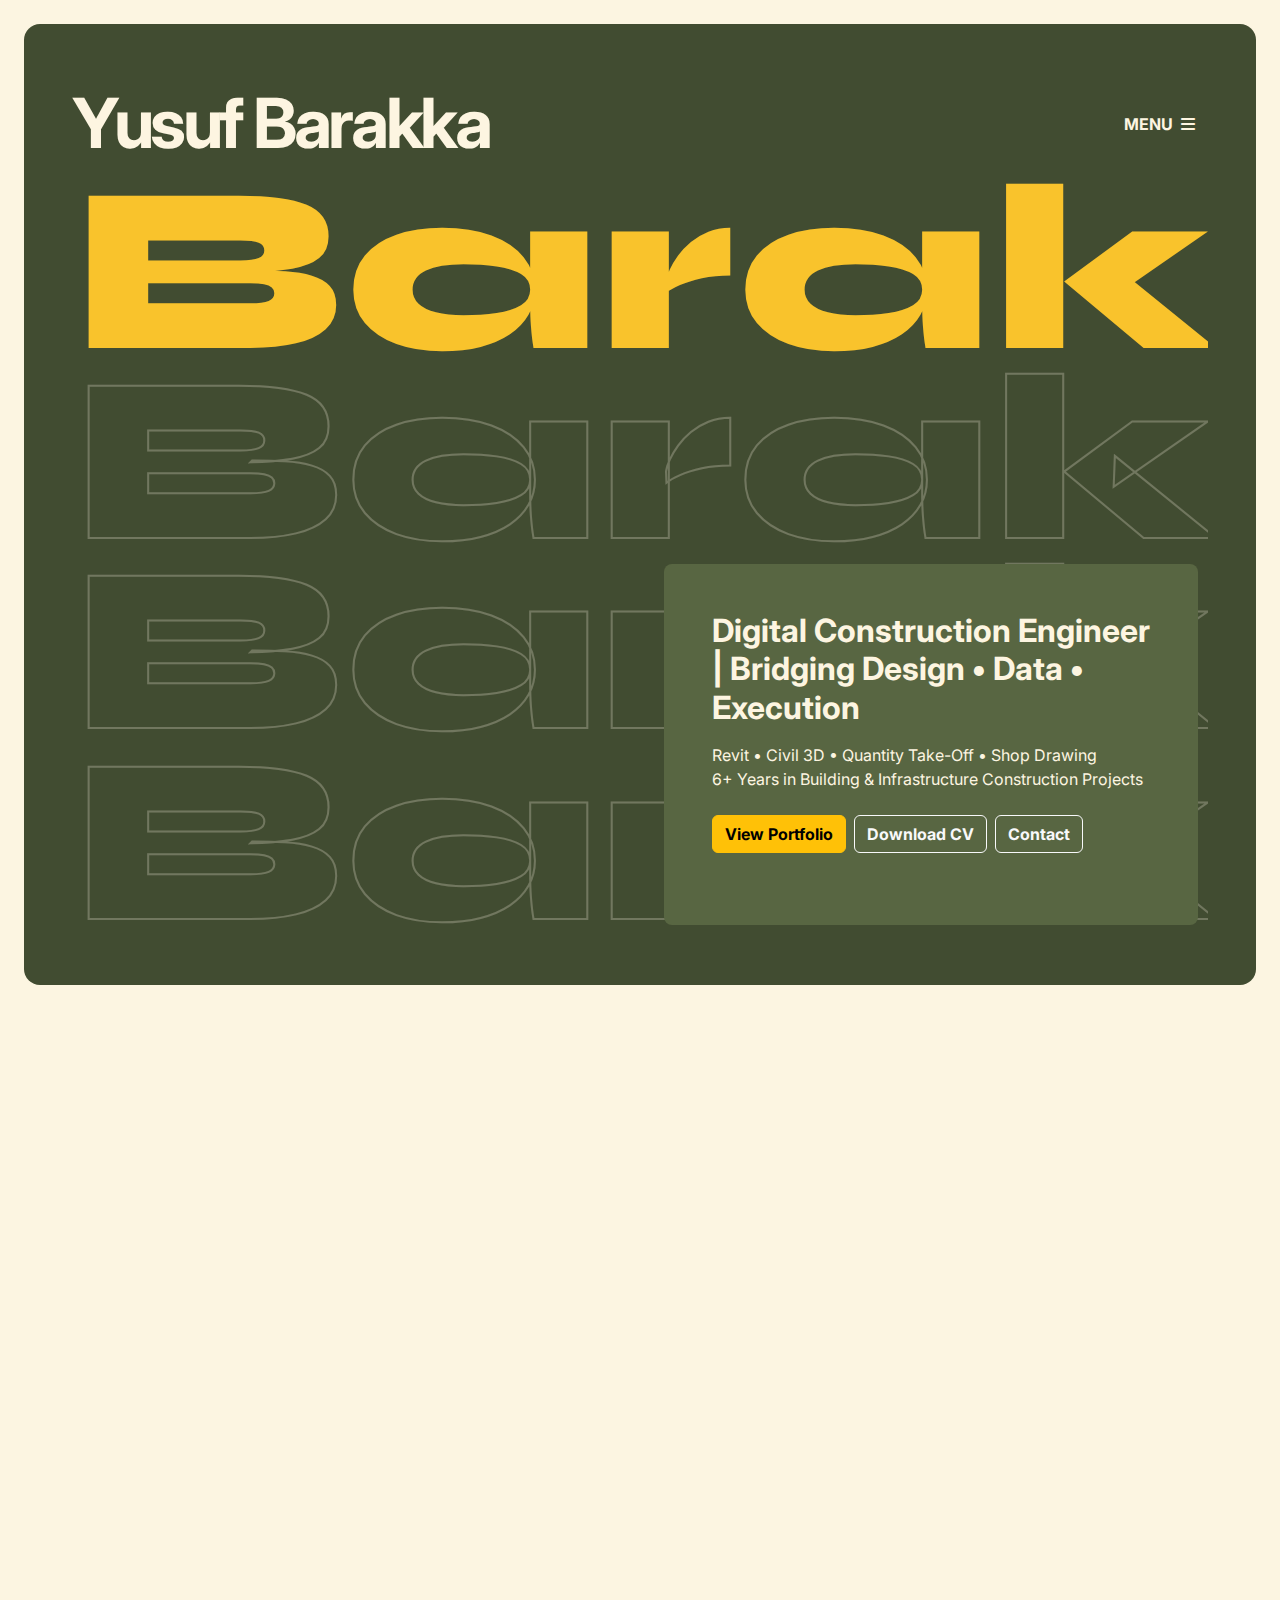
<file: index.html>
<!DOCTYPE html>
<html lang="en">

<head>
  <meta charset="utf-8" />
  <meta name="viewport" content="width=device-width, initial-scale=1" />
  <title>Yusuf Barakka - Portfolio</title>
  <!-- Bootstrap CSS -->
  <link href="https://cdn.jsdelivr.net/npm/bootstrap@5.3.0/dist/css/bootstrap.min.css" rel="stylesheet" />
  <!-- Google Fonts -->
  <link href="https://fonts.googleapis.com/css2?family=Syne:wght@800&family=Inter:wght@400;600;700;800&display=swap"
    rel="stylesheet" />
  <!-- Font Awesome for icons -->
  <link rel="stylesheet" href="https://cdnjs.cloudflare.com/ajax/libs/font-awesome/6.4.0/css/all.min.css" />
  <!-- AOS Animation CSS -->
  <link href="https://unpkg.com/aos@2.3.1/dist/aos.css" rel="stylesheet" />
  <!-- Swiper JS CSS -->
  <link rel="stylesheet" href="https://cdn.jsdelivr.net/npm/swiper@11/swiper-bundle.min.css" />
  <!-- custom style CSS -->
  <link rel="stylesheet" href="style.css">
</head>


<body>
  <svg xmlns="http://www.w3.org/2000/svg" style="display: none;">
    <symbol xmlns="http://www.w3.org/2000/svg" id="instagram" viewBox="0 0 15 15">
      <path fill="none" stroke="currentColor"
        d="M11 3.5h1M4.5.5h6a4 4 0 0 1 4 4v6a4 4 0 0 1-4 4h-6a4 4 0 0 1-4-4v-6a4 4 0 0 1 4-4Zm3 10a3 3 0 1 1 0-6a3 3 0 0 1 0 6Z" />
    </symbol>
    <symbol xmlns="http://www.w3.org/2000/svg" id="facebook" viewBox="0 0 15 15">
      <path fill="none" stroke="currentColor"
        d="M7.5 14.5a7 7 0 1 1 0-14a7 7 0 0 1 0 14Zm0 0v-8a2 2 0 0 1 2-2h.5m-5 4h5" />
    </symbol>
    <symbol xmlns="http://www.w3.org/2000/svg" id="twitter" viewBox="0 0 15 15">
      <path fill="currentColor"
        d="m14.478 1.5l.5-.033a.5.5 0 0 0-.871-.301l.371.334Zm-.498 2.959a.5.5 0 1 0-1 0h1Zm-6.49.082h-.5h.5Zm0 .959h.5h-.5Zm-6.99 7V12a.5.5 0 0 0-.278.916L.5 12.5Zm.998-11l.469-.175a.5.5 0 0 0-.916-.048l.447.223Zm3.994 9l.354.353a.5.5 0 0 0-.195-.827l-.159.474Zm7.224-8.027l-.37.336l.18.199l.265-.04l-.075-.495Zm1.264-.94c.051.778.003 1.25-.123 1.606c-.122.345-.336.629-.723 1l.692.722c.438-.42.776-.832.974-1.388c.193-.546.232-1.178.177-2.006l-.998.066Zm0 3.654V4.46h-1v.728h1Zm-6.99-.646V5.5h1v-.959h-1Zm0 .959V6h1v-.5h-1ZM10.525 1a3.539 3.539 0 0 0-3.537 3.541h1A2.539 2.539 0 0 1 10.526 2V1Zm2.454 4.187C12.98 9.503 9.487 13 5.18 13v1c4.86 0 8.8-3.946 8.8-8.813h-1ZM1.03 1.675C1.574 3.127 3.614 6 7.49 6V5C4.174 5 2.421 2.54 1.966 1.325l-.937.35Zm.021-.398C.004 3.373-.157 5.407.604 7.139c.759 1.727 2.392 3.055 4.73 3.835l.317-.948c-2.155-.72-3.518-1.892-4.132-3.29c-.612-1.393-.523-3.11.427-5.013l-.895-.446Zm4.087 8.87C4.536 10.75 2.726 12 .5 12v1c2.566 0 4.617-1.416 5.346-2.147l-.708-.706Zm7.949-8.009A3.445 3.445 0 0 0 10.526 1v1c.721 0 1.37.311 1.82.809l.74-.671Zm-.296.83a3.513 3.513 0 0 0 2.06-1.134l-.744-.668a2.514 2.514 0 0 1-1.466.813l.15.989ZM.222 12.916C1.863 14.01 3.583 14 5.18 14v-1c-1.63 0-3.048-.011-4.402-.916l-.556.832Z" />
    </symbol>
    <symbol xmlns="http://www.w3.org/2000/svg" id="pinterest" viewBox="0 0 15 15">
      <path fill="none" stroke="currentColor"
        d="m4.5 13.5l3-7m-3.236 3a2.989 2.989 0 0 1-.764-2V7A3.5 3.5 0 0 1 7 3.5h1A3.5 3.5 0 0 1 11.5 7v.5a3 3 0 0 1-3 3a2.081 2.081 0 0 1-1.974-1.423L6.5 9m1 5.5a7 7 0 1 1 0-14a7 7 0 0 1 0 14Z" />
    </symbol>
    <symbol xmlns="http://www.w3.org/2000/svg" id="youtube" viewBox="0 0 15 15">
      <path fill="currentColor"
        d="m1.61 12.738l-.104.489l.105-.489Zm11.78 0l.104.489l-.105-.489Zm0-10.476l.104-.489l-.105.489Zm-11.78 0l.106.489l-.105-.489ZM6.5 5.5l.277-.416A.5.5 0 0 0 6 5.5h.5Zm0 4H6a.5.5 0 0 0 .777.416L6.5 9.5Zm3-2l.277.416a.5.5 0 0 0 0-.832L9.5 7.5ZM0 3.636v7.728h1V3.636H0Zm15 7.728V3.636h-1v7.728h1ZM1.506 13.227c3.951.847 8.037.847 11.988 0l-.21-.978a27.605 27.605 0 0 1-11.568 0l-.21.978ZM13.494 1.773a28.606 28.606 0 0 0-11.988 0l.21.978a27.607 27.607 0 0 1 11.568 0l.21-.978ZM15 3.636c0-.898-.628-1.675-1.506-1.863l-.21.978c.418.09.716.458.716.885h1Zm-1 7.728a.905.905 0 0 1-.716.885l.21.978A1.905 1.905 0 0 0 15 11.364h-1Zm-14 0c0 .898.628 1.675 1.506 1.863l.21-.978A.905.905 0 0 1 1 11.364H0Zm1-7.728c0-.427.298-.796.716-.885l-.21-.978A1.905 1.905 0 0 0 0 3.636h1ZM6 5.5v4h1v-4H6Zm.777 4.416l3-2l-.554-.832l-3 2l.554.832Zm3-2.832l-3-2l-.554.832l3 2l.554-.832Z" />
    </symbol>
    <symbol xmlns="http://www.w3.org/2000/svg" id="dribble" viewBox="0 0 15 15">
      <path fill="none" stroke="currentColor" stroke-linecap="round" stroke-linejoin="round"
        d="M4.839 1.024c3.346 4.041 5.096 7.922 5.704 12.782M.533 6.82c5.985-.138 9.402-1.083 11.97-4.216M2.7 12.594c3.221-4.902 7.171-5.65 11.755-4.293M14.5 7.5a7 7 0 1 0-14 0a7 7 0 0 0 14 0Z" />
    </symbol>
    <symbol xmlns="http://www.w3.org/2000/svg" id="calendar" viewBox="0 0 24 24">
      <g fill="none" stroke="currentColor" stroke-linecap="round" stroke-linejoin="round" stroke-width="2">
        <rect width="20" height="18" x="2" y="4" rx="4" />
        <path d="M8 2v4m8-4v4M2 10h20" />
      </g>
    </symbol>
    <symbol xmlns="http://www.w3.org/2000/svg" id="shopping-bag" viewBox="0 0 24 24">
      <g fill="none" stroke="currentColor" stroke-linecap="round" stroke-linejoin="round" stroke-width="2">
        <path
          d="M3.977 9.84A2 2 0 0 1 5.971 8h12.058a2 2 0 0 1 1.994 1.84l.803 10A2 2 0 0 1 18.833 22H5.167a2 2 0 0 1-1.993-2.16l.803-10Z" />
        <path d="M16 11V6a4 4 0 0 0-4-4v0a4 4 0 0 0-4 4v5" />
      </g>
    </symbol>
    <symbol xmlns="http://www.w3.org/2000/svg" id="gift" viewBox="0 0 24 24">
      <g fill="none" stroke="currentColor" stroke-linecap="round" stroke-linejoin="round" stroke-width="2">
        <rect width="18" height="14" x="3" y="8" rx="2" />
        <path d="M12 5a3 3 0 1 0-3 3m6 0a3 3 0 1 0-3-3m0 0v17m9-7H3" />
      </g>
    </symbol>
    <symbol xmlns="http://www.w3.org/2000/svg" id="arrow-cycle" viewBox="0 0 24 24">
      <g fill="none" stroke="currentColor" stroke-linecap="round" stroke-linejoin="round" stroke-width="2">
        <path
          d="M22 12c0 6-4.39 10-9.806 10C7.792 22 4.24 19.665 3 16m-1-4C2 6 6.39 2 11.806 2C16.209 2 19.76 4.335 21 8" />
        <path d="m7 17l-4-1l-1 4M17 7l4 1l1-4" />
      </g>
    </symbol>
    <symbol xmlns="http://www.w3.org/2000/svg" id="link" viewBox="0 0 24 24">
      <path fill="currentColor"
        d="M12 19a1 1 0 1 0-1-1a1 1 0 0 0 1 1Zm5 0a1 1 0 1 0-1-1a1 1 0 0 0 1 1Zm0-4a1 1 0 1 0-1-1a1 1 0 0 0 1 1Zm-5 0a1 1 0 1 0-1-1a1 1 0 0 0 1 1Zm7-12h-1V2a1 1 0 0 0-2 0v1H8V2a1 1 0 0 0-2 0v1H5a3 3 0 0 0-3 3v14a3 3 0 0 0 3 3h14a3 3 0 0 0 3-3V6a3 3 0 0 0-3-3Zm1 17a1 1 0 0 1-1 1H5a1 1 0 0 1-1-1v-9h16Zm0-11H4V6a1 1 0 0 1 1-1h1v1a1 1 0 0 0 2 0V5h8v1a1 1 0 0 0 2 0V5h1a1 1 0 0 1 1 1ZM7 15a1 1 0 1 0-1-1a1 1 0 0 0 1 1Zm0 4a1 1 0 1 0-1-1a1 1 0 0 0 1 1Z" />
    </symbol>
    <symbol xmlns="http://www.w3.org/2000/svg" id="arrow-left" viewBox="0 0 24 24">
      <path fill="currentColor"
        d="M17 11H9.41l3.3-3.29a1 1 0 1 0-1.42-1.42l-5 5a1 1 0 0 0-.21.33a1 1 0 0 0 0 .76a1 1 0 0 0 .21.33l5 5a1 1 0 0 0 1.42 0a1 1 0 0 0 0-1.42L9.41 13H17a1 1 0 0 0 0-2Z" />
    </symbol>
    <symbol xmlns="http://www.w3.org/2000/svg" id="arrow-right" viewBox="0 0 24 24">
      <path fill="currentColor"
        d="M17.92 11.62a1 1 0 0 0-.21-.33l-5-5a1 1 0 0 0-1.42 1.42l3.3 3.29H7a1 1 0 0 0 0 2h7.59l-3.3 3.29a1 1 0 0 0 0 1.42a1 1 0 0 0 1.42 0l5-5a1 1 0 0 0 .21-.33a1 1 0 0 0 0-.76Z" />
    </symbol>
    <symbol xmlns="http://www.w3.org/2000/svg" id="play" viewBox="0 0 24 24">
      <g fill="none" fill-rule="evenodd">
        <path
          d="M24 0v24H0V0h24ZM12.593 23.258l-.011.002l-.071.035l-.02.004l-.014-.004l-.071-.035c-.01-.004-.019-.001-.024.005l-.004.01l-.017.428l.005.02l.01.013l.104.074l.015.004l.012-.004l.104-.074l.012-.016l.004-.017l-.017-.427c-.002-.01-.009-.017-.017-.018Zm.265-.113l-.013.002l-.185.093l-.01.01l-.003.011l.018.43l.005.012l.008.007l.201.093c.012.004.023 0 .029-.008l.004-.014l-.034-.614c-.003-.012-.01-.02-.02-.022Zm-.715.002a.023.023 0 0 0-.027.006l-.006.014l-.034.614c0 .012.007.02.017.024l.015-.002l.201-.093l.01-.008l.004-.011l.017-.43l-.003-.012l-.01-.01l-.184-.092Z" />
        <path fill="currentColor"
          d="M5.669 4.76a1.469 1.469 0 0 1 2.04-1.177c1.062.454 3.442 1.533 6.462 3.276c3.021 1.744 5.146 3.267 6.069 3.958c.788.591.79 1.763.001 2.356c-.914.687-3.013 2.19-6.07 3.956c-3.06 1.766-5.412 2.832-6.464 3.28c-.906.387-1.92-.2-2.038-1.177c-.138-1.142-.396-3.735-.396-7.237c0-3.5.257-6.092.396-7.235Z" />
      </g>
    </symbol>
    <symbol xmlns="http://www.w3.org/2000/svg" id="category" viewBox="0 0 24 24">
      <path fill="currentColor"
        d="M19 5.5h-6.28l-.32-1a3 3 0 0 0-2.84-2H5a3 3 0 0 0-3 3v13a3 3 0 0 0 3 3h14a3 3 0 0 0 3-3v-10a3 3 0 0 0-3-3Zm1 13a1 1 0 0 1-1 1H5a1 1 0 0 1-1-1v-13a1 1 0 0 1 1-1h4.56a1 1 0 0 1 .95.68l.54 1.64a1 1 0 0 0 .95.68h7a1 1 0 0 1 1 1Z" />
    </symbol>
    <symbol xmlns="http://www.w3.org/2000/svg" id="calendar" viewBox="0 0 24 24">
      <path fill="currentColor"
        d="M19 4h-2V3a1 1 0 0 0-2 0v1H9V3a1 1 0 0 0-2 0v1H5a3 3 0 0 0-3 3v12a3 3 0 0 0 3 3h14a3 3 0 0 0 3-3V7a3 3 0 0 0-3-3Zm1 15a1 1 0 0 1-1 1H5a1 1 0 0 1-1-1v-7h16Zm0-9H4V7a1 1 0 0 1 1-1h2v1a1 1 0 0 0 2 0V6h6v1a1 1 0 0 0 2 0V6h2a1 1 0 0 1 1 1Z" />
    </symbol>
    <symbol xmlns="http://www.w3.org/2000/svg" id="heart" viewBox="0 0 24 24">
      <path fill="currentColor"
        d="M20.16 4.61A6.27 6.27 0 0 0 12 4a6.27 6.27 0 0 0-8.16 9.48l7.45 7.45a1 1 0 0 0 1.42 0l7.45-7.45a6.27 6.27 0 0 0 0-8.87Zm-1.41 7.46L12 18.81l-6.75-6.74a4.28 4.28 0 0 1 3-7.3a4.25 4.25 0 0 1 3 1.25a1 1 0 0 0 1.42 0a4.27 4.27 0 0 1 6 6.05Z" />
    </symbol>
    <symbol xmlns="http://www.w3.org/2000/svg" id="plus" viewBox="0 0 24 24">
      <path fill="currentColor" d="M19 11h-6V5a1 1 0 0 0-2 0v6H5a1 1 0 0 0 0 2h6v6a1 1 0 0 0 2 0v-6h6a1 1 0 0 0 0-2Z" />
    </symbol>
    <symbol xmlns="http://www.w3.org/2000/svg" id="minus" viewBox="0 0 24 24">
      <path fill="currentColor" d="M19 11H5a1 1 0 0 0 0 2h14a1 1 0 0 0 0-2Z" />
    </symbol>
    <symbol xmlns="http://www.w3.org/2000/svg" id="cart" viewBox="0 0 24 24">
      <path fill="currentColor"
        d="M8.5 19a1.5 1.5 0 1 0 1.5 1.5A1.5 1.5 0 0 0 8.5 19ZM19 16H7a1 1 0 0 1 0-2h8.491a3.013 3.013 0 0 0 2.885-2.176l1.585-5.55A1 1 0 0 0 19 5H6.74a3.007 3.007 0 0 0-2.82-2H3a1 1 0 0 0 0 2h.921a1.005 1.005 0 0 1 .962.725l.155.545v.005l1.641 5.742A3 3 0 0 0 7 18h12a1 1 0 0 0 0-2Zm-1.326-9l-1.22 4.274a1.005 1.005 0 0 1-.963.726H8.754l-.255-.892L7.326 7ZM16.5 19a1.5 1.5 0 1 0 1.5 1.5a1.5 1.5 0 0 0-1.5-1.5Z" />
    </symbol>
    <symbol xmlns="http://www.w3.org/2000/svg" id="check" viewBox="0 0 24 24">
      <path fill="currentColor"
        d="M18.71 7.21a1 1 0 0 0-1.42 0l-7.45 7.46l-3.13-3.14A1 1 0 1 0 5.29 13l3.84 3.84a1 1 0 0 0 1.42 0l8.16-8.16a1 1 0 0 0 0-1.47Z" />
    </symbol>
    <symbol xmlns="http://www.w3.org/2000/svg" id="trash" viewBox="0 0 24 24">
      <path fill="currentColor"
        d="M10 18a1 1 0 0 0 1-1v-6a1 1 0 0 0-2 0v6a1 1 0 0 0 1 1ZM20 6h-4V5a3 3 0 0 0-3-3h-2a3 3 0 0 0-3 3v1H4a1 1 0 0 0 0 2h1v11a3 3 0 0 0 3 3h8a3 3 0 0 0 3-3V8h1a1 1 0 0 0 0-2ZM10 5a1 1 0 0 1 1-1h2a1 1 0 0 1 1 1v1h-4Zm7 14a1 1 0 0 1-1 1H8a1 1 0 0 1-1-1V8h10Zm-3-1a1 1 0 0 0 1-1v-6a1 1 0 0 0-2 0v6a1 1 0 0 0 1 1Z" />
    </symbol>
    <symbol xmlns="http://www.w3.org/2000/svg" id="star-outline" viewBox="0 0 15 15">
      <path fill="none" stroke="currentColor" stroke-linecap="round" stroke-linejoin="round"
        d="M7.5 9.804L5.337 11l.413-2.533L4 6.674l2.418-.37L7.5 4l1.082 2.304l2.418.37l-1.75 1.793L9.663 11L7.5 9.804Z" />
    </symbol>
    <symbol xmlns="http://www.w3.org/2000/svg" id="star-solid" viewBox="0 0 15 15">
      <path fill="currentColor"
        d="M7.953 3.788a.5.5 0 0 0-.906 0L6.08 5.85l-2.154.33a.5.5 0 0 0-.283.843l1.574 1.613l-.373 2.284a.5.5 0 0 0 .736.518l1.92-1.063l1.921 1.063a.5.5 0 0 0 .736-.519l-.373-2.283l1.574-1.613a.5.5 0 0 0-.283-.844L8.921 5.85l-.968-2.062Z" />
    </symbol>
    <symbol xmlns="http://www.w3.org/2000/svg" id="search" viewBox="0 0 24 24">
      <path fill="currentColor"
        d="M21.71 20.29L18 16.61A9 9 0 1 0 16.61 18l3.68 3.68a1 1 0 0 0 1.42 0a1 1 0 0 0 0-1.39ZM11 18a7 7 0 1 1 7-7a7 7 0 0 1-7 7Z" />
    </symbol>
    <symbol xmlns="http://www.w3.org/2000/svg" id="user" viewBox="0 0 24 24">
      <path fill="currentColor"
        d="M15.71 12.71a6 6 0 1 0-7.42 0a10 10 0 0 0-6.22 8.18a1 1 0 0 0 2 .22a8 8 0 0 1 15.9 0a1 1 0 0 0 1 .89h.11a1 1 0 0 0 .88-1.1a10 10 0 0 0-6.25-8.19ZM12 12a4 4 0 1 1 4-4a4 4 0 0 1-4 4Z" />
    </symbol>
    <symbol xmlns="http://www.w3.org/2000/svg" id="close" viewBox="0 0 15 15">
      <path fill="currentColor"
        d="M7.953 3.788a.5.5 0 0 0-.906 0L6.08 5.85l-2.154.33a.5.5 0 0 0-.283.843l1.574 1.613l-.373 2.284a.5.5 0 0 0 .736.518l1.92-1.063l1.921 1.063a.5.5 0 0 0 .736-.519l-.373-2.283l1.574-1.613a.5.5 0 0 0-.283-.844L8.921 5.85l-.968-2.062Z" />
    </symbol>
    <symbol xmlns="http://www.w3.org/2000/svg" id="quote" viewBox="0 0 448 512">
      <path fill="currentColor"
        d="M0 216C0 149.7 53.7 96 120 96h8c17.7 0 32 14.3 32 32s-14.3 32-32 32h-8c-30.9 0-56 25.1-56 56v8h64c35.3 0 64 28.7 64 64v64c0 35.3-28.7 64-64 64H64c-35.3 0-64-28.7-64-64V216zm256 0c0-66.3 53.7-120 120-120h8c17.7 0 32 14.3 32 32s-14.3 32-32 32h-8c-30.9 0-56 25.1-56 56v8h64c35.3 0 64 28.7 64 64v64c0 35.3-28.7 64-64 64h-64c-35.3 0-64-28.7-64-64V216z" />
    </symbol>
    <symbol xmlns="http://www.w3.org/2000/svg" id="folder" viewBox="0 0 18 18" fill="none">
      <path
        d="M14.0946 4.04689H9.56953L9.33895 3.3259C9.18947 2.90285 8.9122 2.53678 8.54555 2.27842C8.1789 2.02006 7.74102 1.8822 7.29258 1.88393H4.00687C3.43356 1.88393 2.88374 2.11181 2.47835 2.51744C2.07296 2.92308 1.84521 3.47324 1.84521 4.04689V13.4197C1.84521 13.9934 2.07296 14.5435 2.47835 14.9492C2.88374 15.3548 3.43356 15.5827 4.00687 15.5827H14.0946C14.6679 15.5827 15.2177 15.3548 15.6231 14.9492C16.0285 14.5435 16.2562 13.9934 16.2562 13.4197V6.20985C16.2562 5.6362 16.0285 5.08604 15.6231 4.68041C15.2177 4.27477 14.6679 4.04689 14.0946 4.04689ZM14.8151 13.4197C14.8151 13.6109 14.7392 13.7943 14.6041 13.9295C14.469 14.0648 14.2857 14.1407 14.0946 14.1407H4.00687C3.81577 14.1407 3.63249 14.0648 3.49736 13.9295C3.36223 13.7943 3.28632 13.6109 3.28632 13.4197V4.04689C3.28632 3.85567 3.36223 3.67229 3.49736 3.53707C3.63249 3.40186 3.81577 3.3259 4.00687 3.3259H7.29258C7.44364 3.32551 7.591 3.37264 7.71384 3.46061C7.83667 3.54859 7.92877 3.67297 7.97711 3.81617L8.3662 4.99859C8.41454 5.1418 8.50664 5.26618 8.62947 5.35415C8.75231 5.44213 8.89967 5.48925 9.05073 5.48886H14.0946C14.2857 5.48886 14.469 5.56483 14.6041 5.70004C14.7392 5.83525 14.8151 6.01863 14.8151 6.20985V13.4197Z"
        fill="black" />
    </symbol>
    <symbol xmlns="http://www.w3.org/2000/svg" id="clock" viewBox="0 0 18 18" fill="none">
      <path
        d="M11.0931 9.19042L9.58134 8.3173V5.12838C9.58134 4.93716 9.50543 4.75377 9.3703 4.61856C9.23517 4.48335 9.05189 4.40739 8.86079 4.40739C8.66969 4.40739 8.48641 4.48335 8.35128 4.61856C8.21615 4.75377 8.14024 4.93716 8.14024 5.12838V8.73331C8.14024 8.85987 8.17354 8.9842 8.23678 9.0938C8.30002 9.2034 8.39098 9.29441 8.50051 9.35769L10.3725 10.4392C10.4545 10.4873 10.5452 10.5186 10.6393 10.5315C10.7335 10.5444 10.8292 10.5385 10.9211 10.5142C11.013 10.4899 11.0991 10.4477 11.1746 10.3899C11.2501 10.3322 11.3134 10.26 11.3609 10.1777C11.4084 10.0953 11.4392 10.0044 11.4515 9.91012C11.4637 9.81583 11.4572 9.72004 11.4323 9.62828C11.4074 9.53652 11.3646 9.45059 11.3064 9.37544C11.2482 9.3003 11.1757 9.23741 11.0931 9.19042ZM8.86079 1.52344C7.43567 1.52344 6.04256 1.94629 4.85762 2.73852C3.67268 3.53075 2.74913 4.65678 2.20376 5.97421C1.6584 7.29165 1.5157 8.74131 1.79373 10.1399C2.07175 11.5385 2.75801 12.8231 3.76572 13.8315C4.77343 14.8398 6.05733 15.5265 7.45506 15.8047C8.8528 16.0828 10.3016 15.9401 11.6182 15.3944C12.9349 14.8487 14.0602 13.9246 14.852 12.7389C15.6437 11.5532 16.0663 10.1593 16.0663 8.73331C16.0642 6.82178 15.3044 4.98914 13.9535 3.63748C12.6027 2.28582 10.7712 1.52554 8.86079 1.52344ZM8.86079 14.5012C7.7207 14.5012 6.60621 14.1629 5.65826 13.5291C4.7103 12.8954 3.97146 11.9945 3.53517 10.9406C3.09887 9.88665 2.98472 8.72691 3.20714 7.60805C3.42956 6.48919 3.97857 5.46145 4.78474 4.65479C5.5909 3.84814 6.61802 3.2988 7.73621 3.07624C8.8544 2.85369 10.0134 2.96791 11.0667 3.40447C12.12 3.84103 13.0203 4.58031 13.6537 5.52884C14.2871 6.47737 14.6252 7.59253 14.6252 8.73331C14.6233 10.2625 14.0154 11.7284 12.9347 12.8097C11.8541 13.891 10.389 14.4993 8.86079 14.5012Z"
        fill="black" />
    </symbol>
  </svg>
  <!-- Fullscreen Menu Overlay -->
  <div id="fullscreenMenu" class="fullscreen-menu-overlay">
    <div class="container h-100">
      <div class="row h-100 align-items-center">
        <div class="col-lg-7">
          <button id="closeMenuBtn" class="close-menu-btn position-absolute top-0 end-0 m-4">
            <i class="fas fa-times fs-1"></i>
          </button>

          <nav class="fullscreen-menu-nav">
            <ul class="list-unstyled">
              <li><a href="index.html" class="menu-link">Home</a> </li>
              <li><a href="about.html" class="menu-link">About</a> </li>   
              <li><a href="services.html" class="menu-link">Services</a> </li>          
              <li><a href="portofolio.html" class="menu-link">Portfolio</a> </li>
              <li><a href="blog.html" class="menu-link">Blog</a></li>
              <li><a href="contact.html" class="menu-link">Contact</a> </li>
            </ul>
          </nav>

          <div class="menu-social-links mt-5">
            <a href="https://www.linkedin.com/in/yusuf-barakka-0155171b4/" class="social-link"><i class="fab fa-linkedin"></i></a>
            <a href="https://www.instagram.com/_yusufbarakka/" class="social-link"><i class="fab fa-instagram"></i></a>
            <a href="https://wa.me/6285240854065" class="social-link"><i class="fab fa-whatsapp"></i></a>
            <a href="https://t.me/yusufbarakka" class="social-link"><i class="fab fa-telegram"></i></a>
          </div>
        </div>
        <div class="col-lg-5 text-white py-3">
            <p class="fs-3">Thanks for Coming </p>
            <p>
              Pangkep, Sulawesi Selatan <br>
              +62 852 4084 4065 <br>
              yusubarakka@gmail.com <br>
              Indonesia
            </p>
            
        </div>
        </div>
      </div>
    </div>
  </div>

 <!-- Header/Hero Section -->
<header class="position-relative">
  <div class="bg-dark-custom p-2 p-lg-5 m-3 m-lg-4 rounded-4">

    <nav class="d-flex justify-content-between">
      <a href="index.html" class="text-light-custom content-title fw-bold d-inline-block text-decoration-none">
        Yusuf Barakka
      </a>
      <button class="menu-toggle-btn btn d-flex align-items-center gap-2">
        <span class="text-light-custom fw-bold">MENU</span>
        <i class="fas fa-bars text-light-custom"></i>
      </button>
    </nav>

    <!-- Name Branding -->
    <div class="w-100 text-center overflow-hidden">
      <div class="syne-font hero-title text-yellow">Barakka</div>
      <div class="syne-font hero-title hero-bg-text">Barakka</div>
      <div class="syne-font hero-title hero-bg-text">Barakka</div>
      <div class="syne-font hero-title hero-bg-text">Barakka</div>
    </div>

    <!-- Professional Identity & CTA -->
    <div class="banner-content">
      <div class="container">
        <div class="row g-lg-5">
          <div class="col-md-6"></div>
          <div class="col-md-6">
            <div class="m-0 bg-primary-subtle p-4 p-lg-5 rounded-3">
              <h2 class="text-light-custom fw-bold mb-3">
                Digital Construction Engineer | Bridging Design • Data • Execution
              </h2>

              <p class="text-light-custom mb-4">
                Revit • Civil 3D • Quantity Take-Off • Shop Drawing <br>
                6+ Years in Building & Infrastructure Construction Projects
              </p>

              <div class="d-flex flex-wrap gap-2 mb-4">
                <a href="portofolio.html" class="btn btn-warning fw-bold">View Portfolio</a>
                <a href="about/CV-YusufBarakka-EN.pdf" download="CV-YusufBarakka" class="btn btn-outline-light fw-bold"> Download CV</a>
                <a href="https://wa.me/6285240854065" class="btn btn-outline-light fw-bold">Contact</a>
                </div>


            </div>
          </div>
        </div>
      </div>
    </div>

  </div>
</header>


  <!-- About Section -->
  <section class="py-5 my-5 position-relative">
    <div class="container">
      <div class="row g-lg-5">
        <div class="banner-image col-md-6" data-aos="clip-bottom" data-aos-duration="1000">
          <img src="images/profile-yusufbarakka.jpg" class="img-fluid" alt="Yusuf Barakka" />
        </div>
        <div class="col-md-6" data-aos="clip-top" data-aos-delay="1000">
          <div class="content-title mb-4 fw-bold">About 'Yusuf Barakka'</div>
          <blockquote class="fst-italic fs-4 mb-4">
            "Fortis Fortuna Adiuvat."
          </blockquote>
          <p class="mb-4">
            Hi, I'm Civil engineering professional with over 6 years of experience in national infrastructure projects, including water supply systems, airport obstacle clearing, and transmission pipelines. Skilled in technical drawing, field supervision, project documentation, and cross-team coordination.  Reliable, detail-oriented, and able to work both independently and in teams.
          </p>
          <p class="mb-5">
            Expertise in Ifrastructur Project with Autodesk Tools <br />Civil 3D, Revit, Infraworks, Navisworks and Autodesk Cloud Center (CDE).
          </p>
          <a href="about.html" class="btn btn-custom d-inline-flex align-items-center gap-2">
            <span>More About Me</span>
            <i class="fas fa-arrow-right"></i>
          </a>
        </div>
      </div>
    </div>
  </section>

  <!-- Experiences Section -->
  <section class="py-5 my-5 position-relative overflow-hidden">
    <div class="container position-relative h-100">
      <div class="position-absolute top-0 start-100 translate-middle-x">
        <div class="syne-font section-title" data-aos="fade-up">Experiences</div>
        <div class="syne-font section-title section-title-bg" data-aos="fade-up" data-aos-delay="200">Experiences</div>
        <div class="syne-font section-title section-title-bg" data-aos="fade-up" data-aos-delay="400">Experiences</div>
      </div>

      <div class="container">
        <div class="row">
          <div class="col-md-6 py-5">

            <div class="bg-light-alt p-5 mt-5 rounded-4 overflow-hidden" data-aos="clip-top" data-aos-delay="1000">
              <div class="content-title mb-4 fw-bold">Experiences</div>

              <div class="mb-5">
                <div class="date-text mb-2">2025 - Project: Flood Control Development of Bengkulu River, Bengkulu City</div>
                <h3 class="subtitle mb-2">Drafter, Autodesk Civil 3D dan Revit</h3>
                <p>
                  Prepared shop drawings and as-built drawings. </br>
                  Communicated with site and design Engineer.
                </p>
              </div>

              <div class="mb-5">
                <div class="date-text mb-2">2024 - Project: Construction of Transmission Channel and Water Supply Facilities – Cikalong, Bandung Regency </div>
                <h3 class="subtitle mb-2">Drafter, Autodesk Civil 3D dan Revit</h3>
                <p>
                  Prepared shop drawings and as-built drawings. </br>
                  Communicated with site and design Engineer.
                </p>
              </div>

              <div class="mb-5">
                <div class="date-text mb-2">2023 - Project: Optimization of SPAM KSPN Mandalika Phase I, East Lombok Regency</div>
                <h3 class="subtitle mb-2">Drafter, Autodesk Civil 3D</h3>
                <p>
                  Prepared shop drawings and as-built drawings. </br>
                  Communicated with site and design teams.
                </p>
              </div>

              <div class="mb-5">
                <div class="date-text mb-2">2022 - Project: Water Network Project – Karalloe Dam, Jeneponto Regency</div>
                <h3 class="subtitle mb-2">Drafter, Autodesk Civil 3D</h3>
                <p>
                  Produced technical drawings. </br>
                  Quantity take-off and plan updates. </br>
                  Collaborated with site supervisors and engineers.
                </p>
              </div>

              <div class="mb-5">
                <div class="date-text mb-2">2020 to 2021 - Project: Obstacle Removal – Buntu Kunik Airport, Tana Toraja Regency </div>
                <h3 class="subtitle mb-2">Project Administrator</h3>
                <p>
                   Managed contracts, addendums, and payment claims. </br>
                   Created daily, weekly, and monthly reports. </br>
                   Prepared Bill of Quantity and volume backup.</br>
                   Coordinated with consultants and technical teams 
                </p>
              </div>

          </div>
          <div class="col-md-6"></div>
        </div>
      </div>

    </div>
  </section>

  <!-- Education Section -->
  <section class="py-5 my-5 position-relative overflow-hidden">
    <div class="container">
      <div class="position-absolute top-0 start-50 translate-middle-x">
        <div class="syne-font section-title" data-aos="fade-up">Education</div>
        <div class="syne-font section-title section-title-bg" data-aos="fade-up" data-aos-delay="200">Education</div>
        <div class="syne-font section-title section-title-bg" data-aos="fade-up" data-aos-delay="400">Education</div>
      </div>

      <div class="row">
        <div class="col-md-6"></div>
        <div class="col-md-6 py-5">
          <div class="bg-light-alt p-5 rounded-4" data-aos="clip-bottom" data-aos-duration="1000">
            <div class="content-title mb-4 fw-bold">Education</div>

            <div class="mb-5">
              <div class="date-text mb-2">2013 - 2018</div>
              <h3 class="subtitle mb-2">Bachelors in Civil Engineer</h3>
              <p>
                Construction Services, Politeknik Negeri Ujung Pandang
              </p>
            </div>

            <div class="mb-5">
              <div class="date-text mb-2">2010 - 2013</div>
              <h3 class="subtitle mb-2">Vocational High School</h3>
              <p>
                Building Drawing Engineering, SMK Negeri 1 Minasatene
              </p>
            </div>

            </div>
          </div>
        </div>
      </div>
    </div>
  </section>

  <!-- Interests Section -->
  <section class="py-5 my-5 position-relative">
    <div class="container overflow-hidden">
      <div class="position-absolute top-0 start-50 translate-middle-x">
        <div class="syne-font section-title" data-aos="fade-up">Interests</div>
        <div class="syne-font section-title section-title-bg" data-aos="fade-up" data-aos-delay="200">Interests</div>
        <div class="syne-font section-title section-title-bg" data-aos="fade-up" data-aos-delay="400">Interests</div>
      </div>

      <div class="row">
        <div class="col-md-6 py-5">
          <div class="bg-light-alt p-5 rounded-4" data-aos="clip-bottom" data-aos-duration="1000">
            <div class="content-title mb-4 fw-bold">Interests</div>

            <div class="mb-5">
              <div class="date-text mb-2">Engineer</div>
              <h3 class="subtitle mb-2">Building Information Modeling</h3>
              <p>
                I'm interested in BIM because it is not just a design tool, but a way of thinking — a method to manage complexity through structured, efficient, and controllable data. For me, BIM is the bridge between technical precision and long-term strategy.
              </p>
            </div>

            <div>
              <div class="date-text mb-2">Management</div>
              <h3 class="subtitle mb-2">Construction Project Management </h3>
              <p>
                I'm interested in construction management because I’m fascinated by how information, people, and processes can be organized into one coherent system. I’m drawn to the idea of managing complexity through structured data, precise coordination, and strategic decision-making — turning design into execution with clarity, efficiency, and control.
              </p>
            </div>
          </div>
        </div>
        <div class="col-md-6"></div>
      </div>
    </div>
  </section>

  <!-- Skills Section with Swiper -->
  <section class="py-5 my-5 bg-yellow rounded-4 m-4">
    <div class="container">
      <h2 class="content-title text-center mb-5" data-aos="fade-up">Skills</h2>

      <!-- Swiper Skills -->
      <div class="swiper testimonialsSwiper" data-aos="fade-up" data-aos-delay="200">
        <div class="swiper-wrapper mb-5">
          <div class="swiper-slide">
            <div class="testimonial-card position-relative">
              <div class="testimonial-quote position-absolute top-0 start-0">"</div>
              <div class="position-absolute top-50 start-50 translate-middle w-100 ps-5">
                <blockquote class="fst-italic fs-4 mb-4">
                  Modeling </br>
                  Dynamic Family </br>
                  Schedule </br>
                  Quantity Take Off </br>
                  Documentation </br>
                  IFC Export </br>
                  Dynamo (D) </br>
                </blockquote>
                <div>
                  <div class="fw-bold">Revit</div>
                  <div>Autodesk</div>
                </div>
              </div>
            </div>
          </div>

          <div class="swiper-slide">
            <div class="testimonial-card position-relative">
              <div class="testimonial-quote position-absolute top-0 start-0">"</div>
              <div class="position-absolute top-50 start-50 translate-middle w-100 ps-5">
                <blockquote class="fst-italic fs-4 mb-4">
                  Modeling </br>
                  Subassembly Composer </br>
                  Plan, Profile, Section </br>
                  Quantity Take Off </br>
                  Documentation </br>
                  IFC Export (D) </br>
                  Dynamo (D) </br>
                </blockquote>
                <div>
                  <div class="fw-bold">Civil 3D</div>
                  <div>Autodesk</div>
                </div>
              </div>
            </div>
          </div>

          <div class="swiper-slide">
            <div class="testimonial-card position-relative">
              <div class="testimonial-quote position-absolute top-0 start-0">"</div>
              <div class="position-absolute top-50 start-50 translate-middle w-100 ps-5">
                <blockquote class="fst-italic fs-4 mb-4">
                  Coordination (D)</br>
                  Clash Detection (D)</br>
                  Scheduling (D)</br>
                  Quantity Take Off (D)</br>
                </blockquote>
                <div>
                  <div class="fw-bold">Navisworks</div>
                  <div>Autodesk</div>
                </div>
              </div>
            </div>
          </div>

          <div class="swiper-slide">
            <div class="testimonial-card position-relative">
              <div class="testimonial-quote position-absolute top-0 start-0">"</div>
              <div class="position-absolute top-50 start-50 translate-middle w-100 ps-5">
                <blockquote class="fst-italic fs-4 mb-4">
                  3D Terrain Modeling (D)</br>
                  Visualization (D)</br>
                  Preliminary Design (D)</br>
                </blockquote>
                <div>
                  <div class="fw-bold">Infraworks</div>
                  <div>Autodesk</div>
                </div>
              </div>
            </div>
          </div>

          <div class="swiper-slide">
            <div class="testimonial-card position-relative">
              <div class="testimonial-quote position-absolute top-0 start-0">"</div>
              <div class="position-absolute top-50 start-50 translate-middle w-100 ps-5">
                <blockquote class="fst-italic fs-4 mb-4">
                  Document Management (D)</br>
                  Cloud Collaboration (D)</br>
                  Naming Standard Implementation </br>
                </blockquote>
                <div>
                  <div class="fw-bold">Autodesk Cloud Center</div>
                  <div>Autodesk</div>
                </div>
              </div>
            </div>
          </div>

          <div class="swiper-slide">
            <div class="testimonial-card position-relative">
              <div class="testimonial-quote position-absolute top-0 start-0">"</div>
              <div class="position-absolute top-50 start-50 translate-middle w-100 ps-5">
                <blockquote class="fst-italic fs-4 mb-4">
                  Microsoft Excel </br>
                  Microsoft Word </br>
                  Microsoft Power Point </br>
                </blockquote>
                <div>
                  <div class="fw-bold">Microsoft Office</div>
                  <div>Microsoft</div>
                </div>
              </div>
            </div>
          </div>
          
          <div class="swiper-slide">
            <div class="testimonial-card position-relative">
              <div class="testimonial-quote position-absolute top-0 start-0">"</div>
              <div class="position-absolute top-50 start-50 translate-middle w-100 ps-5">
                <blockquote class="fst-italic fs-4 mb-4">
                  Scheduling </br>
                  PDM </br>
                  Earned Value </br>
                </blockquote>
                <div>
                  <div class="fw-bold">Microsoft Project</div>
                  <div>Microsoft</div>
                </div>
              </div>
            </div>
          </div>
          
          <div class="swiper-slide">
            <div class="testimonial-card position-relative">
              <div class="testimonial-quote position-absolute top-0 start-0">"</div>
              <div class="position-absolute top-50 start-50 translate-middle w-100 ps-5">
                <blockquote class="fst-italic fs-4 mb-4">
                  Augmented Reality (D)</br>
                  Virtual Reality (D) </br>
                </blockquote>
                <div>
                  <div class="fw-bold">Twinmotion</div>
                  <div>Epic Games</div>
                </div>
              </div>
            </div>
          </div>

        </div>
                
        <div class="text-start mt-3 fst-italic small opacity-75">
          *(D) Development — skills currently in progress
        </div>
        
        <!-- Add Pagination -->
        <div class="swiper-pagination"></div>

        <!-- Add Navigation -->
        <div class="swiper-button-next"></div>
        <div class="swiper-button-prev"></div>
      </div>
    </div>
  </section>

  <!-- Latest Works Section with Swiper -->
  <section class="py-5 my-5 position-relative">
    <div class="bg-light-alt position-absolute bottom-0 start-0 w-100" style="height: 50%; border-radius: 20px;"></div>

    <div class="container position-relative">
      <h2 class="content-title text-center mb-5" data-aos="fade-up">My Latest Works</h2>

      <!-- Swiper Works -->
      <div class="swiper worksSwiper mb-5" data-aos="fade-up" data-aos-delay="200">
        <div class="swiper-wrapper">

          <div class="swiper-slide">
            <div class="card card-custom">
             <a href="https://3dviewer.net/#model=https://cdn.jsdelivr.net/gh/yusufbarakka/Works/ifc/25-bengkulu-rumah-pompa.ifc" target="_blank">
                <img src="images/rvt.webp" class="img-fluid" alt="Pekerjaan Rumah Pompa" />
              </a>
              <div class="card-body text-center">
                <div class="date-text mb-2">Autodesk Revit</div>
                <h3 class="subtitle">Pekerjaan Rumah Pompa</h3>
              </div>
            </div>
          </div>

          <div class="swiper-slide">
            <div class="card card-custom">
              <a href="https://3dviewer.net/#model=https://cdn.jsdelivr.net/gh/yusufbarakka/Works/ifc/25-bengkulu-pintu-air.ifc" target="_blank">
                <img src="images/rvt.webp" class="img-fluid" alt="Pekerjaan Pintu Air" />
              </a>
              <div class="card-body text-center">
                <div class="date-text mb-2">Autodesk Revit</div>
                <h3 class="subtitle">Pekerjaan Pintu Air</h3>
              </div>
            </div>
          </div>

          <div class="swiper-slide">
            <div class="card card-custom">
              <a href="https://3dviewer.net/#model=https://cdn.jsdelivr.net/gh/yusufbarakka/Works/ifc/25-bengkulu-box-culvert.ifc" target="_blank">
                <img src="images/rvt.webp" class="img-fluid" alt="Pekerjaan Box Culvert" />
              </a>
              <div class="card-body text-center">
                <div class="date-text mb-2">Autodesk Revit</div>
                <h3 class="subtitle">Pekerjaan Box Culvert</h3>
              </div>
            </div>
          </div>

          <div class="swiper-slide">
            <div class="card card-custom">
              <a href="https://cdn.jsdelivr.net/gh/yusufbarakka/Works/pdf/25-bengkulu-box-culvert.pdf" target="_blank">
                <img src="images/pdf.webp" class="img-fluid" alt="Pekerjaan Box Culvert" />
              </a>
              <div class="card-body text-center">
                <div class="date-text mb-2">Documentation</div>
                <h3 class="subtitle">Pekerjaan Box Culvert</h3>
              </div>
            </div>
          </div>

          <div class="swiper-slide">
            <div class="card card-custom">
              <a href="https://3dviewer.net/#model=https://cdn.jsdelivr.net/gh/yusufbarakka/Works/ifc/24-ars-mushollahxposjaga.ifc" target="_blank">
                <img src="images/rvt.webp" class="img-fluid" alt="Pekerjaan Rumah Pompa" />
              </a>
              <div class="card-body text-center">
                <div class="date-text mb-2">Autodesk Revit</div>
                <h3 class="subtitle">Pekerjaan Arsitek Mushollah dan Pos Jaga</h3>
              </div>
            </div>
          </div>

          <div class="swiper-slide">
            <div class="card card-custom">
              <a href="https://cdn.jsdelivr.net/gh/yusufbarakka/Works/pdf/24-ars-mushollahxposjaga.pdf" target="_blank">
                <img src="images/pdf.webp" class="img-fluid" alt="Pekerjaan Pintu Air" />
              </a>
              <div class="card-body text-center">
                <div class="date-text mb-2">Documentation</div>
                <h3 class="subtitle">Pekerjaan Arsitek Mushollah dan Pos Jaga</h3>
              </div>
            </div>
          </div>

          <div class="swiper-slide">
            <div class="card card-custom">
              <a href="https://3dviewer.net/#model=https://cdn.jsdelivr.net/gh/yusufbarakka/Works/ifc/24-str-mushollahxposjaga.ifc" target="_blank">
                <img src="images/rvt.webp" class="img-fluid" alt="Pekerjaan Box Culvert" />
              </a>
              <div class="card-body text-center">
                <div class="date-text mb-2">Autodesk Revit</div>
                <h3 class="subtitle">Pekerjaan Struktur Mushollah dan Pos Jaga</h3>
              </div>
            </div>
          </div>

          <div class="swiper-slide">
            <div class="card card-custom">
              <a href="https://cdn.jsdelivr.net/gh/yusufbarakka/Works/pdf/24-str-mushollahxposjaga.pdf" target="_blank">
                <img src="images/pdf.webp" class="img-fluid" alt="Pekerjaan Box Culvert" />
              </a>
              <div class="card-body text-center">
                <div class="date-text mb-2">Documentation</div>
                <h3 class="subtitle">Pekerjaan Struktur Mushollah dan Pos Jaga</h3>
              </div>
            </div>
          </div>

        </div>


        <!-- Add Pagination -->
        <div class="swiper-pagination"></div>

        <!-- Add Navigation -->
        <div class="swiper-button-next"></div>
        <div class="swiper-button-prev"></div>
      </div>
    </div>
  </section>

  <!-- News Certificate Section with Swiper -->
  <section class="py-5 my-5" data-aos="fade-up">
    <div class="container">
      <h2 class="content-title text-center mb-5">Certificate</h2>

      <!-- Swiper Certificate -->
      <div class="swiper articlesSwiper" data-aos="fade-up" data-aos-delay="200">
        <div class="swiper-wrapper">
          <div class="swiper-slide">
            <div class="position-relative h-100">
              <div class="bg-light-alt position-absolute bottom-0 start-0 w-100"
                style="height: 50%; border-radius: 20px;"></div>

              <div class="position-relative">
                <a href="sertificate/PRABA - REVIT (Arsitektur, Struktur, MEP).pdf" target="_blank">
                <img src="sertificate/PRABA - REVIT (Arsitektur, Struktur, MEP).jpg" class="img-fluid rounded-top-4"
                  alt="Article Image" />
                </a>
                <div class="p-4">
                  <div class="d-flex gap-4 date-text mb-3">
                    <span>Jan 21-22, 2024</span>
                    <span>-</span>
                    <span>PRABA ENGINEERING</span>
                  </div>
                  <h3 class="subtitle">Autodesk Revit Architect, Structure & M.E.P</h3>
                </div>
              </div>
            </div>
          </div>

          <div class="swiper-slide">
            <div class="position-relative h-100">
              <div class="bg-light-alt position-absolute bottom-0 start-0 w-100"
                style="height: 50%; border-radius: 20px;"></div>

              <div class="position-relative">
                <a href="sertificate/PRABA - RAVIT BRIDGE AND BOX CULVERT.pdf" target="_blank">
                <img src="sertificate/PRABA - RAVIT BRIDGE AND BOX CULVERT.jpg" class="img-fluid rounded-top-4"
                  alt="Article Image" />
                </a>
                <div class="p-4">
                  <div class="d-flex gap-4 date-text mb-3">
                    <span>Jan 24-25, 2024</span>
                    <span>-</span>
                    <span>PRABA ENGINEERING</span>
                  </div>
                  <h3 class="subtitle">Autodesk Revit For Skiew Bridge & Box Culvert</h3>
                </div>
              </div>
            </div>
          </div>

          <div class="swiper-slide">
            <div class="position-relative h-100">
              <div class="bg-light-alt position-absolute bottom-0 start-0 w-100"
                style="height: 50%; border-radius: 20px;"></div>

              <div class="position-relative">
                <a href="sertificate/PRABAxMDH - CIVIL 3D.pdf" target="_blank">
                <img src="sertificate/PRABAxMDH - CIVIL 3D.jpg" class="img-fluid rounded-top-4"
                  alt="Article Image" />
                </a>
                <div class="p-4">
                  <div class="d-flex gap-4 date-text mb-3">
                    <span>Jul 22-25, 2024</span>
                    <span>-</span>
                    <span>PRABA ENGINEERING</span>
                  </div>
                  <h3 class="subtitle">Autodesk Civil 3D For Water Infrastructure Modeling Detail</h3>
                </div>
              </div>
            </div>
          </div>

          <div class="swiper-slide">
            <div class="position-relative h-100">
              <div class="bg-light-alt position-absolute bottom-0 start-0 w-100"
                style="height: 50%; border-radius: 20px;"></div>

              <div class="position-relative">
                <a href="sertificate/PRABAxMDH - NAVISWORKS.pdf" target="_blank">
                <img src="sertificate/PRABAxMDH - NAVISWORKS.jpg" class="img-fluid rounded-top-4"
                  alt="Article Image" />
                  </a>
                <div class="p-4">
                  <div class="d-flex gap-4 date-text mb-3">
                    <span>Aug 01-04, 2024</span>
                    <span>-</span>
                    <span>PRABA ENGINEERING</span>
                  </div>
                  <h3 class="subtitle">Autodesk Navisworks For Water Infrastructure Modeling Detail</h3>
                </div>
              </div>
            </div>
          </div>

          <div class="swiper-slide">
            <div class="position-relative h-100">
              <div class="bg-light-alt position-absolute bottom-0 start-0 w-100"
                style="height: 50%; border-radius: 20px;"></div>

              <div class="position-relative">
                <a href="sertificate/PRABAxMDH - INFRAWORKS.pdf" target="_blank">
                <img src="sertificate/PRABAxMDH - INFRAWORKS.jpg" class="img-fluid rounded-top-4"
                  alt="Article Image" />
                </a>
                <div class="p-4">
                  <div class="d-flex gap-4 date-text mb-3">
                    <span>Aug 05-08, 2024</span>
                    <span>-</span>
                    <span>PRABA ENGINEERING</span>
                  </div>
                  <h3 class="subtitle">Autodesk Infraworks For Water Infrastructure Modeling Detail</h3>
                </div>
              </div>
            </div>
          </div>

          <div class="swiper-slide">
            <div class="position-relative h-100">
              <div class="bg-light-alt position-absolute bottom-0 start-0 w-100"
                style="height: 50%; border-radius: 20px;"></div>

              <div class="position-relative">
                <a href="sertificate/PRABAxMDH - ACC.pdf" target="_blank">
                <img src="sertificate/PRABAxMDH - ACC.jpg" class="img-fluid rounded-top-4"
                  alt="Article Image" />
                </a>
                <div class="p-4">
                  <div class="d-flex gap-4 date-text mb-3">
                    <span>Aug 09-12, 2024</span>
                    <span>-</span>
                    <span>PRABA ENGINEERING</span>
                  </div>
                  <h3 class="subtitle">BIM for Common Data Environment Autodesk Cloud Center</h3>
                </div>
              </div>
            </div>
          </div>
        </div>

        <!-- Add Pagination -->
        <div class="swiper-pagination"></div>

        <!-- Add Navigation -->
        <div class="swiper-button-next"></div>
        <div class="swiper-button-prev"></div>
      </div>
    </div>
  </section>

  <!-- CTA Section -->
  <section class="py-5 my-5 bg-light-alt rounded-5 m-4" data-aos="clip-bottom">
    <div class="container">
      <div class="row align-items-center">
        <div class="col-md-6" data-aos="fade-right">
          <h2 class="content-title mb-4 fw-bold">Leave A Message</h2>
          <p class="mb-4">Got something to say? Drop your message here and I’ll reply shortly.</p>
        </div>

        <div class="col-md-6" data-aos="fade-left">
          <form id="contact-form" class="d-flex flex-column gap-4">
            <input type="text" name="name" class="form-control-custom form-control" placeholder="Your name here..." required />
            <input type="email" name="email" class="form-control-custom form-control" placeholder="Your email here..." required />
            <textarea name="message" class="form-control-custom form-control" placeholder="Your message here..." rows="4" required></textarea>

            <button type="submit" class="btn btn-custom d-flex align-items-center justify-content-center gap-2">
              <span>Send Message</span>
              <i class="fas fa-arrow-right"></i>
            </button>
          </form>

          <!-- Success message -->
          <div id="success" class="mt-3 text-success fw-bold" style="display:none;">Message sent successfully!</div>
        </div>
      </div>
    </div>
  </section>

  <!-- Logos Section with Swiper -->
  <section class="py-5 my-5" data-aos="fade-up">
    <div class="container">
      <!-- Swiper Logos -->
      <div class="swiper logosSwiper">
        <div class="swiper-wrapper align-items-center">

          <div class="swiper-slide d-flex justify-content-center">
            <img src="images/pii.png" class="img-fluid" alt="linkedin" />
          </div>
          <div class="swiper-slide d-flex justify-content-center">
            <img src="images/haki.jpeg" class="img-fluid" alt="facebook" />
          </div>
          <div class="swiper-slide d-flex justify-content-center">
            <img src="images/hamki.png" class="img-fluid" alt="youtube" />
          </div>
          <div class="swiper-slide d-flex justify-content-center">
            <img src="images/i2mi.png" class="img-fluid" alt="instagram" />
          </div>
          <div class="swiper-slide d-flex justify-content-center">
            <img src="images/lpjk.jpg" class="img-fluid" alt="instagram" />
          </div>
        </div>
      </div>
    </div>
  </section>

  <!-- Footer Section -->
  <footer class="py-5 bg-dark-custom rounded-4 m-3 m-lg-4" data-aos="clip-bottom">
    <div class="container">
      <div class="row mb-5">
        <div class="col-md-3">
          <h3 class="text-light-custom content-title mb-4">Yusuf Barakka</h3>
          <p class="text-light-custom mb-4">
            Follow me you will get updates related with Civl Engineer, BIM and Construction Project Management.
          </p>
          <div class="d-flex flex-wrap gap-3">
            <a href="https://www.linkedin.com/in/yusufbarakka"><i class="fab fa-linkedin social-icon text-light-custom"></i></a>
            <a href="https://www.youtube.com/@BIMLab.Aksara"><i class="fab fa-youtube social-icon text-light-custom"></i></a>
            <a href="https://www.instagram.com/_yusufbarakka"><i class="fab fa-instagram social-icon text-light-custom"></i></a>
            <a href="https://www.tiktok.com/@_yusufbarakka"><i class="fab fa-tiktok social-icon text-light-custom"></i></a>
            <a href="https://www.facebook.com/MYBarakka"><i class="fab fa-facebook-f social-icon text-light-custom"></i></a>
            <a href="https://wa.me/6285240854065"><i class="fab fa-whatsapp social-icon text-light-custom"></i></a>
            <a href="https://t.me/yusufbarakka"><i class="fab fa-telegram social-icon text-light-custom"></i></a>
            <a href="#"><i class="fab fa-github social-icon text-light-custom"></i></a>
          </div>
        </div>

        <div class="col-md-2">
          <ul class="list-unstyled">
            <li class="mb-2"><a href="index.html" class="footer-link text-yellow">Home</a></li>
            <li class="mb-2"><a href="about.html" class="footer-link">About</a></li>
            <li class="mb-2"><a href="services.html" class="footer-link">Services</a></li>
            <li class="mb-2"><a href="portofolio.html" class="footer-link">Portfolio</a></li>
          </ul>
        </div>

        <div class="col-md-2">
          <ul class="list-unstyled">
            <li class="mb-2"><a href="blog.html" class="footer-link">Blog</a></li>
            <li class="mb-2"><a href="contact.html" class="footer-link">Contact</a></li>
          </ul>
        </div>

        <div class="col-md-5">
          <p class="text-light-custom mb-4">
            Just feel free to contact if you wanna collaborate with me, or simply have a conversation.
          </p>
          <p class="text-light-custom fst-italic fs-5"><a href="mailto:contact@yourwebsite.com"
              class="text-light-custom text-decoration-none">yusufbarakka@gmail.com</a></p>
        </div>
      </div>

      <div class="border-top border-light pt-4">
        <p class="text-light-custom text-center">
          ©2025 David. Designed by <a href="https://templatesjungle.com/" target="_blank"
            class="text-light-custom text-decoration-underline">TemplatesJungle</a>.
        </p>
      </div>
    </div>
  </footer>

  <!-- Bootstrap JS Bundle with Popper -->
  <script src="https://cdn.jsdelivr.net/npm/bootstrap@5.3.0/dist/js/bootstrap.bundle.min.js"></script>
  <!-- JQuery js -->
  <script src="js/jquery-1.11.0.min.js"></script>
  <!-- Plugins js -->
  <script src="js/plugins.js"></script>
  <!-- Script js -->
  <script src="js/script.js"></script>
  <!-- Script telegram js -->
   <script src="js/sendMessage.js"></script>
</body>

</html>
</file>
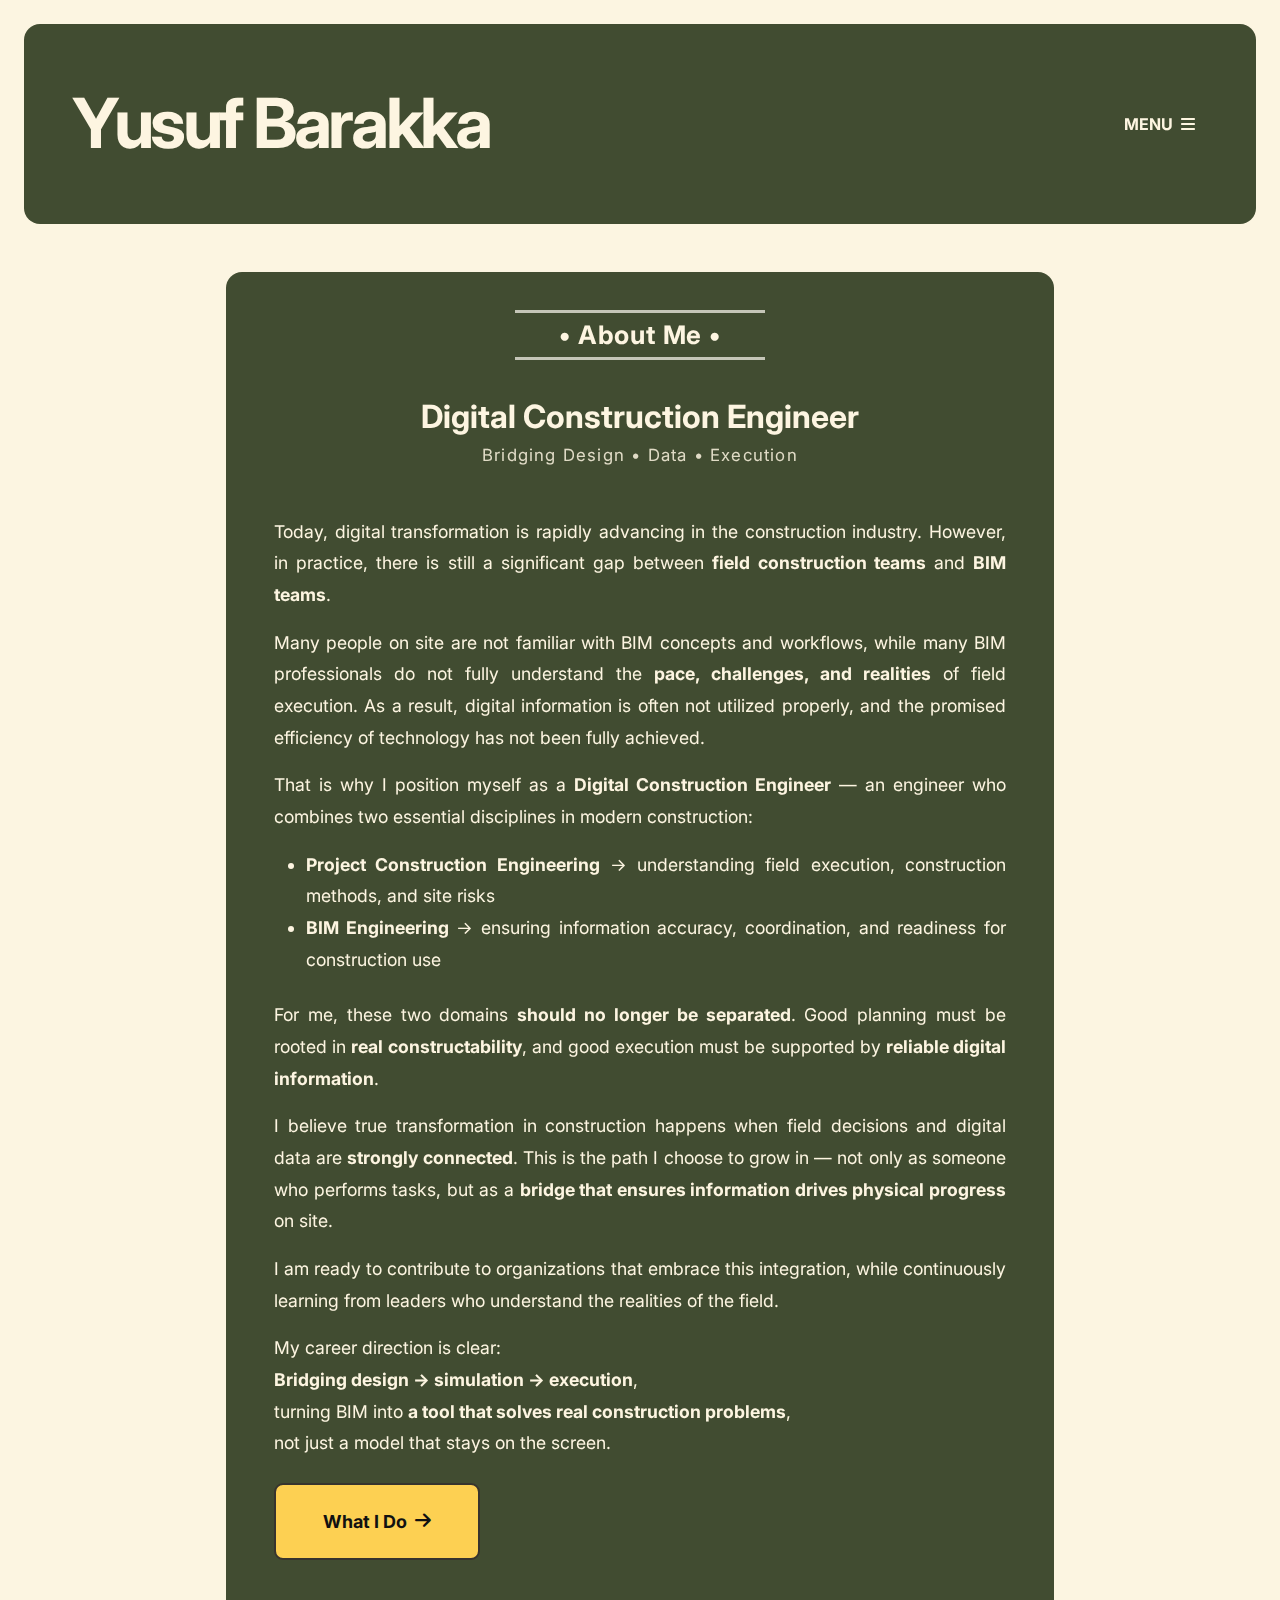
<file: about.html>
<!DOCTYPE html>
<html lang="en">

<head>
  <meta charset="utf-8" />
  <meta name="viewport" content="width=device-width, initial-scale=1" />
  <title>Yusuf Barakka - Portfolio</title>
  <!-- Bootstrap CSS -->
  <link href="https://cdn.jsdelivr.net/npm/bootstrap@5.3.0/dist/css/bootstrap.min.css" rel="stylesheet" />
  <!-- Google Fonts -->
  <link href="https://fonts.googleapis.com/css2?family=Syne:wght@800&family=Inter:wght@400;600;700;800&display=swap"
    rel="stylesheet" />
  <!-- Font Awesome for icons -->
  <link rel="stylesheet" href="https://cdnjs.cloudflare.com/ajax/libs/font-awesome/6.4.0/css/all.min.css" />
  <!-- AOS Animation CSS -->
  <link href="https://unpkg.com/aos@2.3.1/dist/aos.css" rel="stylesheet" />
  <!-- Swiper JS CSS -->
  <link rel="stylesheet" href="https://cdn.jsdelivr.net/npm/swiper@11/swiper-bundle.min.css" />
  <!-- custom style CSS -->
  <link rel="stylesheet" href="style.css">
</head>


<body>
  <svg xmlns="http://www.w3.org/2000/svg" style="display: none;">
    <symbol xmlns="http://www.w3.org/2000/svg" id="instagram" viewBox="0 0 15 15">
      <path fill="none" stroke="currentColor"
        d="M11 3.5h1M4.5.5h6a4 4 0 0 1 4 4v6a4 4 0 0 1-4 4h-6a4 4 0 0 1-4-4v-6a4 4 0 0 1 4-4Zm3 10a3 3 0 1 1 0-6a3 3 0 0 1 0 6Z" />
    </symbol>
    <symbol xmlns="http://www.w3.org/2000/svg" id="facebook" viewBox="0 0 15 15">
      <path fill="none" stroke="currentColor"
        d="M7.5 14.5a7 7 0 1 1 0-14a7 7 0 0 1 0 14Zm0 0v-8a2 2 0 0 1 2-2h.5m-5 4h5" />
    </symbol>
    <symbol xmlns="http://www.w3.org/2000/svg" id="twitter" viewBox="0 0 15 15">
      <path fill="currentColor"
        d="m14.478 1.5l.5-.033a.5.5 0 0 0-.871-.301l.371.334Zm-.498 2.959a.5.5 0 1 0-1 0h1Zm-6.49.082h-.5h.5Zm0 .959h.5h-.5Zm-6.99 7V12a.5.5 0 0 0-.278.916L.5 12.5Zm.998-11l.469-.175a.5.5 0 0 0-.916-.048l.447.223Zm3.994 9l.354.353a.5.5 0 0 0-.195-.827l-.159.474Zm7.224-8.027l-.37.336l.18.199l.265-.04l-.075-.495Zm1.264-.94c.051.778.003 1.25-.123 1.606c-.122.345-.336.629-.723 1l.692.722c.438-.42.776-.832.974-1.388c.193-.546.232-1.178.177-2.006l-.998.066Zm0 3.654V4.46h-1v.728h1Zm-6.99-.646V5.5h1v-.959h-1Zm0 .959V6h1v-.5h-1ZM10.525 1a3.539 3.539 0 0 0-3.537 3.541h1A2.539 2.539 0 0 1 10.526 2V1Zm2.454 4.187C12.98 9.503 9.487 13 5.18 13v1c4.86 0 8.8-3.946 8.8-8.813h-1ZM1.03 1.675C1.574 3.127 3.614 6 7.49 6V5C4.174 5 2.421 2.54 1.966 1.325l-.937.35Zm.021-.398C.004 3.373-.157 5.407.604 7.139c.759 1.727 2.392 3.055 4.73 3.835l.317-.948c-2.155-.72-3.518-1.892-4.132-3.29c-.612-1.393-.523-3.11.427-5.013l-.895-.446Zm4.087 8.87C4.536 10.75 2.726 12 .5 12v1c2.566 0 4.617-1.416 5.346-2.147l-.708-.706Zm7.949-8.009A3.445 3.445 0 0 0 10.526 1v1c.721 0 1.37.311 1.82.809l.74-.671Zm-.296.83a3.513 3.513 0 0 0 2.06-1.134l-.744-.668a2.514 2.514 0 0 1-1.466.813l.15.989ZM.222 12.916C1.863 14.01 3.583 14 5.18 14v-1c-1.63 0-3.048-.011-4.402-.916l-.556.832Z" />
    </symbol>
    <symbol xmlns="http://www.w3.org/2000/svg" id="pinterest" viewBox="0 0 15 15">
      <path fill="none" stroke="currentColor"
        d="m4.5 13.5l3-7m-3.236 3a2.989 2.989 0 0 1-.764-2V7A3.5 3.5 0 0 1 7 3.5h1A3.5 3.5 0 0 1 11.5 7v.5a3 3 0 0 1-3 3a2.081 2.081 0 0 1-1.974-1.423L6.5 9m1 5.5a7 7 0 1 1 0-14a7 7 0 0 1 0 14Z" />
    </symbol>
    <symbol xmlns="http://www.w3.org/2000/svg" id="youtube" viewBox="0 0 15 15">
      <path fill="currentColor"
        d="m1.61 12.738l-.104.489l.105-.489Zm11.78 0l.104.489l-.105-.489Zm0-10.476l.104-.489l-.105.489Zm-11.78 0l.106.489l-.105-.489ZM6.5 5.5l.277-.416A.5.5 0 0 0 6 5.5h.5Zm0 4H6a.5.5 0 0 0 .777.416L6.5 9.5Zm3-2l.277.416a.5.5 0 0 0 0-.832L9.5 7.5ZM0 3.636v7.728h1V3.636H0Zm15 7.728V3.636h-1v7.728h1ZM1.506 13.227c3.951.847 8.037.847 11.988 0l-.21-.978a27.605 27.605 0 0 1-11.568 0l-.21.978ZM13.494 1.773a28.606 28.606 0 0 0-11.988 0l.21.978a27.607 27.607 0 0 1 11.568 0l.21-.978ZM15 3.636c0-.898-.628-1.675-1.506-1.863l-.21.978c.418.09.716.458.716.885h1Zm-1 7.728a.905.905 0 0 1-.716.885l.21.978A1.905 1.905 0 0 0 15 11.364h-1Zm-14 0c0 .898.628 1.675 1.506 1.863l.21-.978A.905.905 0 0 1 1 11.364H0Zm1-7.728c0-.427.298-.796.716-.885l-.21-.978A1.905 1.905 0 0 0 0 3.636h1ZM6 5.5v4h1v-4H6Zm.777 4.416l3-2l-.554-.832l-3 2l.554.832Zm3-2.832l-3-2l-.554.832l3 2l.554-.832Z" />
    </symbol>
    <symbol xmlns="http://www.w3.org/2000/svg" id="dribble" viewBox="0 0 15 15">
      <path fill="none" stroke="currentColor" stroke-linecap="round" stroke-linejoin="round"
        d="M4.839 1.024c3.346 4.041 5.096 7.922 5.704 12.782M.533 6.82c5.985-.138 9.402-1.083 11.97-4.216M2.7 12.594c3.221-4.902 7.171-5.65 11.755-4.293M14.5 7.5a7 7 0 1 0-14 0a7 7 0 0 0 14 0Z" />
    </symbol>
    <symbol xmlns="http://www.w3.org/2000/svg" id="calendar" viewBox="0 0 24 24">
      <g fill="none" stroke="currentColor" stroke-linecap="round" stroke-linejoin="round" stroke-width="2">
        <rect width="20" height="18" x="2" y="4" rx="4" />
        <path d="M8 2v4m8-4v4M2 10h20" />
      </g>
    </symbol>
    <symbol xmlns="http://www.w3.org/2000/svg" id="shopping-bag" viewBox="0 0 24 24">
      <g fill="none" stroke="currentColor" stroke-linecap="round" stroke-linejoin="round" stroke-width="2">
        <path
          d="M3.977 9.84A2 2 0 0 1 5.971 8h12.058a2 2 0 0 1 1.994 1.84l.803 10A2 2 0 0 1 18.833 22H5.167a2 2 0 0 1-1.993-2.16l.803-10Z" />
        <path d="M16 11V6a4 4 0 0 0-4-4v0a4 4 0 0 0-4 4v5" />
      </g>
    </symbol>
    <symbol xmlns="http://www.w3.org/2000/svg" id="gift" viewBox="0 0 24 24">
      <g fill="none" stroke="currentColor" stroke-linecap="round" stroke-linejoin="round" stroke-width="2">
        <rect width="18" height="14" x="3" y="8" rx="2" />
        <path d="M12 5a3 3 0 1 0-3 3m6 0a3 3 0 1 0-3-3m0 0v17m9-7H3" />
      </g>
    </symbol>
    <symbol xmlns="http://www.w3.org/2000/svg" id="arrow-cycle" viewBox="0 0 24 24">
      <g fill="none" stroke="currentColor" stroke-linecap="round" stroke-linejoin="round" stroke-width="2">
        <path
          d="M22 12c0 6-4.39 10-9.806 10C7.792 22 4.24 19.665 3 16m-1-4C2 6 6.39 2 11.806 2C16.209 2 19.76 4.335 21 8" />
        <path d="m7 17l-4-1l-1 4M17 7l4 1l1-4" />
      </g>
    </symbol>
    <symbol xmlns="http://www.w3.org/2000/svg" id="link" viewBox="0 0 24 24">
      <path fill="currentColor"
        d="M12 19a1 1 0 1 0-1-1a1 1 0 0 0 1 1Zm5 0a1 1 0 1 0-1-1a1 1 0 0 0 1 1Zm0-4a1 1 0 1 0-1-1a1 1 0 0 0 1 1Zm-5 0a1 1 0 1 0-1-1a1 1 0 0 0 1 1Zm7-12h-1V2a1 1 0 0 0-2 0v1H8V2a1 1 0 0 0-2 0v1H5a3 3 0 0 0-3 3v14a3 3 0 0 0 3 3h14a3 3 0 0 0 3-3V6a3 3 0 0 0-3-3Zm1 17a1 1 0 0 1-1 1H5a1 1 0 0 1-1-1v-9h16Zm0-11H4V6a1 1 0 0 1 1-1h1v1a1 1 0 0 0 2 0V5h8v1a1 1 0 0 0 2 0V5h1a1 1 0 0 1 1 1ZM7 15a1 1 0 1 0-1-1a1 1 0 0 0 1 1Zm0 4a1 1 0 1 0-1-1a1 1 0 0 0 1 1Z" />
    </symbol>
    <symbol xmlns="http://www.w3.org/2000/svg" id="arrow-left" viewBox="0 0 24 24">
      <path fill="currentColor"
        d="M17 11H9.41l3.3-3.29a1 1 0 1 0-1.42-1.42l-5 5a1 1 0 0 0-.21.33a1 1 0 0 0 0 .76a1 1 0 0 0 .21.33l5 5a1 1 0 0 0 1.42 0a1 1 0 0 0 0-1.42L9.41 13H17a1 1 0 0 0 0-2Z" />
    </symbol>
    <symbol xmlns="http://www.w3.org/2000/svg" id="arrow-right" viewBox="0 0 24 24">
      <path fill="currentColor"
        d="M17.92 11.62a1 1 0 0 0-.21-.33l-5-5a1 1 0 0 0-1.42 1.42l3.3 3.29H7a1 1 0 0 0 0 2h7.59l-3.3 3.29a1 1 0 0 0 0 1.42a1 1 0 0 0 1.42 0l5-5a1 1 0 0 0 .21-.33a1 1 0 0 0 0-.76Z" />
    </symbol>
    <symbol xmlns="http://www.w3.org/2000/svg" id="play" viewBox="0 0 24 24">
      <g fill="none" fill-rule="evenodd">
        <path
          d="M24 0v24H0V0h24ZM12.593 23.258l-.011.002l-.071.035l-.02.004l-.014-.004l-.071-.035c-.01-.004-.019-.001-.024.005l-.004.01l-.017.428l.005.02l.01.013l.104.074l.015.004l.012-.004l.104-.074l.012-.016l.004-.017l-.017-.427c-.002-.01-.009-.017-.017-.018Zm.265-.113l-.013.002l-.185.093l-.01.01l-.003.011l.018.43l.005.012l.008.007l.201.093c.012.004.023 0 .029-.008l.004-.014l-.034-.614c-.003-.012-.01-.02-.02-.022Zm-.715.002a.023.023 0 0 0-.027.006l-.006.014l-.034.614c0 .012.007.02.017.024l.015-.002l.201-.093l.01-.008l.004-.011l.017-.43l-.003-.012l-.01-.01l-.184-.092Z" />
        <path fill="currentColor"
          d="M5.669 4.76a1.469 1.469 0 0 1 2.04-1.177c1.062.454 3.442 1.533 6.462 3.276c3.021 1.744 5.146 3.267 6.069 3.958c.788.591.79 1.763.001 2.356c-.914.687-3.013 2.19-6.07 3.956c-3.06 1.766-5.412 2.832-6.464 3.28c-.906.387-1.92-.2-2.038-1.177c-.138-1.142-.396-3.735-.396-7.237c0-3.5.257-6.092.396-7.235Z" />
      </g>
    </symbol>
    <symbol xmlns="http://www.w3.org/2000/svg" id="category" viewBox="0 0 24 24">
      <path fill="currentColor"
        d="M19 5.5h-6.28l-.32-1a3 3 0 0 0-2.84-2H5a3 3 0 0 0-3 3v13a3 3 0 0 0 3 3h14a3 3 0 0 0 3-3v-10a3 3 0 0 0-3-3Zm1 13a1 1 0 0 1-1 1H5a1 1 0 0 1-1-1v-13a1 1 0 0 1 1-1h4.56a1 1 0 0 1 .95.68l.54 1.64a1 1 0 0 0 .95.68h7a1 1 0 0 1 1 1Z" />
    </symbol>
    <symbol xmlns="http://www.w3.org/2000/svg" id="calendar" viewBox="0 0 24 24">
      <path fill="currentColor"
        d="M19 4h-2V3a1 1 0 0 0-2 0v1H9V3a1 1 0 0 0-2 0v1H5a3 3 0 0 0-3 3v12a3 3 0 0 0 3 3h14a3 3 0 0 0 3-3V7a3 3 0 0 0-3-3Zm1 15a1 1 0 0 1-1 1H5a1 1 0 0 1-1-1v-7h16Zm0-9H4V7a1 1 0 0 1 1-1h2v1a1 1 0 0 0 2 0V6h6v1a1 1 0 0 0 2 0V6h2a1 1 0 0 1 1 1Z" />
    </symbol>
    <symbol xmlns="http://www.w3.org/2000/svg" id="heart" viewBox="0 0 24 24">
      <path fill="currentColor"
        d="M20.16 4.61A6.27 6.27 0 0 0 12 4a6.27 6.27 0 0 0-8.16 9.48l7.45 7.45a1 1 0 0 0 1.42 0l7.45-7.45a6.27 6.27 0 0 0 0-8.87Zm-1.41 7.46L12 18.81l-6.75-6.74a4.28 4.28 0 0 1 3-7.3a4.25 4.25 0 0 1 3 1.25a1 1 0 0 0 1.42 0a4.27 4.27 0 0 1 6 6.05Z" />
    </symbol>
    <symbol xmlns="http://www.w3.org/2000/svg" id="plus" viewBox="0 0 24 24">
      <path fill="currentColor" d="M19 11h-6V5a1 1 0 0 0-2 0v6H5a1 1 0 0 0 0 2h6v6a1 1 0 0 0 2 0v-6h6a1 1 0 0 0 0-2Z" />
    </symbol>
    <symbol xmlns="http://www.w3.org/2000/svg" id="minus" viewBox="0 0 24 24">
      <path fill="currentColor" d="M19 11H5a1 1 0 0 0 0 2h14a1 1 0 0 0 0-2Z" />
    </symbol>
    <symbol xmlns="http://www.w3.org/2000/svg" id="cart" viewBox="0 0 24 24">
      <path fill="currentColor"
        d="M8.5 19a1.5 1.5 0 1 0 1.5 1.5A1.5 1.5 0 0 0 8.5 19ZM19 16H7a1 1 0 0 1 0-2h8.491a3.013 3.013 0 0 0 2.885-2.176l1.585-5.55A1 1 0 0 0 19 5H6.74a3.007 3.007 0 0 0-2.82-2H3a1 1 0 0 0 0 2h.921a1.005 1.005 0 0 1 .962.725l.155.545v.005l1.641 5.742A3 3 0 0 0 7 18h12a1 1 0 0 0 0-2Zm-1.326-9l-1.22 4.274a1.005 1.005 0 0 1-.963.726H8.754l-.255-.892L7.326 7ZM16.5 19a1.5 1.5 0 1 0 1.5 1.5a1.5 1.5 0 0 0-1.5-1.5Z" />
    </symbol>
    <symbol xmlns="http://www.w3.org/2000/svg" id="check" viewBox="0 0 24 24">
      <path fill="currentColor"
        d="M18.71 7.21a1 1 0 0 0-1.42 0l-7.45 7.46l-3.13-3.14A1 1 0 1 0 5.29 13l3.84 3.84a1 1 0 0 0 1.42 0l8.16-8.16a1 1 0 0 0 0-1.47Z" />
    </symbol>
    <symbol xmlns="http://www.w3.org/2000/svg" id="trash" viewBox="0 0 24 24">
      <path fill="currentColor"
        d="M10 18a1 1 0 0 0 1-1v-6a1 1 0 0 0-2 0v6a1 1 0 0 0 1 1ZM20 6h-4V5a3 3 0 0 0-3-3h-2a3 3 0 0 0-3 3v1H4a1 1 0 0 0 0 2h1v11a3 3 0 0 0 3 3h8a3 3 0 0 0 3-3V8h1a1 1 0 0 0 0-2ZM10 5a1 1 0 0 1 1-1h2a1 1 0 0 1 1 1v1h-4Zm7 14a1 1 0 0 1-1 1H8a1 1 0 0 1-1-1V8h10Zm-3-1a1 1 0 0 0 1-1v-6a1 1 0 0 0-2 0v6a1 1 0 0 0 1 1Z" />
    </symbol>
    <symbol xmlns="http://www.w3.org/2000/svg" id="star-outline" viewBox="0 0 15 15">
      <path fill="none" stroke="currentColor" stroke-linecap="round" stroke-linejoin="round"
        d="M7.5 9.804L5.337 11l.413-2.533L4 6.674l2.418-.37L7.5 4l1.082 2.304l2.418.37l-1.75 1.793L9.663 11L7.5 9.804Z" />
    </symbol>
    <symbol xmlns="http://www.w3.org/2000/svg" id="star-solid" viewBox="0 0 15 15">
      <path fill="currentColor"
        d="M7.953 3.788a.5.5 0 0 0-.906 0L6.08 5.85l-2.154.33a.5.5 0 0 0-.283.843l1.574 1.613l-.373 2.284a.5.5 0 0 0 .736.518l1.92-1.063l1.921 1.063a.5.5 0 0 0 .736-.519l-.373-2.283l1.574-1.613a.5.5 0 0 0-.283-.844L8.921 5.85l-.968-2.062Z" />
    </symbol>
    <symbol xmlns="http://www.w3.org/2000/svg" id="search" viewBox="0 0 24 24">
      <path fill="currentColor"
        d="M21.71 20.29L18 16.61A9 9 0 1 0 16.61 18l3.68 3.68a1 1 0 0 0 1.42 0a1 1 0 0 0 0-1.39ZM11 18a7 7 0 1 1 7-7a7 7 0 0 1-7 7Z" />
    </symbol>
    <symbol xmlns="http://www.w3.org/2000/svg" id="user" viewBox="0 0 24 24">
      <path fill="currentColor"
        d="M15.71 12.71a6 6 0 1 0-7.42 0a10 10 0 0 0-6.22 8.18a1 1 0 0 0 2 .22a8 8 0 0 1 15.9 0a1 1 0 0 0 1 .89h.11a1 1 0 0 0 .88-1.1a10 10 0 0 0-6.25-8.19ZM12 12a4 4 0 1 1 4-4a4 4 0 0 1-4 4Z" />
    </symbol>
    <symbol xmlns="http://www.w3.org/2000/svg" id="close" viewBox="0 0 15 15">
      <path fill="currentColor"
        d="M7.953 3.788a.5.5 0 0 0-.906 0L6.08 5.85l-2.154.33a.5.5 0 0 0-.283.843l1.574 1.613l-.373 2.284a.5.5 0 0 0 .736.518l1.92-1.063l1.921 1.063a.5.5 0 0 0 .736-.519l-.373-2.283l1.574-1.613a.5.5 0 0 0-.283-.844L8.921 5.85l-.968-2.062Z" />
    </symbol>
    <symbol xmlns="http://www.w3.org/2000/svg" id="quote" viewBox="0 0 448 512">
      <path fill="currentColor"
        d="M0 216C0 149.7 53.7 96 120 96h8c17.7 0 32 14.3 32 32s-14.3 32-32 32h-8c-30.9 0-56 25.1-56 56v8h64c35.3 0 64 28.7 64 64v64c0 35.3-28.7 64-64 64H64c-35.3 0-64-28.7-64-64V216zm256 0c0-66.3 53.7-120 120-120h8c17.7 0 32 14.3 32 32s-14.3 32-32 32h-8c-30.9 0-56 25.1-56 56v8h64c35.3 0 64 28.7 64 64v64c0 35.3-28.7 64-64 64h-64c-35.3 0-64-28.7-64-64V216z" />
    </symbol>
    <symbol xmlns="http://www.w3.org/2000/svg" id="folder" viewBox="0 0 18 18" fill="none">
      <path
        d="M14.0946 4.04689H9.56953L9.33895 3.3259C9.18947 2.90285 8.9122 2.53678 8.54555 2.27842C8.1789 2.02006 7.74102 1.8822 7.29258 1.88393H4.00687C3.43356 1.88393 2.88374 2.11181 2.47835 2.51744C2.07296 2.92308 1.84521 3.47324 1.84521 4.04689V13.4197C1.84521 13.9934 2.07296 14.5435 2.47835 14.9492C2.88374 15.3548 3.43356 15.5827 4.00687 15.5827H14.0946C14.6679 15.5827 15.2177 15.3548 15.6231 14.9492C16.0285 14.5435 16.2562 13.9934 16.2562 13.4197V6.20985C16.2562 5.6362 16.0285 5.08604 15.6231 4.68041C15.2177 4.27477 14.6679 4.04689 14.0946 4.04689ZM14.8151 13.4197C14.8151 13.6109 14.7392 13.7943 14.6041 13.9295C14.469 14.0648 14.2857 14.1407 14.0946 14.1407H4.00687C3.81577 14.1407 3.63249 14.0648 3.49736 13.9295C3.36223 13.7943 3.28632 13.6109 3.28632 13.4197V4.04689C3.28632 3.85567 3.36223 3.67229 3.49736 3.53707C3.63249 3.40186 3.81577 3.3259 4.00687 3.3259H7.29258C7.44364 3.32551 7.591 3.37264 7.71384 3.46061C7.83667 3.54859 7.92877 3.67297 7.97711 3.81617L8.3662 4.99859C8.41454 5.1418 8.50664 5.26618 8.62947 5.35415C8.75231 5.44213 8.89967 5.48925 9.05073 5.48886H14.0946C14.2857 5.48886 14.469 5.56483 14.6041 5.70004C14.7392 5.83525 14.8151 6.01863 14.8151 6.20985V13.4197Z"
        fill="black" />
    </symbol>
    <symbol xmlns="http://www.w3.org/2000/svg" id="clock" viewBox="0 0 18 18" fill="none">
      <path
        d="M11.0931 9.19042L9.58134 8.3173V5.12838C9.58134 4.93716 9.50543 4.75377 9.3703 4.61856C9.23517 4.48335 9.05189 4.40739 8.86079 4.40739C8.66969 4.40739 8.48641 4.48335 8.35128 4.61856C8.21615 4.75377 8.14024 4.93716 8.14024 5.12838V8.73331C8.14024 8.85987 8.17354 8.9842 8.23678 9.0938C8.30002 9.2034 8.39098 9.29441 8.50051 9.35769L10.3725 10.4392C10.4545 10.4873 10.5452 10.5186 10.6393 10.5315C10.7335 10.5444 10.8292 10.5385 10.9211 10.5142C11.013 10.4899 11.0991 10.4477 11.1746 10.3899C11.2501 10.3322 11.3134 10.26 11.3609 10.1777C11.4084 10.0953 11.4392 10.0044 11.4515 9.91012C11.4637 9.81583 11.4572 9.72004 11.4323 9.62828C11.4074 9.53652 11.3646 9.45059 11.3064 9.37544C11.2482 9.3003 11.1757 9.23741 11.0931 9.19042ZM8.86079 1.52344C7.43567 1.52344 6.04256 1.94629 4.85762 2.73852C3.67268 3.53075 2.74913 4.65678 2.20376 5.97421C1.6584 7.29165 1.5157 8.74131 1.79373 10.1399C2.07175 11.5385 2.75801 12.8231 3.76572 13.8315C4.77343 14.8398 6.05733 15.5265 7.45506 15.8047C8.8528 16.0828 10.3016 15.9401 11.6182 15.3944C12.9349 14.8487 14.0602 13.9246 14.852 12.7389C15.6437 11.5532 16.0663 10.1593 16.0663 8.73331C16.0642 6.82178 15.3044 4.98914 13.9535 3.63748C12.6027 2.28582 10.7712 1.52554 8.86079 1.52344ZM8.86079 14.5012C7.7207 14.5012 6.60621 14.1629 5.65826 13.5291C4.7103 12.8954 3.97146 11.9945 3.53517 10.9406C3.09887 9.88665 2.98472 8.72691 3.20714 7.60805C3.42956 6.48919 3.97857 5.46145 4.78474 4.65479C5.5909 3.84814 6.61802 3.2988 7.73621 3.07624C8.8544 2.85369 10.0134 2.96791 11.0667 3.40447C12.12 3.84103 13.0203 4.58031 13.6537 5.52884C14.2871 6.47737 14.6252 7.59253 14.6252 8.73331C14.6233 10.2625 14.0154 11.7284 12.9347 12.8097C11.8541 13.891 10.389 14.4993 8.86079 14.5012Z"
        fill="black" />
    </symbol>
  </svg>
  <!-- Fullscreen Menu Overlay -->
  <div id="fullscreenMenu" class="fullscreen-menu-overlay">
    <div class="container h-100">
      <div class="row h-100 align-items-center">
        <div class="col-lg-7">
          <button id="closeMenuBtn" class="close-menu-btn position-absolute top-0 end-0 m-4">
            <i class="fas fa-times fs-1"></i>
          </button>

          <nav class="fullscreen-menu-nav">
            <ul class="list-unstyled">
              <li><a href="index.html" class="menu-link">Home</a> </li>
              <li><a href="about.html" class="menu-link">About</a> </li>   
              <li><a href="services.html" class="menu-link">Services</a> </li>          
              <li><a href="portofolio.html" class="menu-link">Portfolio</a> </li>
              <li><a href="blog.html" class="menu-link">Blog</a></li>
              <li><a href="contact.html" class="menu-link">Contact</a> </li>
            </ul>
          </nav>

          <div class="menu-social-links mt-5">
            <a href="https://www.linkedin.com/in/yusuf-barakka-0155171b4/" class="social-link"><i class="fab fa-linkedin"></i></a>
            <a href="https://www.instagram.com/_yusufbarakka/" class="social-link"><i class="fab fa-instagram"></i></a>
            <a href="https://wa.me/6285240854065" class="social-link"><i class="fab fa-whatsapp"></i></a>
            <a href="https://t.me/yusufbarakka" class="social-link"><i class="fab fa-telegram"></i></a>
          </div>
        </div>
        <div class="col-lg-5 text-white py-3">
            <p class="fs-3">Thanks for Coming </p>
            <p>
              Pangkep, Sulawesi Selatan <br>
              +62 852 4084 4065 <br>
              yusubarakka@gmail.com <br>
              Indonesia
            </p>
            
        </div>
        </div>
      </div>
    </div>
  </div>

  <!-- Header/Hero Section -->
  <header class="position-relative">
    <div class="bg-dark-custom p-2 p-lg-5 m-3 m-lg-4 rounded-4">

      <nav class="d-flex justify-content-between">
        <a href="index.html" class="text-light-custom content-title fw-bold d-inline-block text-decoration-none" 
          data-aos="fade-right" data-aos-duration="1000">
           Yusuf Barakka
        </a>
        <button class="menu-toggle-btn btn d-flex align-items-center gap-2" data-aos="fade-left"
          data-aos-duration="1000">
          <span class="text-light-custom fw-bold">MENU</span>
          <i class="fas fa-bars text-light-custom"></i>
        </button>
      </nav>

    </div>

  </header>

 <main class="d-flex justify-content-center align-items-center" style="min-height:60vh;">
  <div class="container" style="max-width:900px;">
    <div class="bg-dark-custom p-4 p-lg-5 m-3 m-lg-4 rounded-4" data-aos="fade-up" data-aos-duration="1000">
        
      <!-- Title -->
     <div class="mb-5" data-aos="fade-up">

      <!-- Full Width Line -->
      <div class="text-center mb-5" data-aos="fade-up" style="position:relative;">
        <div style="
            width:250px;
            height:3px;
            background:#d4d4c8;
            position:absolute;
            left:50%;
            transform:translateX(-50%);
            top:-10px;
            opacity:0.9;
          "></div>

        <h2 class="fw-bold text-light-custom" style="font-size:1.6rem; letter-spacing:0.8px;">
           •   About Me   • 
        </h2>

        <div style="
            width:250px;
            height:3px;
            background:#d4d4c8;
            position:absolute;
            left:50%;
            transform:translateX(-50%);
            bottom:-10px;
            opacity:0.9;
          "></div>
      </div>

      <!-- Hero Statement -->
      <div class="text-center mb-5" data-aos="fade-up" data-aos-delay="100">
        <h2 class="fw-bold text-light-custom"
            style="font-size:2rem; margin:8px 0 6px 0;">
          Digital Construction Engineer
        </h2>

        <p class="text-light-custom"
          style="font-size:1.05rem; opacity:0.85; letter-spacing:1.2px;">
          Bridging Design • Data • Execution
        </p>
      </div>

      <!-- Narrative Content -->
      <div data-aos="fade-up" data-aos-delay="100">
        <p class="text-light-custom" style="font-size:1.1rem; text-align:justify; line-height:1.8;">
          Today, digital transformation is rapidly advancing in the construction industry.
          However, in practice, there is still a significant gap between 
          <strong>field construction teams</strong> and <strong>BIM teams</strong>.
        </p>

        <p class="text-light-custom" style="font-size:1.1rem; text-align:justify; line-height:1.8;">
          Many people on site are not familiar with BIM concepts and workflows,
          while many BIM professionals do not fully understand the 
          <strong>pace, challenges, and realities</strong> of field execution.
          As a result, digital information is often not utilized properly,
          and the promised efficiency of technology has not been fully achieved.
        </p>

        <p class="text-light-custom" style="font-size:1.1rem; text-align:justify; line-height:1.8;">
          That is why I position myself as a <strong>Digital Construction Engineer</strong> —
          an engineer who combines two essential disciplines in modern construction:
        </p>

        <ul class="text-light-custom" style="font-size:1.1rem; text-align:justify; line-height:1.8; margin-bottom: 1.5rem;">
          <li>
            <strong>Project Construction Engineering</strong> →
            understanding field execution, construction methods, and site risks
          </li>
          <li>
            <strong>BIM Engineering</strong> →
            ensuring information accuracy, coordination, and readiness for construction use
          </li>
        </ul>

        <p class="text-light-custom" style="font-size:1.1rem; text-align:justify; line-height:1.8;">
          For me, these two domains <strong>should no longer be separated</strong>.
          Good planning must be rooted in <strong>real constructability</strong>,
          and good execution must be supported by <strong>reliable digital information</strong>.
        </p>

        <p class="text-light-custom" style="font-size:1.1rem; text-align:justify; line-height:1.8;">
          I believe true transformation in construction happens when field decisions
          and digital data are <strong>strongly connected</strong>.
          This is the path I choose to grow in — not only as someone who performs tasks,
          but as a <strong>bridge that ensures information drives physical progress</strong> on site.
        </p>

        <p class="text-light-custom" style="font-size:1.1rem; text-align:justify; line-height:1.8;">
          I am ready to contribute to organizations that embrace this integration,
          while continuously learning from leaders who understand the realities of the field.
        </p>

        <p class="text-light-custom" style="font-size:1.1rem; text-align:justify; line-height:1.8;">
          My career direction is clear:<br>
          <strong>Bridging design → simulation → execution</strong>,<br>
          turning BIM into <strong>a tool that solves real construction problems</strong>,<br>
          not just a model that stays on the screen.
        </p>

      </div>

      <!-- CTA -->
      <div class="d-flex justify-content-start gap-2 mt-4">
        <a href="services.html" class="btn btn-custom d-inline-flex align-items-center gap-2">
          <span>What I Do</span>
          <i class="fas fa-arrow-right"></i>
        </a>
      </div>

    </div>
  </section>

      </div>
    </div>
  </main>

    <!-- Footer Section -->
  <footer class="py-5 bg-dark-custom rounded-4 m-3 m-lg-4" data-aos="clip-bottom">
    <div class="container">
      <div class="row mb-5">
        <div class="col-md-3">
          <h3 class="text-light-custom content-title mb-4">Yusuf Barakka</h3>
          <p class="text-light-custom mb-4">
            Follow me you will get updates related with Civil Engineer, BIM and Construction Project Management.
          </p>
          <div class="d-flex flex-wrap gap-3">
            <a href="https://www.linkedin.com/in/yusufbarakka"><i class="fab fa-linkedin social-icon text-light-custom"></i></a>
            <a href="https://www.youtube.com/@BIMLab.Aksara"><i class="fab fa-youtube social-icon text-light-custom"></i></a>
            <a href="https://www.instagram.com/_yusufbarakka"><i class="fab fa-instagram social-icon text-light-custom"></i></a>
            <a href="https://www.tiktok.com/@_yusufbarakka"><i class="fab fa-tiktok social-icon text-light-custom"></i></a>
            <a href="https://www.facebook.com/MYBarakka"><i class="fab fa-facebook-f social-icon text-light-custom"></i></a>
            <a href="https://wa.me/6285240854065"><i class="fab fa-whatsapp social-icon text-light-custom"></i></a>
            <a href="https://t.me/yusufbarakka"><i class="fab fa-telegram social-icon text-light-custom"></i></a>
            <a href="#"><i class="fab fa-github social-icon text-light-custom"></i></a>
          </div>
        </div>

        <div class="col-md-2">
          <ul class="list-unstyled">
            <li class="mb-2"><a href="index.html" class="footer-link text-yellow">Home</a></li>
            <li class="mb-2"><a href="about.html" class="footer-link">About</a></li>
            <li class="mb-2"><a href="services.html" class="footer-link">Services</a></li>
            <li class="mb-2"><a href="portofolio.html" class="footer-link">Portfolio</a></li>
          </ul>
        </div>

        <div class="col-md-2">
          <ul class="list-unstyled">
            <li class="mb-2"><a href="blog.html" class="footer-link">Blog</a></li>
            <li class="mb-2"><a href="contact.html" class="footer-link">Contact</a></li>
          </ul>
        </div>

        <div class="col-md-5">
          <p class="text-light-custom mb-4">
            Just feel free to contact if you wanna collaborate with me, or simply have a conversation.
          </p>
          <p class="text-light-custom fst-italic fs-5"><a href="mailto:contact@yourwebsite.com"
              class="text-light-custom text-decoration-none">yusufbarakka@gmail.com</a></p>
        </div>
      </div>

      <div class="border-top border-light pt-4">
        <p class="text-light-custom text-center">
          ©2025 David. Designed by <a href="https://templatesjungle.com/" target="_blank"
            class="text-light-custom text-decoration-underline">TemplatesJungle</a>.
        </p>
      </div>
    </div>
  </footer>

  <!-- Bootstrap JS Bundle with Popper -->
  <script src="https://cdn.jsdelivr.net/npm/bootstrap@5.3.0/dist/js/bootstrap.bundle.min.js"></script>
  <!-- JQuery js -->
  <script src="js/jquery-1.11.0.min.js"></script>
  <!-- Plugins js -->
  <script src="js/plugins.js"></script>
  <!-- Script js -->
  <script src="js/script.js"></script>
</body>

</html>
</file>
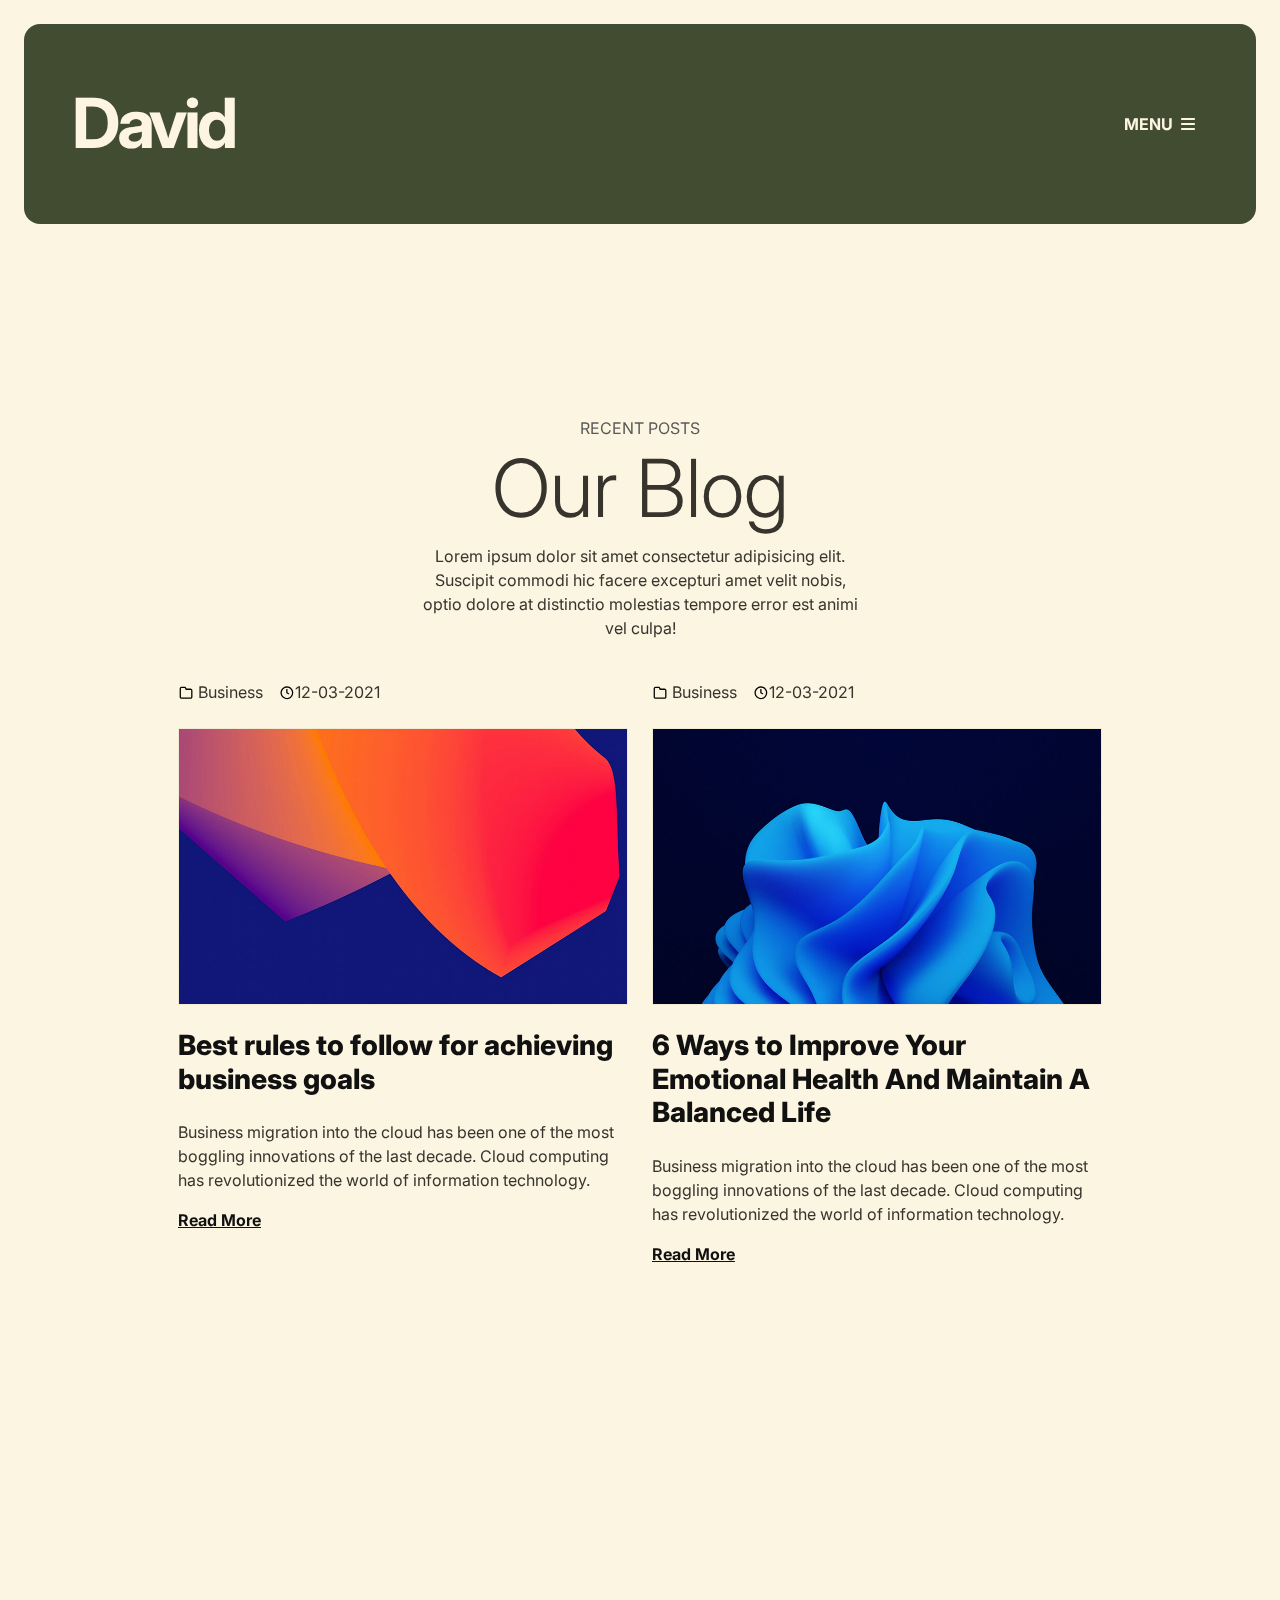
<file: blog.html>
<!DOCTYPE html>
<html lang="en">

<head>
  <meta charset="utf-8" />
  <meta name="viewport" content="width=device-width, initial-scale=1" />
  <title>David - Creative Portfolio HTML Template</title>
  <!-- Bootstrap CSS -->
  <link href="https://cdn.jsdelivr.net/npm/bootstrap@5.3.0/dist/css/bootstrap.min.css" rel="stylesheet" />
  <!-- Google Fonts -->
  <link href="https://fonts.googleapis.com/css2?family=Syne:wght@800&family=Inter:wght@400;600;700;800&display=swap"
    rel="stylesheet" />
  <!-- Font Awesome for icons -->
  <link rel="stylesheet" href="https://cdnjs.cloudflare.com/ajax/libs/font-awesome/6.4.0/css/all.min.css" />
  <!-- AOS Animation CSS -->
  <link href="https://unpkg.com/aos@2.3.1/dist/aos.css" rel="stylesheet" />
  <!-- Swiper JS CSS -->
  <link rel="stylesheet" href="https://cdn.jsdelivr.net/npm/swiper@11/swiper-bundle.min.css" />
  <!-- custom style CSS -->
  <link rel="stylesheet" href="style.css">
</head>


<body>
  <svg xmlns="http://www.w3.org/2000/svg" style="display: none;">
    <symbol xmlns="http://www.w3.org/2000/svg" id="instagram" viewBox="0 0 15 15">
      <path fill="none" stroke="currentColor"
        d="M11 3.5h1M4.5.5h6a4 4 0 0 1 4 4v6a4 4 0 0 1-4 4h-6a4 4 0 0 1-4-4v-6a4 4 0 0 1 4-4Zm3 10a3 3 0 1 1 0-6a3 3 0 0 1 0 6Z" />
    </symbol>
    <symbol xmlns="http://www.w3.org/2000/svg" id="facebook" viewBox="0 0 15 15">
      <path fill="none" stroke="currentColor"
        d="M7.5 14.5a7 7 0 1 1 0-14a7 7 0 0 1 0 14Zm0 0v-8a2 2 0 0 1 2-2h.5m-5 4h5" />
    </symbol>
    <symbol xmlns="http://www.w3.org/2000/svg" id="twitter" viewBox="0 0 15 15">
      <path fill="currentColor"
        d="m14.478 1.5l.5-.033a.5.5 0 0 0-.871-.301l.371.334Zm-.498 2.959a.5.5 0 1 0-1 0h1Zm-6.49.082h-.5h.5Zm0 .959h.5h-.5Zm-6.99 7V12a.5.5 0 0 0-.278.916L.5 12.5Zm.998-11l.469-.175a.5.5 0 0 0-.916-.048l.447.223Zm3.994 9l.354.353a.5.5 0 0 0-.195-.827l-.159.474Zm7.224-8.027l-.37.336l.18.199l.265-.04l-.075-.495Zm1.264-.94c.051.778.003 1.25-.123 1.606c-.122.345-.336.629-.723 1l.692.722c.438-.42.776-.832.974-1.388c.193-.546.232-1.178.177-2.006l-.998.066Zm0 3.654V4.46h-1v.728h1Zm-6.99-.646V5.5h1v-.959h-1Zm0 .959V6h1v-.5h-1ZM10.525 1a3.539 3.539 0 0 0-3.537 3.541h1A2.539 2.539 0 0 1 10.526 2V1Zm2.454 4.187C12.98 9.503 9.487 13 5.18 13v1c4.86 0 8.8-3.946 8.8-8.813h-1ZM1.03 1.675C1.574 3.127 3.614 6 7.49 6V5C4.174 5 2.421 2.54 1.966 1.325l-.937.35Zm.021-.398C.004 3.373-.157 5.407.604 7.139c.759 1.727 2.392 3.055 4.73 3.835l.317-.948c-2.155-.72-3.518-1.892-4.132-3.29c-.612-1.393-.523-3.11.427-5.013l-.895-.446Zm4.087 8.87C4.536 10.75 2.726 12 .5 12v1c2.566 0 4.617-1.416 5.346-2.147l-.708-.706Zm7.949-8.009A3.445 3.445 0 0 0 10.526 1v1c.721 0 1.37.311 1.82.809l.74-.671Zm-.296.83a3.513 3.513 0 0 0 2.06-1.134l-.744-.668a2.514 2.514 0 0 1-1.466.813l.15.989ZM.222 12.916C1.863 14.01 3.583 14 5.18 14v-1c-1.63 0-3.048-.011-4.402-.916l-.556.832Z" />
    </symbol>
    <symbol xmlns="http://www.w3.org/2000/svg" id="pinterest" viewBox="0 0 15 15">
      <path fill="none" stroke="currentColor"
        d="m4.5 13.5l3-7m-3.236 3a2.989 2.989 0 0 1-.764-2V7A3.5 3.5 0 0 1 7 3.5h1A3.5 3.5 0 0 1 11.5 7v.5a3 3 0 0 1-3 3a2.081 2.081 0 0 1-1.974-1.423L6.5 9m1 5.5a7 7 0 1 1 0-14a7 7 0 0 1 0 14Z" />
    </symbol>
    <symbol xmlns="http://www.w3.org/2000/svg" id="youtube" viewBox="0 0 15 15">
      <path fill="currentColor"
        d="m1.61 12.738l-.104.489l.105-.489Zm11.78 0l.104.489l-.105-.489Zm0-10.476l.104-.489l-.105.489Zm-11.78 0l.106.489l-.105-.489ZM6.5 5.5l.277-.416A.5.5 0 0 0 6 5.5h.5Zm0 4H6a.5.5 0 0 0 .777.416L6.5 9.5Zm3-2l.277.416a.5.5 0 0 0 0-.832L9.5 7.5ZM0 3.636v7.728h1V3.636H0Zm15 7.728V3.636h-1v7.728h1ZM1.506 13.227c3.951.847 8.037.847 11.988 0l-.21-.978a27.605 27.605 0 0 1-11.568 0l-.21.978ZM13.494 1.773a28.606 28.606 0 0 0-11.988 0l.21.978a27.607 27.607 0 0 1 11.568 0l.21-.978ZM15 3.636c0-.898-.628-1.675-1.506-1.863l-.21.978c.418.09.716.458.716.885h1Zm-1 7.728a.905.905 0 0 1-.716.885l.21.978A1.905 1.905 0 0 0 15 11.364h-1Zm-14 0c0 .898.628 1.675 1.506 1.863l.21-.978A.905.905 0 0 1 1 11.364H0Zm1-7.728c0-.427.298-.796.716-.885l-.21-.978A1.905 1.905 0 0 0 0 3.636h1ZM6 5.5v4h1v-4H6Zm.777 4.416l3-2l-.554-.832l-3 2l.554.832Zm3-2.832l-3-2l-.554.832l3 2l.554-.832Z" />
    </symbol>
    <symbol xmlns="http://www.w3.org/2000/svg" id="dribble" viewBox="0 0 15 15">
      <path fill="none" stroke="currentColor" stroke-linecap="round" stroke-linejoin="round"
        d="M4.839 1.024c3.346 4.041 5.096 7.922 5.704 12.782M.533 6.82c5.985-.138 9.402-1.083 11.97-4.216M2.7 12.594c3.221-4.902 7.171-5.65 11.755-4.293M14.5 7.5a7 7 0 1 0-14 0a7 7 0 0 0 14 0Z" />
    </symbol>
    <symbol xmlns="http://www.w3.org/2000/svg" id="calendar" viewBox="0 0 24 24">
      <g fill="none" stroke="currentColor" stroke-linecap="round" stroke-linejoin="round" stroke-width="2">
        <rect width="20" height="18" x="2" y="4" rx="4" />
        <path d="M8 2v4m8-4v4M2 10h20" />
      </g>
    </symbol>
    <symbol xmlns="http://www.w3.org/2000/svg" id="shopping-bag" viewBox="0 0 24 24">
      <g fill="none" stroke="currentColor" stroke-linecap="round" stroke-linejoin="round" stroke-width="2">
        <path
          d="M3.977 9.84A2 2 0 0 1 5.971 8h12.058a2 2 0 0 1 1.994 1.84l.803 10A2 2 0 0 1 18.833 22H5.167a2 2 0 0 1-1.993-2.16l.803-10Z" />
        <path d="M16 11V6a4 4 0 0 0-4-4v0a4 4 0 0 0-4 4v5" />
      </g>
    </symbol>
    <symbol xmlns="http://www.w3.org/2000/svg" id="gift" viewBox="0 0 24 24">
      <g fill="none" stroke="currentColor" stroke-linecap="round" stroke-linejoin="round" stroke-width="2">
        <rect width="18" height="14" x="3" y="8" rx="2" />
        <path d="M12 5a3 3 0 1 0-3 3m6 0a3 3 0 1 0-3-3m0 0v17m9-7H3" />
      </g>
    </symbol>
    <symbol xmlns="http://www.w3.org/2000/svg" id="arrow-cycle" viewBox="0 0 24 24">
      <g fill="none" stroke="currentColor" stroke-linecap="round" stroke-linejoin="round" stroke-width="2">
        <path
          d="M22 12c0 6-4.39 10-9.806 10C7.792 22 4.24 19.665 3 16m-1-4C2 6 6.39 2 11.806 2C16.209 2 19.76 4.335 21 8" />
        <path d="m7 17l-4-1l-1 4M17 7l4 1l1-4" />
      </g>
    </symbol>
    <symbol xmlns="http://www.w3.org/2000/svg" id="link" viewBox="0 0 24 24">
      <path fill="currentColor"
        d="M12 19a1 1 0 1 0-1-1a1 1 0 0 0 1 1Zm5 0a1 1 0 1 0-1-1a1 1 0 0 0 1 1Zm0-4a1 1 0 1 0-1-1a1 1 0 0 0 1 1Zm-5 0a1 1 0 1 0-1-1a1 1 0 0 0 1 1Zm7-12h-1V2a1 1 0 0 0-2 0v1H8V2a1 1 0 0 0-2 0v1H5a3 3 0 0 0-3 3v14a3 3 0 0 0 3 3h14a3 3 0 0 0 3-3V6a3 3 0 0 0-3-3Zm1 17a1 1 0 0 1-1 1H5a1 1 0 0 1-1-1v-9h16Zm0-11H4V6a1 1 0 0 1 1-1h1v1a1 1 0 0 0 2 0V5h8v1a1 1 0 0 0 2 0V5h1a1 1 0 0 1 1 1ZM7 15a1 1 0 1 0-1-1a1 1 0 0 0 1 1Zm0 4a1 1 0 1 0-1-1a1 1 0 0 0 1 1Z" />
    </symbol>
    <symbol xmlns="http://www.w3.org/2000/svg" id="arrow-left" viewBox="0 0 24 24">
      <path fill="currentColor"
        d="M17 11H9.41l3.3-3.29a1 1 0 1 0-1.42-1.42l-5 5a1 1 0 0 0-.21.33a1 1 0 0 0 0 .76a1 1 0 0 0 .21.33l5 5a1 1 0 0 0 1.42 0a1 1 0 0 0 0-1.42L9.41 13H17a1 1 0 0 0 0-2Z" />
    </symbol>
    <symbol xmlns="http://www.w3.org/2000/svg" id="arrow-right" viewBox="0 0 24 24">
      <path fill="currentColor"
        d="M17.92 11.62a1 1 0 0 0-.21-.33l-5-5a1 1 0 0 0-1.42 1.42l3.3 3.29H7a1 1 0 0 0 0 2h7.59l-3.3 3.29a1 1 0 0 0 0 1.42a1 1 0 0 0 1.42 0l5-5a1 1 0 0 0 .21-.33a1 1 0 0 0 0-.76Z" />
    </symbol>
    <symbol xmlns="http://www.w3.org/2000/svg" id="play" viewBox="0 0 24 24">
      <g fill="none" fill-rule="evenodd">
        <path
          d="M24 0v24H0V0h24ZM12.593 23.258l-.011.002l-.071.035l-.02.004l-.014-.004l-.071-.035c-.01-.004-.019-.001-.024.005l-.004.01l-.017.428l.005.02l.01.013l.104.074l.015.004l.012-.004l.104-.074l.012-.016l.004-.017l-.017-.427c-.002-.01-.009-.017-.017-.018Zm.265-.113l-.013.002l-.185.093l-.01.01l-.003.011l.018.43l.005.012l.008.007l.201.093c.012.004.023 0 .029-.008l.004-.014l-.034-.614c-.003-.012-.01-.02-.02-.022Zm-.715.002a.023.023 0 0 0-.027.006l-.006.014l-.034.614c0 .012.007.02.017.024l.015-.002l.201-.093l.01-.008l.004-.011l.017-.43l-.003-.012l-.01-.01l-.184-.092Z" />
        <path fill="currentColor"
          d="M5.669 4.76a1.469 1.469 0 0 1 2.04-1.177c1.062.454 3.442 1.533 6.462 3.276c3.021 1.744 5.146 3.267 6.069 3.958c.788.591.79 1.763.001 2.356c-.914.687-3.013 2.19-6.07 3.956c-3.06 1.766-5.412 2.832-6.464 3.28c-.906.387-1.92-.2-2.038-1.177c-.138-1.142-.396-3.735-.396-7.237c0-3.5.257-6.092.396-7.235Z" />
      </g>
    </symbol>
    <symbol xmlns="http://www.w3.org/2000/svg" id="category" viewBox="0 0 24 24">
      <path fill="currentColor"
        d="M19 5.5h-6.28l-.32-1a3 3 0 0 0-2.84-2H5a3 3 0 0 0-3 3v13a3 3 0 0 0 3 3h14a3 3 0 0 0 3-3v-10a3 3 0 0 0-3-3Zm1 13a1 1 0 0 1-1 1H5a1 1 0 0 1-1-1v-13a1 1 0 0 1 1-1h4.56a1 1 0 0 1 .95.68l.54 1.64a1 1 0 0 0 .95.68h7a1 1 0 0 1 1 1Z" />
    </symbol>
    <symbol xmlns="http://www.w3.org/2000/svg" id="calendar" viewBox="0 0 24 24">
      <path fill="currentColor"
        d="M19 4h-2V3a1 1 0 0 0-2 0v1H9V3a1 1 0 0 0-2 0v1H5a3 3 0 0 0-3 3v12a3 3 0 0 0 3 3h14a3 3 0 0 0 3-3V7a3 3 0 0 0-3-3Zm1 15a1 1 0 0 1-1 1H5a1 1 0 0 1-1-1v-7h16Zm0-9H4V7a1 1 0 0 1 1-1h2v1a1 1 0 0 0 2 0V6h6v1a1 1 0 0 0 2 0V6h2a1 1 0 0 1 1 1Z" />
    </symbol>
    <symbol xmlns="http://www.w3.org/2000/svg" id="heart" viewBox="0 0 24 24">
      <path fill="currentColor"
        d="M20.16 4.61A6.27 6.27 0 0 0 12 4a6.27 6.27 0 0 0-8.16 9.48l7.45 7.45a1 1 0 0 0 1.42 0l7.45-7.45a6.27 6.27 0 0 0 0-8.87Zm-1.41 7.46L12 18.81l-6.75-6.74a4.28 4.28 0 0 1 3-7.3a4.25 4.25 0 0 1 3 1.25a1 1 0 0 0 1.42 0a4.27 4.27 0 0 1 6 6.05Z" />
    </symbol>
    <symbol xmlns="http://www.w3.org/2000/svg" id="plus" viewBox="0 0 24 24">
      <path fill="currentColor" d="M19 11h-6V5a1 1 0 0 0-2 0v6H5a1 1 0 0 0 0 2h6v6a1 1 0 0 0 2 0v-6h6a1 1 0 0 0 0-2Z" />
    </symbol>
    <symbol xmlns="http://www.w3.org/2000/svg" id="minus" viewBox="0 0 24 24">
      <path fill="currentColor" d="M19 11H5a1 1 0 0 0 0 2h14a1 1 0 0 0 0-2Z" />
    </symbol>
    <symbol xmlns="http://www.w3.org/2000/svg" id="cart" viewBox="0 0 24 24">
      <path fill="currentColor"
        d="M8.5 19a1.5 1.5 0 1 0 1.5 1.5A1.5 1.5 0 0 0 8.5 19ZM19 16H7a1 1 0 0 1 0-2h8.491a3.013 3.013 0 0 0 2.885-2.176l1.585-5.55A1 1 0 0 0 19 5H6.74a3.007 3.007 0 0 0-2.82-2H3a1 1 0 0 0 0 2h.921a1.005 1.005 0 0 1 .962.725l.155.545v.005l1.641 5.742A3 3 0 0 0 7 18h12a1 1 0 0 0 0-2Zm-1.326-9l-1.22 4.274a1.005 1.005 0 0 1-.963.726H8.754l-.255-.892L7.326 7ZM16.5 19a1.5 1.5 0 1 0 1.5 1.5a1.5 1.5 0 0 0-1.5-1.5Z" />
    </symbol>
    <symbol xmlns="http://www.w3.org/2000/svg" id="check" viewBox="0 0 24 24">
      <path fill="currentColor"
        d="M18.71 7.21a1 1 0 0 0-1.42 0l-7.45 7.46l-3.13-3.14A1 1 0 1 0 5.29 13l3.84 3.84a1 1 0 0 0 1.42 0l8.16-8.16a1 1 0 0 0 0-1.47Z" />
    </symbol>
    <symbol xmlns="http://www.w3.org/2000/svg" id="trash" viewBox="0 0 24 24">
      <path fill="currentColor"
        d="M10 18a1 1 0 0 0 1-1v-6a1 1 0 0 0-2 0v6a1 1 0 0 0 1 1ZM20 6h-4V5a3 3 0 0 0-3-3h-2a3 3 0 0 0-3 3v1H4a1 1 0 0 0 0 2h1v11a3 3 0 0 0 3 3h8a3 3 0 0 0 3-3V8h1a1 1 0 0 0 0-2ZM10 5a1 1 0 0 1 1-1h2a1 1 0 0 1 1 1v1h-4Zm7 14a1 1 0 0 1-1 1H8a1 1 0 0 1-1-1V8h10Zm-3-1a1 1 0 0 0 1-1v-6a1 1 0 0 0-2 0v6a1 1 0 0 0 1 1Z" />
    </symbol>
    <symbol xmlns="http://www.w3.org/2000/svg" id="star-outline" viewBox="0 0 15 15">
      <path fill="none" stroke="currentColor" stroke-linecap="round" stroke-linejoin="round"
        d="M7.5 9.804L5.337 11l.413-2.533L4 6.674l2.418-.37L7.5 4l1.082 2.304l2.418.37l-1.75 1.793L9.663 11L7.5 9.804Z" />
    </symbol>
    <symbol xmlns="http://www.w3.org/2000/svg" id="star-solid" viewBox="0 0 15 15">
      <path fill="currentColor"
        d="M7.953 3.788a.5.5 0 0 0-.906 0L6.08 5.85l-2.154.33a.5.5 0 0 0-.283.843l1.574 1.613l-.373 2.284a.5.5 0 0 0 .736.518l1.92-1.063l1.921 1.063a.5.5 0 0 0 .736-.519l-.373-2.283l1.574-1.613a.5.5 0 0 0-.283-.844L8.921 5.85l-.968-2.062Z" />
    </symbol>
    <symbol xmlns="http://www.w3.org/2000/svg" id="search" viewBox="0 0 24 24">
      <path fill="currentColor"
        d="M21.71 20.29L18 16.61A9 9 0 1 0 16.61 18l3.68 3.68a1 1 0 0 0 1.42 0a1 1 0 0 0 0-1.39ZM11 18a7 7 0 1 1 7-7a7 7 0 0 1-7 7Z" />
    </symbol>
    <symbol xmlns="http://www.w3.org/2000/svg" id="user" viewBox="0 0 24 24">
      <path fill="currentColor"
        d="M15.71 12.71a6 6 0 1 0-7.42 0a10 10 0 0 0-6.22 8.18a1 1 0 0 0 2 .22a8 8 0 0 1 15.9 0a1 1 0 0 0 1 .89h.11a1 1 0 0 0 .88-1.1a10 10 0 0 0-6.25-8.19ZM12 12a4 4 0 1 1 4-4a4 4 0 0 1-4 4Z" />
    </symbol>
    <symbol xmlns="http://www.w3.org/2000/svg" id="close" viewBox="0 0 15 15">
      <path fill="currentColor"
        d="M7.953 3.788a.5.5 0 0 0-.906 0L6.08 5.85l-2.154.33a.5.5 0 0 0-.283.843l1.574 1.613l-.373 2.284a.5.5 0 0 0 .736.518l1.92-1.063l1.921 1.063a.5.5 0 0 0 .736-.519l-.373-2.283l1.574-1.613a.5.5 0 0 0-.283-.844L8.921 5.85l-.968-2.062Z" />
    </symbol>
    <symbol xmlns="http://www.w3.org/2000/svg" id="quote" viewBox="0 0 448 512">
      <path fill="currentColor"
        d="M0 216C0 149.7 53.7 96 120 96h8c17.7 0 32 14.3 32 32s-14.3 32-32 32h-8c-30.9 0-56 25.1-56 56v8h64c35.3 0 64 28.7 64 64v64c0 35.3-28.7 64-64 64H64c-35.3 0-64-28.7-64-64V216zm256 0c0-66.3 53.7-120 120-120h8c17.7 0 32 14.3 32 32s-14.3 32-32 32h-8c-30.9 0-56 25.1-56 56v8h64c35.3 0 64 28.7 64 64v64c0 35.3-28.7 64-64 64h-64c-35.3 0-64-28.7-64-64V216z" />
    </symbol>
    <symbol xmlns="http://www.w3.org/2000/svg" id="folder" viewBox="0 0 18 18" fill="none">
      <path
        d="M14.0946 4.04689H9.56953L9.33895 3.3259C9.18947 2.90285 8.9122 2.53678 8.54555 2.27842C8.1789 2.02006 7.74102 1.8822 7.29258 1.88393H4.00687C3.43356 1.88393 2.88374 2.11181 2.47835 2.51744C2.07296 2.92308 1.84521 3.47324 1.84521 4.04689V13.4197C1.84521 13.9934 2.07296 14.5435 2.47835 14.9492C2.88374 15.3548 3.43356 15.5827 4.00687 15.5827H14.0946C14.6679 15.5827 15.2177 15.3548 15.6231 14.9492C16.0285 14.5435 16.2562 13.9934 16.2562 13.4197V6.20985C16.2562 5.6362 16.0285 5.08604 15.6231 4.68041C15.2177 4.27477 14.6679 4.04689 14.0946 4.04689ZM14.8151 13.4197C14.8151 13.6109 14.7392 13.7943 14.6041 13.9295C14.469 14.0648 14.2857 14.1407 14.0946 14.1407H4.00687C3.81577 14.1407 3.63249 14.0648 3.49736 13.9295C3.36223 13.7943 3.28632 13.6109 3.28632 13.4197V4.04689C3.28632 3.85567 3.36223 3.67229 3.49736 3.53707C3.63249 3.40186 3.81577 3.3259 4.00687 3.3259H7.29258C7.44364 3.32551 7.591 3.37264 7.71384 3.46061C7.83667 3.54859 7.92877 3.67297 7.97711 3.81617L8.3662 4.99859C8.41454 5.1418 8.50664 5.26618 8.62947 5.35415C8.75231 5.44213 8.89967 5.48925 9.05073 5.48886H14.0946C14.2857 5.48886 14.469 5.56483 14.6041 5.70004C14.7392 5.83525 14.8151 6.01863 14.8151 6.20985V13.4197Z"
        fill="black" />
    </symbol>
    <symbol xmlns="http://www.w3.org/2000/svg" id="clock" viewBox="0 0 18 18" fill="none">
      <path
        d="M11.0931 9.19042L9.58134 8.3173V5.12838C9.58134 4.93716 9.50543 4.75377 9.3703 4.61856C9.23517 4.48335 9.05189 4.40739 8.86079 4.40739C8.66969 4.40739 8.48641 4.48335 8.35128 4.61856C8.21615 4.75377 8.14024 4.93716 8.14024 5.12838V8.73331C8.14024 8.85987 8.17354 8.9842 8.23678 9.0938C8.30002 9.2034 8.39098 9.29441 8.50051 9.35769L10.3725 10.4392C10.4545 10.4873 10.5452 10.5186 10.6393 10.5315C10.7335 10.5444 10.8292 10.5385 10.9211 10.5142C11.013 10.4899 11.0991 10.4477 11.1746 10.3899C11.2501 10.3322 11.3134 10.26 11.3609 10.1777C11.4084 10.0953 11.4392 10.0044 11.4515 9.91012C11.4637 9.81583 11.4572 9.72004 11.4323 9.62828C11.4074 9.53652 11.3646 9.45059 11.3064 9.37544C11.2482 9.3003 11.1757 9.23741 11.0931 9.19042ZM8.86079 1.52344C7.43567 1.52344 6.04256 1.94629 4.85762 2.73852C3.67268 3.53075 2.74913 4.65678 2.20376 5.97421C1.6584 7.29165 1.5157 8.74131 1.79373 10.1399C2.07175 11.5385 2.75801 12.8231 3.76572 13.8315C4.77343 14.8398 6.05733 15.5265 7.45506 15.8047C8.8528 16.0828 10.3016 15.9401 11.6182 15.3944C12.9349 14.8487 14.0602 13.9246 14.852 12.7389C15.6437 11.5532 16.0663 10.1593 16.0663 8.73331C16.0642 6.82178 15.3044 4.98914 13.9535 3.63748C12.6027 2.28582 10.7712 1.52554 8.86079 1.52344ZM8.86079 14.5012C7.7207 14.5012 6.60621 14.1629 5.65826 13.5291C4.7103 12.8954 3.97146 11.9945 3.53517 10.9406C3.09887 9.88665 2.98472 8.72691 3.20714 7.60805C3.42956 6.48919 3.97857 5.46145 4.78474 4.65479C5.5909 3.84814 6.61802 3.2988 7.73621 3.07624C8.8544 2.85369 10.0134 2.96791 11.0667 3.40447C12.12 3.84103 13.0203 4.58031 13.6537 5.52884C14.2871 6.47737 14.6252 7.59253 14.6252 8.73331C14.6233 10.2625 14.0154 11.7284 12.9347 12.8097C11.8541 13.891 10.389 14.4993 8.86079 14.5012Z"
        fill="black" />
    </symbol>
  </svg>
  <!-- Fullscreen Menu Overlay -->
  <div id="fullscreenMenu" class="fullscreen-menu-overlay">
    <div class="container h-100">
      <div class="row h-100 align-items-center">
        <div class="col-lg-7">
          <button id="closeMenuBtn" class="close-menu-btn position-absolute top-0 end-0 m-4">
            <i class="fas fa-times fs-1"></i>
          </button>

          <nav class="fullscreen-menu-nav">
            <ul class="list-unstyled">
              <li><a href="index.html" class="menu-link">Home</a></li>
              <li><a href="portfolio.html" class="menu-link">Portfolio</a> <span class="badge bg-warning">PRO</span></li>
              <li><a href="blog.html" class="menu-link">Blog</a> <span class="badge bg-warning">PRO</span></li>
              <li><a href="single-portfolio.html" class="menu-link">Single Portfolio</a> <span class="badge bg-warning">PRO</span></li>
              <li><a href="single-post.html" class="menu-link">Single Post</a> <span class="badge bg-warning">PRO</span></li>
              <li><a href="styles.html" class="menu-link">Styles</a> <span class="badge bg-warning">PRO</span></li>
              <li><a href="contact.html" class="menu-link">Contact</a> <span class="badge bg-warning">PRO</span></li>
            </ul>
          </nav>

          <div class="menu-social-links mt-5">
            <a href="#" class="social-link"><i class="fab fa-twitter"></i></a>
            <a href="#" class="social-link"><i class="fab fa-instagram"></i></a>
            <a href="#" class="social-link"><i class="fab fa-linkedin"></i></a>
            <a href="#" class="social-link"><i class="fab fa-dribbble"></i></a>
          </div>
        </div>
        <div class="col-lg-5 text-white py-3">
            <p class="fs-3">Lorem ipsum dolor sit, amet consectetur adipisicing elit. Facere temporibus modi a? Modi natus blanditiis illo sint excepturi provident fugit nulla, atque officia ex, veniam rerum odio autem vitae libero.</p>
            <p>
              33 Argyll Road, Llandegwning <br>
               +44 079 7789 3440 <br>
              LL53 1PH <br>
              United Kingdom
            </p>
            <a href="http://templatesjungle.com/downloads/david/" class="btn btn-outline-warning rounded-pill">Get PRO</a>
        </div>
        </div>
      </div>
    </div>
  </div>

  <!-- Header/Hero Section -->
  <header class="position-relative">
    <div class="bg-dark-custom p-2 p-lg-5 m-3 m-lg-4 rounded-4">

      <nav class="d-flex justify-content-between">
        <div class="text-light-custom content-title fw-bold" data-aos="fade-right" data-aos-duration="1000">David</div>

        <button class="menu-toggle-btn btn d-flex align-items-center gap-2" data-aos="fade-left"
          data-aos-duration="1000">
          <span class="text-light-custom fw-bold">MENU</span>
          <i class="fas fa-bars text-light-custom"></i>
        </button>
      </nav>

    </div>

  </header>

  <main>
    <div class="container">
      <div class="justify-content-center p-1 m-1 p-md-5 m-md-5">

        <div class="row">
          <div class="col-lg-6 offset-md-3 mt-5 pt-5" data-aos="fade-up">
            <div class="section-header text-center">
              <span class="text-muted text-uppercase">Recent Posts</span>
              <h1 class="display-1">Our Blog</h1>
              <p>Lorem ipsum dolor sit amet consectetur adipisicing elit. Suscipit commodi hic facere
                excepturi amet velit nobis, optio dolore at distinctio molestias tempore error est animi
                vel
                culpa!</p>
            </div>
          </div>
        </div>

        <div class="row">
          <div class="col-lg-6">
            <article class="post-item pb-5" data-aos="fade-up">
              <div class="post-meta d-flex gap-3 my-4">
                <span class="post-category">
                  <svg width="16" height="16" viewBox="0 0 24 24">
                    <use xlink:href="#folder"></use>
                  </svg>
                  Business </span>
                <span class="meta-day">
                  <svg width="16" height="16" viewBox="0 0 24 24">
                    <use xlink:href="#clock"></use>
                  </svg>12-03-2021 </span>
              </div>
              <div class="post-image">
                <img src="images/post-thumb-1.jpg" alt="image" class="post-grid-image img-fluid">
              </div>
              <div class="post-content">
                <h3 class="post-title my-4">
                  <a href="single-post.html" class="text-decoration-none">Best rules to follow for achieving business
                    goals</a>
                </h3>
                <p>Business migration into the cloud has been one of the most boggling innovations of
                  the last
                  decade. Cloud computing has revolutionized the world of information technology.</p>
              </div>
              <a href="single-post.html" class="text-decoration-underline fw-bold">Read More</a>
            </article>
          </div>
          <div class="col-lg-6">
            <article class="post-item pb-5" data-aos="fade-up">
              <div class="post-meta d-flex gap-3 my-4">
                <span class="post-category">
                  <svg width="16" height="16" viewBox="0 0 24 24">
                    <use xlink:href="#folder"></use>
                  </svg>
                  Business </span>
                <span class="meta-day">
                  <svg width="16" height="16" viewBox="0 0 24 24">
                    <use xlink:href="#clock"></use>
                  </svg>12-03-2021 </span>
              </div>
              <div class="post-image">
                <img src="images/post-thumb-2.jpg" alt="image" class="post-grid-image img-fluid">
              </div>
              <div class="post-content">
                <h3 class="post-title my-4">
                  <a href="single-post.html" class="text-decoration-none">6 Ways to Improve Your Emotional Health And
                    Maintain A
                    Balanced
                    Life</a>
                </h3>
                <p>Business migration into the cloud has been one of the most boggling innovations of
                  the last
                  decade. Cloud computing has revolutionized the world of information technology.</p>
              </div>
              <a href="single-post.html" class="text-decoration-underline fw-bold">Read More</a>
            </article>
          </div>
          <div class="col-lg-6">
            <article class="post-item pb-5" data-aos="fade-up">
              <div class="post-meta d-flex gap-3 my-4">
                <span class="post-category">
                  <svg width="16" height="16" viewBox="0 0 24 24">
                    <use xlink:href="#folder"></use>
                  </svg>
                  Business </span>
                <span class="meta-day">
                  <svg width="16" height="16" viewBox="0 0 24 24">
                    <use xlink:href="#clock"></use>
                  </svg>12-03-2021 </span>
              </div>
              <div class="post-image">
                <img src="images/post-thumb-3.jpg" alt="image" class="post-grid-image img-fluid">
              </div>
              <div class="post-content">
                <h3 class="post-title my-4">
                  <a href="single-post.html" class="text-decoration-none">Best rules to follow for achieving business
                    goals</a>
                </h3>
                <p>Business migration into the cloud has been one of the most boggling innovations of
                  the last
                  decade. Cloud computing has revolutionized the world of information technology.</p>
              </div>
              <a href="single-post.html" class="text-decoration-underline fw-bold">Read More</a>
            </article>
          </div>
          <div class="col-lg-6">
            <article class="post-item pb-5" data-aos="fade-up">
              <div class="post-meta d-flex gap-3 my-4">
                <span class="post-category">
                  <svg width="16" height="16" viewBox="0 0 24 24">
                    <use xlink:href="#folder"></use>
                  </svg>
                  Business </span>
                <span class="meta-day">
                  <svg width="16" height="16" viewBox="0 0 24 24">
                    <use xlink:href="#clock"></use>
                  </svg>12-03-2021 </span>
              </div>
              <div class="post-image">
                <img src="images/post-thumb-4.jpg" alt="image" class="post-grid-image img-fluid">
              </div>
              <div class="post-content">
                <h3 class="post-title my-4">
                  <a href="single-post.html" class="text-decoration-none">Best rules to follow for achieving business
                    goals</a>
                </h3>
                <p>Business migration into the cloud has been one of the most boggling innovations of
                  the last
                  decade. Cloud computing has revolutionized the world of information technology.</p>
              </div>
              <a href="single-post.html" class="text-decoration-underline fw-bold">Read More</a>
            </article>
          </div>
        </div>

        <div class="row">
          <nav aria-label="Page navigation" class="d-flex justify-content-center mt-5">
            <ul class="pagination">

              <li class="page-item active" aria-current="page"><a class="page-link" href="#">1</a></li>
              <li class="page-item"><a class="page-link" href="#">2</a></li>
              <li class="page-item"><a class="page-link" href="#">3</a></li>
              <li class="page-item"><a class="page-link" href="#">4</a></li>
              <li class="page-item"><a class="page-link" href="#">5</a></li>

            </ul>
          </nav>
        </div>

      </div>
    </div>
  </main>

  <!-- Footer Section -->
  <footer class="py-5 bg-dark-custom rounded-4 m-3 m-lg-4" data-aos="clip-bottom">
    <div class="container">
      <div class="row mb-5">
        <div class="col-md-3">
          <h3 class="text-light-custom content-title mb-4">David</h3>
          <p class="text-light-custom mb-4">
            Follow me you will get updates related with branding, designs and more.
          </p>
          <div class="d-flex flex-wrap gap-3">
            <a href="#"><i class="fab fa-skype social-icon text-light-custom"></i></a>
            <a href="#"><i class="fab fa-snapchat social-icon text-light-custom"></i></a>
            <a href="#"><i class="fab fa-telegram social-icon text-light-custom"></i></a>
            <a href="#"><i class="fab fa-tumblr social-icon text-light-custom"></i></a>
            <a href="#"><i class="fab fa-twitter social-icon text-light-custom"></i></a>
            <a href="#"><i class="fab fa-whatsapp social-icon text-light-custom"></i></a>
            <a href="#"><i class="fab fa-github social-icon text-light-custom"></i></a>
            <a href="#"><i class="fab fa-facebook-f social-icon text-light-custom"></i></a>
            <a href="#"><i class="fab fa-facebook-messenger social-icon text-light-custom"></i></a>
            <a href="#"><i class="fab fa-behance social-icon text-light-custom"></i></a>
          </div>
        </div>

        <div class="col-md-2">
          <ul class="list-unstyled">
            <li class="mb-2"><a href="#" class="footer-link text-yellow">Home</a></li>
            <li class="mb-2"><a href="#" class="footer-link">About</a></li>
            <li class="mb-2"><a href="#" class="footer-link">Services</a></li>
            <li class="mb-2"><a href="#" class="footer-link">Portfolio</a></li>
          </ul>
        </div>

        <div class="col-md-2">
          <ul class="list-unstyled">
            <li class="mb-2"><a href="#" class="footer-link">Blogs</a></li>
            <li class="mb-2"><a href="#" class="footer-link">Contact</a></li>
          </ul>
        </div>

        <div class="col-md-5">
          <p class="text-light-custom mb-4">
            Just feel free to contact if you wanna collaborate with me, or simply have a conversation.
          </p>
          <p class="text-light-custom fst-italic fs-5"><a href="mailto:contact@yourwebsite.com"
              class="text-light-custom text-decoration-none">contact@yourwebsite.com</a></p>
        </div>
      </div>

      <div class="border-top border-light pt-4">
        <p class="text-light-custom text-center">
          ©2025 David. Designed by <a href="https://templatesjungle.com/" target="_blank"
            class="text-light-custom text-decoration-underline">TemplatesJungle</a>.
        </p>
      </div>
    </div>
  </footer>

  <!-- Bootstrap JS Bundle with Popper -->
  <script src="https://cdn.jsdelivr.net/npm/bootstrap@5.3.0/dist/js/bootstrap.bundle.min.js"></script>
  <!-- JQuery js -->
  <script src="js/jquery-1.11.0.min.js"></script>
  <!-- Plugins js -->
  <script src="js/plugins.js"></script>
  <!-- Script js -->
  <script src="js/script.js"></script>
</body>

</html>
</file>
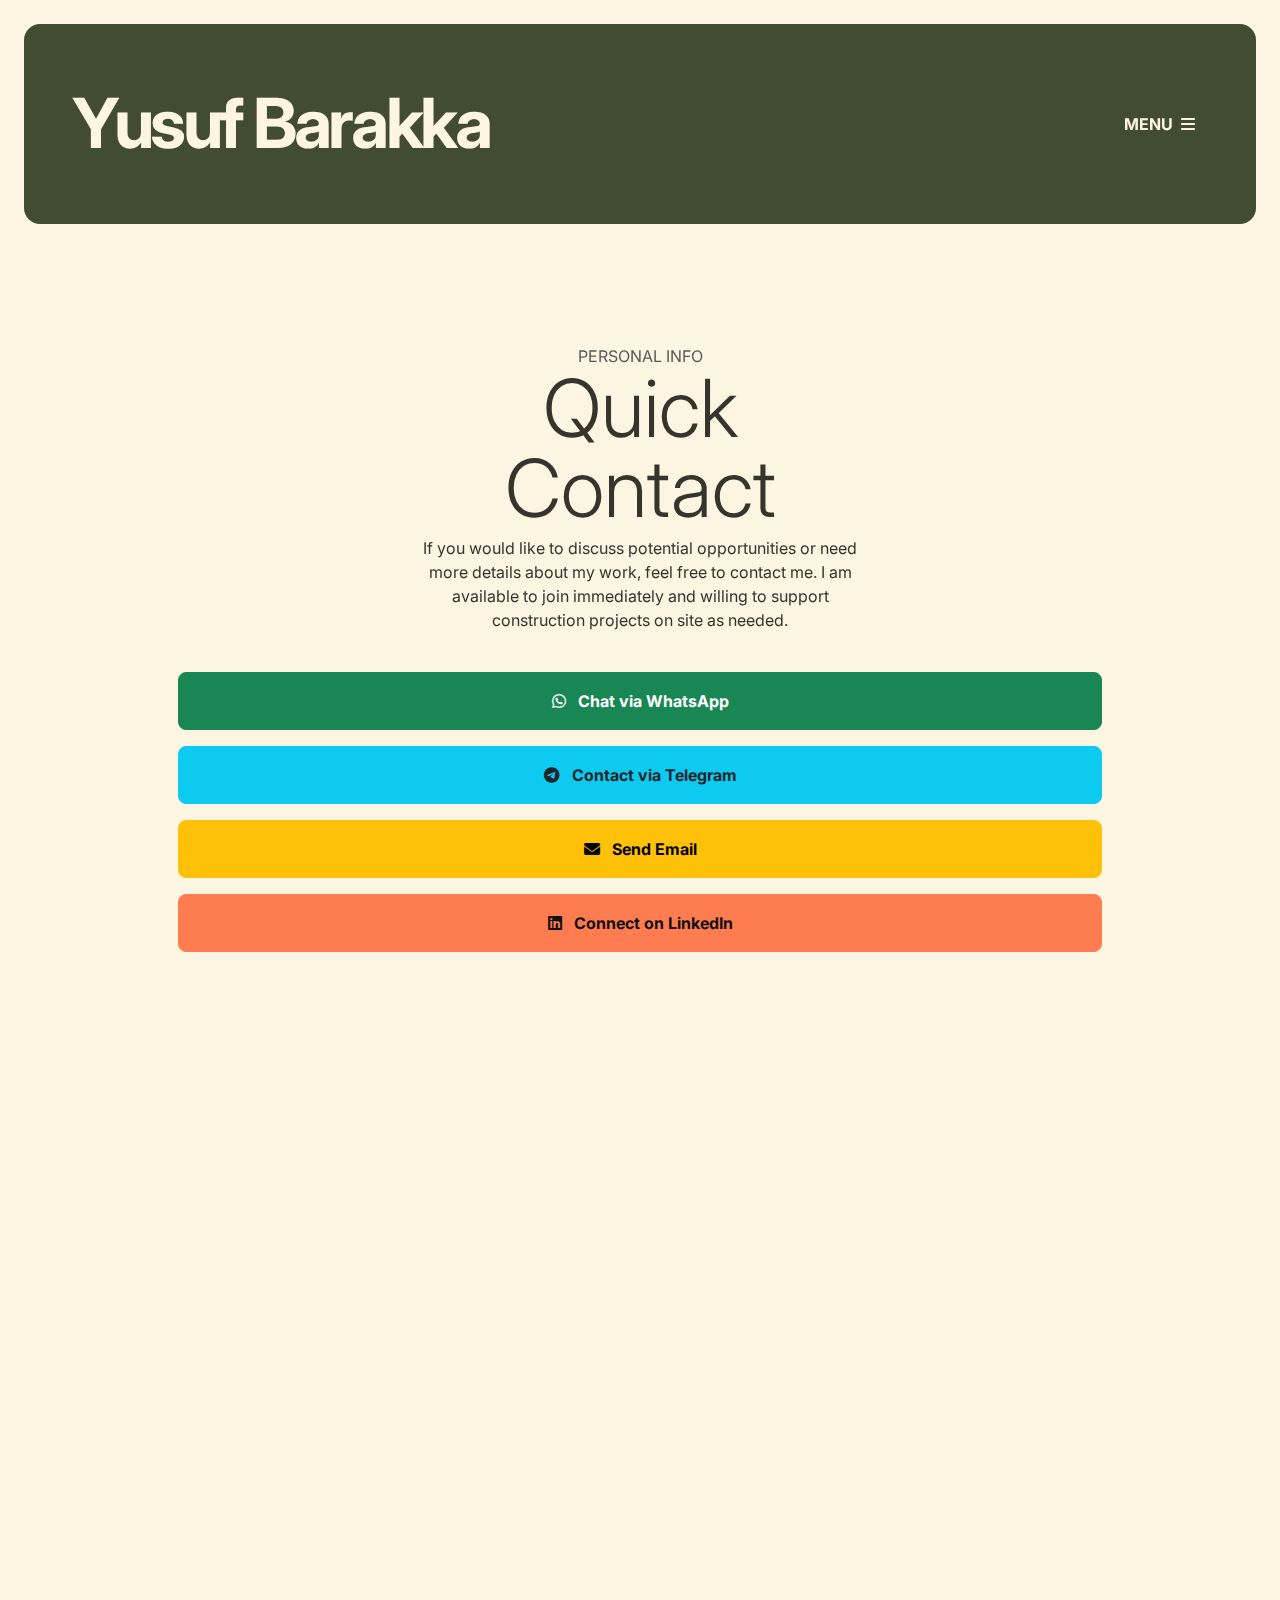
<file: contact.html>
<!DOCTYPE html>
<html lang="en">

<head>
  <meta charset="utf-8" />
  <meta name="viewport" content="width=device-width, initial-scale=1" />
  <title>Yusuf Barakka - Creative Portfolio HTML Template</title>
  <!-- Bootstrap CSS -->
  <link href="https://cdn.jsdelivr.net/npm/bootstrap@5.3.0/dist/css/bootstrap.min.css" rel="stylesheet" />
  <!-- Google Fonts -->
  <link href="https://fonts.googleapis.com/css2?family=Syne:wght@800&family=Inter:wght@400;600;700;800&display=swap"
    rel="stylesheet" />
  <!-- Font Awesome for icons -->
  <link rel="stylesheet" href="https://cdnjs.cloudflare.com/ajax/libs/font-awesome/6.4.0/css/all.min.css" />
  <!-- AOS Animation CSS -->
  <link href="https://unpkg.com/aos@2.3.1/dist/aos.css" rel="stylesheet" />
  <!-- Swiper JS CSS -->
  <link rel="stylesheet" href="https://cdn.jsdelivr.net/npm/swiper@11/swiper-bundle.min.css" />
  <!-- custom style CSS -->
  <link rel="stylesheet" href="style.css">
</head>


<body>
  <svg xmlns="http://www.w3.org/2000/svg" style="display: none;">
    <symbol xmlns="http://www.w3.org/2000/svg" id="instagram" viewBox="0 0 15 15">
      <path fill="none" stroke="currentColor"
        d="M11 3.5h1M4.5.5h6a4 4 0 0 1 4 4v6a4 4 0 0 1-4 4h-6a4 4 0 0 1-4-4v-6a4 4 0 0 1 4-4Zm3 10a3 3 0 1 1 0-6a3 3 0 0 1 0 6Z" />
    </symbol>
    <symbol xmlns="http://www.w3.org/2000/svg" id="facebook" viewBox="0 0 15 15">
      <path fill="none" stroke="currentColor"
        d="M7.5 14.5a7 7 0 1 1 0-14a7 7 0 0 1 0 14Zm0 0v-8a2 2 0 0 1 2-2h.5m-5 4h5" />
    </symbol>
    <symbol xmlns="http://www.w3.org/2000/svg" id="twitter" viewBox="0 0 15 15">
      <path fill="currentColor"
        d="m14.478 1.5l.5-.033a.5.5 0 0 0-.871-.301l.371.334Zm-.498 2.959a.5.5 0 1 0-1 0h1Zm-6.49.082h-.5h.5Zm0 .959h.5h-.5Zm-6.99 7V12a.5.5 0 0 0-.278.916L.5 12.5Zm.998-11l.469-.175a.5.5 0 0 0-.916-.048l.447.223Zm3.994 9l.354.353a.5.5 0 0 0-.195-.827l-.159.474Zm7.224-8.027l-.37.336l.18.199l.265-.04l-.075-.495Zm1.264-.94c.051.778.003 1.25-.123 1.606c-.122.345-.336.629-.723 1l.692.722c.438-.42.776-.832.974-1.388c.193-.546.232-1.178.177-2.006l-.998.066Zm0 3.654V4.46h-1v.728h1Zm-6.99-.646V5.5h1v-.959h-1Zm0 .959V6h1v-.5h-1ZM10.525 1a3.539 3.539 0 0 0-3.537 3.541h1A2.539 2.539 0 0 1 10.526 2V1Zm2.454 4.187C12.98 9.503 9.487 13 5.18 13v1c4.86 0 8.8-3.946 8.8-8.813h-1ZM1.03 1.675C1.574 3.127 3.614 6 7.49 6V5C4.174 5 2.421 2.54 1.966 1.325l-.937.35Zm.021-.398C.004 3.373-.157 5.407.604 7.139c.759 1.727 2.392 3.055 4.73 3.835l.317-.948c-2.155-.72-3.518-1.892-4.132-3.29c-.612-1.393-.523-3.11.427-5.013l-.895-.446Zm4.087 8.87C4.536 10.75 2.726 12 .5 12v1c2.566 0 4.617-1.416 5.346-2.147l-.708-.706Zm7.949-8.009A3.445 3.445 0 0 0 10.526 1v1c.721 0 1.37.311 1.82.809l.74-.671Zm-.296.83a3.513 3.513 0 0 0 2.06-1.134l-.744-.668a2.514 2.514 0 0 1-1.466.813l.15.989ZM.222 12.916C1.863 14.01 3.583 14 5.18 14v-1c-1.63 0-3.048-.011-4.402-.916l-.556.832Z" />
    </symbol>
    <symbol xmlns="http://www.w3.org/2000/svg" id="pinterest" viewBox="0 0 15 15">
      <path fill="none" stroke="currentColor"
        d="m4.5 13.5l3-7m-3.236 3a2.989 2.989 0 0 1-.764-2V7A3.5 3.5 0 0 1 7 3.5h1A3.5 3.5 0 0 1 11.5 7v.5a3 3 0 0 1-3 3a2.081 2.081 0 0 1-1.974-1.423L6.5 9m1 5.5a7 7 0 1 1 0-14a7 7 0 0 1 0 14Z" />
    </symbol>
    <symbol xmlns="http://www.w3.org/2000/svg" id="youtube" viewBox="0 0 15 15">
      <path fill="currentColor"
        d="m1.61 12.738l-.104.489l.105-.489Zm11.78 0l.104.489l-.105-.489Zm0-10.476l.104-.489l-.105.489Zm-11.78 0l.106.489l-.105-.489ZM6.5 5.5l.277-.416A.5.5 0 0 0 6 5.5h.5Zm0 4H6a.5.5 0 0 0 .777.416L6.5 9.5Zm3-2l.277.416a.5.5 0 0 0 0-.832L9.5 7.5ZM0 3.636v7.728h1V3.636H0Zm15 7.728V3.636h-1v7.728h1ZM1.506 13.227c3.951.847 8.037.847 11.988 0l-.21-.978a27.605 27.605 0 0 1-11.568 0l-.21.978ZM13.494 1.773a28.606 28.606 0 0 0-11.988 0l.21.978a27.607 27.607 0 0 1 11.568 0l.21-.978ZM15 3.636c0-.898-.628-1.675-1.506-1.863l-.21.978c.418.09.716.458.716.885h1Zm-1 7.728a.905.905 0 0 1-.716.885l.21.978A1.905 1.905 0 0 0 15 11.364h-1Zm-14 0c0 .898.628 1.675 1.506 1.863l.21-.978A.905.905 0 0 1 1 11.364H0Zm1-7.728c0-.427.298-.796.716-.885l-.21-.978A1.905 1.905 0 0 0 0 3.636h1ZM6 5.5v4h1v-4H6Zm.777 4.416l3-2l-.554-.832l-3 2l.554.832Zm3-2.832l-3-2l-.554.832l3 2l.554-.832Z" />
    </symbol>
    <symbol xmlns="http://www.w3.org/2000/svg" id="dribble" viewBox="0 0 15 15">
      <path fill="none" stroke="currentColor" stroke-linecap="round" stroke-linejoin="round"
        d="M4.839 1.024c3.346 4.041 5.096 7.922 5.704 12.782M.533 6.82c5.985-.138 9.402-1.083 11.97-4.216M2.7 12.594c3.221-4.902 7.171-5.65 11.755-4.293M14.5 7.5a7 7 0 1 0-14 0a7 7 0 0 0 14 0Z" />
    </symbol>
    <symbol xmlns="http://www.w3.org/2000/svg" id="calendar" viewBox="0 0 24 24">
      <g fill="none" stroke="currentColor" stroke-linecap="round" stroke-linejoin="round" stroke-width="2">
        <rect width="20" height="18" x="2" y="4" rx="4" />
        <path d="M8 2v4m8-4v4M2 10h20" />
      </g>
    </symbol>
    <symbol xmlns="http://www.w3.org/2000/svg" id="shopping-bag" viewBox="0 0 24 24">
      <g fill="none" stroke="currentColor" stroke-linecap="round" stroke-linejoin="round" stroke-width="2">
        <path
          d="M3.977 9.84A2 2 0 0 1 5.971 8h12.058a2 2 0 0 1 1.994 1.84l.803 10A2 2 0 0 1 18.833 22H5.167a2 2 0 0 1-1.993-2.16l.803-10Z" />
        <path d="M16 11V6a4 4 0 0 0-4-4v0a4 4 0 0 0-4 4v5" />
      </g>
    </symbol>
    <symbol xmlns="http://www.w3.org/2000/svg" id="gift" viewBox="0 0 24 24">
      <g fill="none" stroke="currentColor" stroke-linecap="round" stroke-linejoin="round" stroke-width="2">
        <rect width="18" height="14" x="3" y="8" rx="2" />
        <path d="M12 5a3 3 0 1 0-3 3m6 0a3 3 0 1 0-3-3m0 0v17m9-7H3" />
      </g>
    </symbol>
    <symbol xmlns="http://www.w3.org/2000/svg" id="arrow-cycle" viewBox="0 0 24 24">
      <g fill="none" stroke="currentColor" stroke-linecap="round" stroke-linejoin="round" stroke-width="2">
        <path
          d="M22 12c0 6-4.39 10-9.806 10C7.792 22 4.24 19.665 3 16m-1-4C2 6 6.39 2 11.806 2C16.209 2 19.76 4.335 21 8" />
        <path d="m7 17l-4-1l-1 4M17 7l4 1l1-4" />
      </g>
    </symbol>
    <symbol xmlns="http://www.w3.org/2000/svg" id="link" viewBox="0 0 24 24">
      <path fill="currentColor"
        d="M12 19a1 1 0 1 0-1-1a1 1 0 0 0 1 1Zm5 0a1 1 0 1 0-1-1a1 1 0 0 0 1 1Zm0-4a1 1 0 1 0-1-1a1 1 0 0 0 1 1Zm-5 0a1 1 0 1 0-1-1a1 1 0 0 0 1 1Zm7-12h-1V2a1 1 0 0 0-2 0v1H8V2a1 1 0 0 0-2 0v1H5a3 3 0 0 0-3 3v14a3 3 0 0 0 3 3h14a3 3 0 0 0 3-3V6a3 3 0 0 0-3-3Zm1 17a1 1 0 0 1-1 1H5a1 1 0 0 1-1-1v-9h16Zm0-11H4V6a1 1 0 0 1 1-1h1v1a1 1 0 0 0 2 0V5h8v1a1 1 0 0 0 2 0V5h1a1 1 0 0 1 1 1ZM7 15a1 1 0 1 0-1-1a1 1 0 0 0 1 1Zm0 4a1 1 0 1 0-1-1a1 1 0 0 0 1 1Z" />
    </symbol>
    <symbol xmlns="http://www.w3.org/2000/svg" id="arrow-left" viewBox="0 0 24 24">
      <path fill="currentColor"
        d="M17 11H9.41l3.3-3.29a1 1 0 1 0-1.42-1.42l-5 5a1 1 0 0 0-.21.33a1 1 0 0 0 0 .76a1 1 0 0 0 .21.33l5 5a1 1 0 0 0 1.42 0a1 1 0 0 0 0-1.42L9.41 13H17a1 1 0 0 0 0-2Z" />
    </symbol>
    <symbol xmlns="http://www.w3.org/2000/svg" id="arrow-right" viewBox="0 0 24 24">
      <path fill="currentColor"
        d="M17.92 11.62a1 1 0 0 0-.21-.33l-5-5a1 1 0 0 0-1.42 1.42l3.3 3.29H7a1 1 0 0 0 0 2h7.59l-3.3 3.29a1 1 0 0 0 0 1.42a1 1 0 0 0 1.42 0l5-5a1 1 0 0 0 .21-.33a1 1 0 0 0 0-.76Z" />
    </symbol>
    <symbol xmlns="http://www.w3.org/2000/svg" id="play" viewBox="0 0 24 24">
      <g fill="none" fill-rule="evenodd">
        <path
          d="M24 0v24H0V0h24ZM12.593 23.258l-.011.002l-.071.035l-.02.004l-.014-.004l-.071-.035c-.01-.004-.019-.001-.024.005l-.004.01l-.017.428l.005.02l.01.013l.104.074l.015.004l.012-.004l.104-.074l.012-.016l.004-.017l-.017-.427c-.002-.01-.009-.017-.017-.018Zm.265-.113l-.013.002l-.185.093l-.01.01l-.003.011l.018.43l.005.012l.008.007l.201.093c.012.004.023 0 .029-.008l.004-.014l-.034-.614c-.003-.012-.01-.02-.02-.022Zm-.715.002a.023.023 0 0 0-.027.006l-.006.014l-.034.614c0 .012.007.02.017.024l.015-.002l.201-.093l.01-.008l.004-.011l.017-.43l-.003-.012l-.01-.01l-.184-.092Z" />
        <path fill="currentColor"
          d="M5.669 4.76a1.469 1.469 0 0 1 2.04-1.177c1.062.454 3.442 1.533 6.462 3.276c3.021 1.744 5.146 3.267 6.069 3.958c.788.591.79 1.763.001 2.356c-.914.687-3.013 2.19-6.07 3.956c-3.06 1.766-5.412 2.832-6.464 3.28c-.906.387-1.92-.2-2.038-1.177c-.138-1.142-.396-3.735-.396-7.237c0-3.5.257-6.092.396-7.235Z" />
      </g>
    </symbol>
    <symbol xmlns="http://www.w3.org/2000/svg" id="category" viewBox="0 0 24 24">
      <path fill="currentColor"
        d="M19 5.5h-6.28l-.32-1a3 3 0 0 0-2.84-2H5a3 3 0 0 0-3 3v13a3 3 0 0 0 3 3h14a3 3 0 0 0 3-3v-10a3 3 0 0 0-3-3Zm1 13a1 1 0 0 1-1 1H5a1 1 0 0 1-1-1v-13a1 1 0 0 1 1-1h4.56a1 1 0 0 1 .95.68l.54 1.64a1 1 0 0 0 .95.68h7a1 1 0 0 1 1 1Z" />
    </symbol>
    <symbol xmlns="http://www.w3.org/2000/svg" id="calendar" viewBox="0 0 24 24">
      <path fill="currentColor"
        d="M19 4h-2V3a1 1 0 0 0-2 0v1H9V3a1 1 0 0 0-2 0v1H5a3 3 0 0 0-3 3v12a3 3 0 0 0 3 3h14a3 3 0 0 0 3-3V7a3 3 0 0 0-3-3Zm1 15a1 1 0 0 1-1 1H5a1 1 0 0 1-1-1v-7h16Zm0-9H4V7a1 1 0 0 1 1-1h2v1a1 1 0 0 0 2 0V6h6v1a1 1 0 0 0 2 0V6h2a1 1 0 0 1 1 1Z" />
    </symbol>
    <symbol xmlns="http://www.w3.org/2000/svg" id="heart" viewBox="0 0 24 24">
      <path fill="currentColor"
        d="M20.16 4.61A6.27 6.27 0 0 0 12 4a6.27 6.27 0 0 0-8.16 9.48l7.45 7.45a1 1 0 0 0 1.42 0l7.45-7.45a6.27 6.27 0 0 0 0-8.87Zm-1.41 7.46L12 18.81l-6.75-6.74a4.28 4.28 0 0 1 3-7.3a4.25 4.25 0 0 1 3 1.25a1 1 0 0 0 1.42 0a4.27 4.27 0 0 1 6 6.05Z" />
    </symbol>
    <symbol xmlns="http://www.w3.org/2000/svg" id="plus" viewBox="0 0 24 24">
      <path fill="currentColor" d="M19 11h-6V5a1 1 0 0 0-2 0v6H5a1 1 0 0 0 0 2h6v6a1 1 0 0 0 2 0v-6h6a1 1 0 0 0 0-2Z" />
    </symbol>
    <symbol xmlns="http://www.w3.org/2000/svg" id="minus" viewBox="0 0 24 24">
      <path fill="currentColor" d="M19 11H5a1 1 0 0 0 0 2h14a1 1 0 0 0 0-2Z" />
    </symbol>
    <symbol xmlns="http://www.w3.org/2000/svg" id="cart" viewBox="0 0 24 24">
      <path fill="currentColor"
        d="M8.5 19a1.5 1.5 0 1 0 1.5 1.5A1.5 1.5 0 0 0 8.5 19ZM19 16H7a1 1 0 0 1 0-2h8.491a3.013 3.013 0 0 0 2.885-2.176l1.585-5.55A1 1 0 0 0 19 5H6.74a3.007 3.007 0 0 0-2.82-2H3a1 1 0 0 0 0 2h.921a1.005 1.005 0 0 1 .962.725l.155.545v.005l1.641 5.742A3 3 0 0 0 7 18h12a1 1 0 0 0 0-2Zm-1.326-9l-1.22 4.274a1.005 1.005 0 0 1-.963.726H8.754l-.255-.892L7.326 7ZM16.5 19a1.5 1.5 0 1 0 1.5 1.5a1.5 1.5 0 0 0-1.5-1.5Z" />
    </symbol>
    <symbol xmlns="http://www.w3.org/2000/svg" id="check" viewBox="0 0 24 24">
      <path fill="currentColor"
        d="M18.71 7.21a1 1 0 0 0-1.42 0l-7.45 7.46l-3.13-3.14A1 1 0 1 0 5.29 13l3.84 3.84a1 1 0 0 0 1.42 0l8.16-8.16a1 1 0 0 0 0-1.47Z" />
    </symbol>
    <symbol xmlns="http://www.w3.org/2000/svg" id="trash" viewBox="0 0 24 24">
      <path fill="currentColor"
        d="M10 18a1 1 0 0 0 1-1v-6a1 1 0 0 0-2 0v6a1 1 0 0 0 1 1ZM20 6h-4V5a3 3 0 0 0-3-3h-2a3 3 0 0 0-3 3v1H4a1 1 0 0 0 0 2h1v11a3 3 0 0 0 3 3h8a3 3 0 0 0 3-3V8h1a1 1 0 0 0 0-2ZM10 5a1 1 0 0 1 1-1h2a1 1 0 0 1 1 1v1h-4Zm7 14a1 1 0 0 1-1 1H8a1 1 0 0 1-1-1V8h10Zm-3-1a1 1 0 0 0 1-1v-6a1 1 0 0 0-2 0v6a1 1 0 0 0 1 1Z" />
    </symbol>
    <symbol xmlns="http://www.w3.org/2000/svg" id="star-outline" viewBox="0 0 15 15">
      <path fill="none" stroke="currentColor" stroke-linecap="round" stroke-linejoin="round"
        d="M7.5 9.804L5.337 11l.413-2.533L4 6.674l2.418-.37L7.5 4l1.082 2.304l2.418.37l-1.75 1.793L9.663 11L7.5 9.804Z" />
    </symbol>
    <symbol xmlns="http://www.w3.org/2000/svg" id="star-solid" viewBox="0 0 15 15">
      <path fill="currentColor"
        d="M7.953 3.788a.5.5 0 0 0-.906 0L6.08 5.85l-2.154.33a.5.5 0 0 0-.283.843l1.574 1.613l-.373 2.284a.5.5 0 0 0 .736.518l1.92-1.063l1.921 1.063a.5.5 0 0 0 .736-.519l-.373-2.283l1.574-1.613a.5.5 0 0 0-.283-.844L8.921 5.85l-.968-2.062Z" />
    </symbol>
    <symbol xmlns="http://www.w3.org/2000/svg" id="search" viewBox="0 0 24 24">
      <path fill="currentColor"
        d="M21.71 20.29L18 16.61A9 9 0 1 0 16.61 18l3.68 3.68a1 1 0 0 0 1.42 0a1 1 0 0 0 0-1.39ZM11 18a7 7 0 1 1 7-7a7 7 0 0 1-7 7Z" />
    </symbol>
    <symbol xmlns="http://www.w3.org/2000/svg" id="user" viewBox="0 0 24 24">
      <path fill="currentColor"
        d="M15.71 12.71a6 6 0 1 0-7.42 0a10 10 0 0 0-6.22 8.18a1 1 0 0 0 2 .22a8 8 0 0 1 15.9 0a1 1 0 0 0 1 .89h.11a1 1 0 0 0 .88-1.1a10 10 0 0 0-6.25-8.19ZM12 12a4 4 0 1 1 4-4a4 4 0 0 1-4 4Z" />
    </symbol>
    <symbol xmlns="http://www.w3.org/2000/svg" id="close" viewBox="0 0 15 15">
      <path fill="currentColor"
        d="M7.953 3.788a.5.5 0 0 0-.906 0L6.08 5.85l-2.154.33a.5.5 0 0 0-.283.843l1.574 1.613l-.373 2.284a.5.5 0 0 0 .736.518l1.92-1.063l1.921 1.063a.5.5 0 0 0 .736-.519l-.373-2.283l1.574-1.613a.5.5 0 0 0-.283-.844L8.921 5.85l-.968-2.062Z" />
    </symbol>
    <symbol xmlns="http://www.w3.org/2000/svg" id="quote" viewBox="0 0 448 512">
      <path fill="currentColor"
        d="M0 216C0 149.7 53.7 96 120 96h8c17.7 0 32 14.3 32 32s-14.3 32-32 32h-8c-30.9 0-56 25.1-56 56v8h64c35.3 0 64 28.7 64 64v64c0 35.3-28.7 64-64 64H64c-35.3 0-64-28.7-64-64V216zm256 0c0-66.3 53.7-120 120-120h8c17.7 0 32 14.3 32 32s-14.3 32-32 32h-8c-30.9 0-56 25.1-56 56v8h64c35.3 0 64 28.7 64 64v64c0 35.3-28.7 64-64 64h-64c-35.3 0-64-28.7-64-64V216z" />
    </symbol>
    <symbol xmlns="http://www.w3.org/2000/svg" id="folder" viewBox="0 0 18 18" fill="none">
      <path
        d="M14.0946 4.04689H9.56953L9.33895 3.3259C9.18947 2.90285 8.9122 2.53678 8.54555 2.27842C8.1789 2.02006 7.74102 1.8822 7.29258 1.88393H4.00687C3.43356 1.88393 2.88374 2.11181 2.47835 2.51744C2.07296 2.92308 1.84521 3.47324 1.84521 4.04689V13.4197C1.84521 13.9934 2.07296 14.5435 2.47835 14.9492C2.88374 15.3548 3.43356 15.5827 4.00687 15.5827H14.0946C14.6679 15.5827 15.2177 15.3548 15.6231 14.9492C16.0285 14.5435 16.2562 13.9934 16.2562 13.4197V6.20985C16.2562 5.6362 16.0285 5.08604 15.6231 4.68041C15.2177 4.27477 14.6679 4.04689 14.0946 4.04689ZM14.8151 13.4197C14.8151 13.6109 14.7392 13.7943 14.6041 13.9295C14.469 14.0648 14.2857 14.1407 14.0946 14.1407H4.00687C3.81577 14.1407 3.63249 14.0648 3.49736 13.9295C3.36223 13.7943 3.28632 13.6109 3.28632 13.4197V4.04689C3.28632 3.85567 3.36223 3.67229 3.49736 3.53707C3.63249 3.40186 3.81577 3.3259 4.00687 3.3259H7.29258C7.44364 3.32551 7.591 3.37264 7.71384 3.46061C7.83667 3.54859 7.92877 3.67297 7.97711 3.81617L8.3662 4.99859C8.41454 5.1418 8.50664 5.26618 8.62947 5.35415C8.75231 5.44213 8.89967 5.48925 9.05073 5.48886H14.0946C14.2857 5.48886 14.469 5.56483 14.6041 5.70004C14.7392 5.83525 14.8151 6.01863 14.8151 6.20985V13.4197Z"
        fill="black" />
    </symbol>
    <symbol xmlns="http://www.w3.org/2000/svg" id="clock" viewBox="0 0 18 18" fill="none">
      <path
        d="M11.0931 9.19042L9.58134 8.3173V5.12838C9.58134 4.93716 9.50543 4.75377 9.3703 4.61856C9.23517 4.48335 9.05189 4.40739 8.86079 4.40739C8.66969 4.40739 8.48641 4.48335 8.35128 4.61856C8.21615 4.75377 8.14024 4.93716 8.14024 5.12838V8.73331C8.14024 8.85987 8.17354 8.9842 8.23678 9.0938C8.30002 9.2034 8.39098 9.29441 8.50051 9.35769L10.3725 10.4392C10.4545 10.4873 10.5452 10.5186 10.6393 10.5315C10.7335 10.5444 10.8292 10.5385 10.9211 10.5142C11.013 10.4899 11.0991 10.4477 11.1746 10.3899C11.2501 10.3322 11.3134 10.26 11.3609 10.1777C11.4084 10.0953 11.4392 10.0044 11.4515 9.91012C11.4637 9.81583 11.4572 9.72004 11.4323 9.62828C11.4074 9.53652 11.3646 9.45059 11.3064 9.37544C11.2482 9.3003 11.1757 9.23741 11.0931 9.19042ZM8.86079 1.52344C7.43567 1.52344 6.04256 1.94629 4.85762 2.73852C3.67268 3.53075 2.74913 4.65678 2.20376 5.97421C1.6584 7.29165 1.5157 8.74131 1.79373 10.1399C2.07175 11.5385 2.75801 12.8231 3.76572 13.8315C4.77343 14.8398 6.05733 15.5265 7.45506 15.8047C8.8528 16.0828 10.3016 15.9401 11.6182 15.3944C12.9349 14.8487 14.0602 13.9246 14.852 12.7389C15.6437 11.5532 16.0663 10.1593 16.0663 8.73331C16.0642 6.82178 15.3044 4.98914 13.9535 3.63748C12.6027 2.28582 10.7712 1.52554 8.86079 1.52344ZM8.86079 14.5012C7.7207 14.5012 6.60621 14.1629 5.65826 13.5291C4.7103 12.8954 3.97146 11.9945 3.53517 10.9406C3.09887 9.88665 2.98472 8.72691 3.20714 7.60805C3.42956 6.48919 3.97857 5.46145 4.78474 4.65479C5.5909 3.84814 6.61802 3.2988 7.73621 3.07624C8.8544 2.85369 10.0134 2.96791 11.0667 3.40447C12.12 3.84103 13.0203 4.58031 13.6537 5.52884C14.2871 6.47737 14.6252 7.59253 14.6252 8.73331C14.6233 10.2625 14.0154 11.7284 12.9347 12.8097C11.8541 13.891 10.389 14.4993 8.86079 14.5012Z"
        fill="black" />
    </symbol>
  </svg>
  <!-- Fullscreen Menu Overlay -->
  <div id="fullscreenMenu" class="fullscreen-menu-overlay">
    <div class="container h-100">
      <div class="row h-100 align-items-center">
        <div class="col-lg-7">
          <button id="closeMenuBtn" class="close-menu-btn position-absolute top-0 end-0 m-4">
            <i class="fas fa-times fs-1"></i>
          </button>

          <nav class="fullscreen-menu-nav">
            <ul class="list-unstyled">
              <li><a href="index.html" class="menu-link">Home</a> </li>
              <li><a href="about.html" class="menu-link">About</a> </li>   
              <li><a href="services.html" class="menu-link">Services</a> </li>          
              <li><a href="portofolio.html" class="menu-link">Portfolio</a> </li>
              <li><a href="blog.html" class="menu-link">Blog</a></li>
              <li><a href="contact.html" class="menu-link">Contact</a> </li>
            </ul>
          </nav>

          <div class="menu-social-links mt-5">
            <a href="https://www.linkedin.com/in/yusuf-barakka-0155171b4/" class="social-link"><i class="fab fa-linkedin"></i></a>
            <a href="https://www.instagram.com/_yusufbarakka/" class="social-link"><i class="fab fa-instagram"></i></a>
            <a href="https://wa.me/6285240854065" class="social-link"><i class="fab fa-whatsapp"></i></a>
            <a href="https://t.me/yusufbarakka" class="social-link"><i class="fab fa-telegram"></i></a>
          </div>
        </div>
        <div class="col-lg-5 text-white py-3">
            <p class="fs-3">Thanks for Coming </p>
            <p>
              Pangkep, Sulawesi Selatan <br>
              +62 852 4084 4065 <br>
              yusubarakka@gmail.com <br>
              Indonesia
            </p>
            
        </div>
        </div>
      </div>
    </div>
  </div>

  <!-- Header/Hero Section -->
  <header class="position-relative">
    <div class="bg-dark-custom p-2 p-lg-5 m-3 m-lg-4 rounded-4">

      <nav class="d-flex justify-content-between">
        <a href="index.html" class="text-light-custom content-title fw-bold d-inline-block text-decoration-none" 
          data-aos="fade-right" data-aos-duration="1000">
           Yusuf Barakka
        </a>
        <button class="menu-toggle-btn btn d-flex align-items-center gap-2" data-aos="fade-left"
          data-aos-duration="1000">
          <span class="text-light-custom fw-bold">MENU</span>
          <i class="fas fa-bars text-light-custom"></i>
        </button>
      </nav>

    </div>

  </header>
  <main>
    <div class="container">

      <div class="justify-content-center px-1 mx-1 px-xl-5 mx-xl-5">

        <div class="row">
          <div class="col-lg-6 offset-md-3 mt-5 pt-5" data-aos="fade-up">
            <div class="section-header text-center">
              <span class="text-muted text-uppercase">Personal Info</span>
              <h1 class=" txt-fx slide-up lh-1 display-1">Quick Contact</h1>
              <p>If you would like to discuss potential opportunities or need more details
                about my work, feel free to contact me. I am available to join immediately
                and willing to support construction projects on site as needed.</p>
            </div><!--section-header-->
          </div>
        </div>


      <!--contact-acses-->
      <div class="text-center mt-4 d-flex flex-column align-items-center gap-3">

        <a href="https://wa.me/6285240854065"
          class="btn btn-success fw-bold rounded-3 px-4 py-3 w-100"
          target="_blank">
          <i class="fab fa-whatsapp me-2"></i> Chat via WhatsApp
        </a>

        <a href="https://t.me/yusufbarakka"
          class="btn btn-info fw-bold text-dark rounded-3 px-4 py-3 w-100"
          target="_blank">
          <i class="fab fa-telegram me-2"></i> Contact via Telegram
        </a>

        <a href="mailto:yusufbarakka@gmail.com"
          class="btn btn-warning fw-bold rounded-3 px-4 py-3 w-100"
          target="_blank">
          <i class="fas fa-envelope me-2"></i> Send Email
        </a>

        <a href="https://www.linkedin.com/in/yusufbarakka"
          class="btn btn-primary fw-bold rounded-3 px-4 py-3 w-100"
          target="_blank">
          <i class="fab fa-linkedin me-2"></i> Connect on LinkedIn
        </a>
      </div>


        
        <section id="contact" class="my-5 py-5" data-aos="fade-up">
  <div class="container">
    <div class="row g-5">

      <div class="col-lg-5">
        <h3>Frequently Asked Questions</h3>
        <div class="accordion" id="accordionExample2">

          <!-- Question 1 -->
          <div class="accordion-item">
            <h2 class="accordion-header" id="headingOne">
              <button class="accordion-button" type="button" data-bs-toggle="collapse"
                data-bs-target="#accordion-collapse1" aria-expanded="true" aria-controls="accordion-collapse1">
                What kind of project experience do you have?
              </button>
            </h2>
            <div id="accordion-collapse1" class="accordion-collapse collapse show"
              aria-labelledby="headingOne" data-bs-parent="#accordionExample2">
              <div class="accordion-body">
                I have more than 6 years of experience in building and infrastructure
                construction projects, including BIM modeling, shop drawings,
                quantity take-off, and documentation using Autodesk tools.
              </div>
            </div>
          </div>

          <!-- Question 2 -->
          <div class="accordion-item">
            <h2 class="accordion-header" id="headingTwo">
              <button class="accordion-button collapsed" type="button" data-bs-toggle="collapse"
                data-bs-target="#accordion-collapse2" aria-expanded="false" aria-controls="accordion-collapse2">
                What software are you familiar with?
              </button>
            </h2>
            <div id="accordion-collapse2" class="accordion-collapse collapse"
              aria-labelledby="headingTwo" data-bs-parent="#accordionExample2">
              <div class="accordion-body">
                Revit, Civil 3D, Navisworks, AutoCAD, and Microsoft Office.
                I am continuously developing my BIM workflow capabilities
                according to ISO 19650 standards.
              </div>
            </div>
          </div>

          <!-- Question 3 -->
          <div class="accordion-item">
            <h2 class="accordion-header" id="headingThree">
              <button class="accordion-button collapsed" type="button" data-bs-toggle="collapse"
                data-bs-target="#accordion-collapse3" aria-expanded="false" aria-controls="accordion-collapse3">
                Are you ready to work on site?
              </button>
            </h2>
            <div id="accordion-collapse3" class="accordion-collapse collapse"
              aria-labelledby="headingThree" data-bs-parent="#accordionExample2">
              <div class="accordion-body">
                Yes, I am fully prepared to work on site and support project execution
                according to field requirements. I understand the demands of construction
                work and I am ready to join immediately.
              </div>
            </div>
          </div>

        </div>
      </div>


              <div class="col-lg-7">
                <div class="right-content">

                  <div class="element-header align-right" data-aos="fade-up">
                    <h3>Feel free to send me a message or any word of appreciation.</h3>
                  </div>

                  <div class="contact-form py-4" data-aos="fade-up" data-aos-delay="100">
                    <form id="contact-form" class="form-group">
                      <div class="pb-3"><input type="text" name="name" placeholder="Your Full Name"
                          class="form-control rounded-3 p-3">
                      </div>
                      <div class="pb-3"><input type="email" name="email" placeholder="Your Email Address" placeholder="Your Email Address"
                          class="form-control rounded-3 p-3"></div>
                      <div class="pb-3"><textarea name="message" placeholder="Your Message" rows="6" class="form-control rounded-3 p-3"></textarea>
                      </div>
                      <button type="submit" name="submit" class="btn btn-dark w-100 rounded-3 p-3">Submit</button>
                    </form>
                  </div>
                </div>
              </div>

            </div>
          </div>
        </section>

      </div>

    </div>
  </main>

  <!-- Footer Section -->
  <footer class="py-5 bg-dark-custom rounded-4 m-3 m-lg-4" data-aos="clip-bottom">
    <div class="container">
      <div class="row mb-5">
        <div class="col-md-3">
          <h3 class="text-light-custom content-title mb-4">Yusuf Barakka</h3>
          <p class="text-light-custom mb-4">
            Follow me you will get updates related with Civil Engineer, BIM and Construction Project Management.
          </p>
          <div class="d-flex flex-wrap gap-3">
            <a href="https://www.linkedin.com/in/yusufbarakka"><i class="fab fa-linkedin social-icon text-light-custom"></i></a>
            <a href="https://www.youtube.com/@BIMLab.Aksara"><i class="fab fa-youtube social-icon text-light-custom"></i></a>
            <a href="https://www.instagram.com/_yusufbarakka"><i class="fab fa-instagram social-icon text-light-custom"></i></a>
            <a href="https://www.tiktok.com/@_yusufbarakka"><i class="fab fa-tiktok social-icon text-light-custom"></i></a>
            <a href="https://www.facebook.com/MYBarakka"><i class="fab fa-facebook-f social-icon text-light-custom"></i></a>
            <a href="https://wa.me/6285240854065"><i class="fab fa-whatsapp social-icon text-light-custom"></i></a>
            <a href="https://t.me/yusufbarakka"><i class="fab fa-telegram social-icon text-light-custom"></i></a>
            <a href="#"><i class="fab fa-github social-icon text-light-custom"></i></a>
          </div>
        </div>

        <div class="col-md-2">
          <ul class="list-unstyled">
            <li class="mb-2"><a href="index.html" class="footer-link text-yellow">Home</a></li>
            <li class="mb-2"><a href="about.html" class="footer-link">About</a></li>
            <li class="mb-2"><a href="services.html" class="footer-link">Services</a></li>
            <li class="mb-2"><a href="portofolio.html" class="footer-link">Portfolio</a></li>
          </ul>
        </div>

        <div class="col-md-2">
          <ul class="list-unstyled">
            <li class="mb-2"><a href="blogs.html" class="footer-link">Blog</a></li>
            <li class="mb-2"><a href="contact.html" class="footer-link">Contact</a></li>
          </ul>
        </div>

        <div class="col-md-5">
          <p class="text-light-custom mb-4">
            Just feel free to contact if you wanna collaborate with me, or simply have a conversation.
          </p>
          <p class="text-light-custom fst-italic fs-5"><a href="mailto:contact@yourwebsite.com"
              class="text-light-custom text-decoration-none">yusufbarakka@gmail.com</a></p>
        </div>
      </div>

      <div class="border-top border-light pt-4">
        <p class="text-light-custom text-center">
          ©2025 David. Designed by <a href="https://templatesjungle.com/" target="_blank"
            class="text-light-custom text-decoration-underline">TemplatesJungle</a>.
        </p>
      </div>
    </div>
  </footer>

  <!-- Bootstrap JS Bundle with Popper -->
  <script src="https://cdn.jsdelivr.net/npm/bootstrap@5.3.0/dist/js/bootstrap.bundle.min.js"></script>
  <!-- JQuery js -->
  <script src="js/jquery-1.11.0.min.js"></script>
  <!-- Plugins js -->
  <script src="js/plugins.js"></script>
  <!-- Script js -->
  <script src="js/script.js"></script>
  <!-- Script telegram js -->
   <script src="js/sendMessage.js"></script>
</body>

</html>
</file>
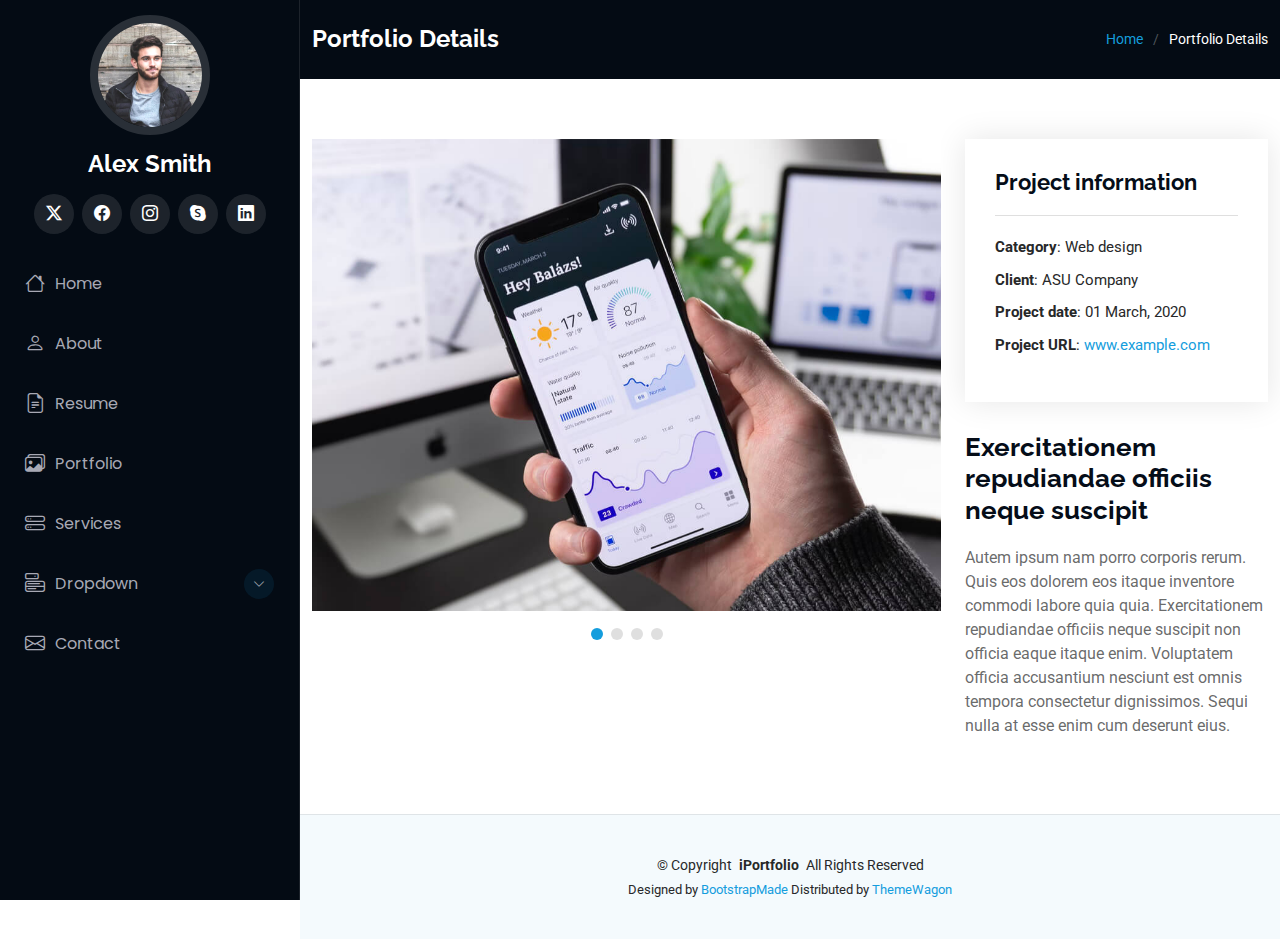
<file: portfolio-details.html>
<!DOCTYPE html>
<html lang="en">

<head>
  <meta charset="utf-8">
  <meta content="width=device-width, initial-scale=1.0" name="viewport">
  <title>Portfolio Details - iPortfolio Bootstrap Template</title>
  <meta content="" name="description">
  <meta content="" name="keywords">

  <!-- Favicons -->
  <link href="assets/img/favicon.png" rel="icon">
  <link href="assets/img/apple-touch-icon.png" rel="apple-touch-icon">

  <!-- Fonts -->
  <link href="https://fonts.googleapis.com" rel="preconnect">
  <link href="https://fonts.gstatic.com" rel="preconnect" crossorigin>
  <link href="https://fonts.googleapis.com/css2?family=Roboto:ital,wght@0,100;0,300;0,400;0,500;0,700;0,900;1,100;1,300;1,400;1,500;1,700;1,900&family=Poppins:ital,wght@0,100;0,200;0,300;0,400;0,500;0,600;0,700;0,800;0,900;1,100;1,200;1,300;1,400;1,500;1,600;1,700;1,800;1,900&family=Raleway:ital,wght@0,100;0,200;0,300;0,400;0,500;0,600;0,700;0,800;0,900;1,100;1,200;1,300;1,400;1,500;1,600;1,700;1,800;1,900&display=swap" rel="stylesheet">

  <!-- Vendor CSS Files -->
  <link href="assets/vendor/bootstrap/css/bootstrap.min.css" rel="stylesheet">
  <link href="assets/vendor/bootstrap-icons/bootstrap-icons.css" rel="stylesheet">
  <link href="assets/vendor/aos/aos.css" rel="stylesheet">
  <link href="assets/vendor/glightbox/css/glightbox.min.css" rel="stylesheet">
  <link href="assets/vendor/swiper/swiper-bundle.min.css" rel="stylesheet">

  <!-- Main CSS File -->
  <link href="assets/css/main.css" rel="stylesheet">

  <!-- =======================================================
  * Template Name: iPortfolio
  * Template URL: https://bootstrapmade.com/iportfolio-bootstrap-portfolio-websites-template/
  * Updated: Jun 29 2024 with Bootstrap v5.3.3
  * Author: BootstrapMade.com
  * License: https://bootstrapmade.com/license/
  ======================================================== -->
</head>

<body class="portfolio-details-page">

  <header id="header" class="header dark-background d-flex flex-column">
    <i class="header-toggle d-xl-none bi bi-list"></i>

    <div class="profile-img">
      <img src="assets/img/my-profile-img.jpg" alt="" class="img-fluid rounded-circle">
    </div>

    <a href="index.html" class="logo d-flex align-items-center justify-content-center">
      <!-- Uncomment the line below if you also wish to use an image logo -->
      <!-- <img src="assets/img/logo.png" alt=""> -->
      <h1 class="sitename">Alex Smith</h1>
    </a>

    <div class="social-links text-center">
      <a href="#" class="twitter"><i class="bi bi-twitter-x"></i></a>
      <a href="#" class="facebook"><i class="bi bi-facebook"></i></a>
      <a href="#" class="instagram"><i class="bi bi-instagram"></i></a>
      <a href="#" class="google-plus"><i class="bi bi-skype"></i></a>
      <a href="#" class="linkedin"><i class="bi bi-linkedin"></i></a>
    </div>

    <nav id="navmenu" class="navmenu">
      <ul>
        <li><a href="#hero"><i class="bi bi-house navicon"></i>Home</a></li>
        <li><a href="#about"><i class="bi bi-person navicon"></i> About</a></li>
        <li><a href="#resume"><i class="bi bi-file-earmark-text navicon"></i> Resume</a></li>
        <li><a href="#portfolio"><i class="bi bi-images navicon"></i> Portfolio</a></li>
        <li><a href="#services"><i class="bi bi-hdd-stack navicon"></i> Services</a></li>
        <li class="dropdown"><a href="#"><i class="bi bi-menu-button navicon"></i> <span>Dropdown</span> <i class="bi bi-chevron-down toggle-dropdown"></i></a>
          <ul>
            <li><a href="#">Dropdown 1</a></li>
            <li class="dropdown"><a href="#"><span>Deep Dropdown</span> <i class="bi bi-chevron-down toggle-dropdown"></i></a>
              <ul>
                <li><a href="#">Deep Dropdown 1</a></li>
                <li><a href="#">Deep Dropdown 2</a></li>
                <li><a href="#">Deep Dropdown 3</a></li>
                <li><a href="#">Deep Dropdown 4</a></li>
                <li><a href="#">Deep Dropdown 5</a></li>
              </ul>
            </li>
            <li><a href="#">Dropdown 2</a></li>
            <li><a href="#">Dropdown 3</a></li>
            <li><a href="#">Dropdown 4</a></li>
          </ul>
        </li>
        <li><a href="#contact"><i class="bi bi-envelope navicon"></i> Contact</a></li>
      </ul>
    </nav>

  </header>

  <main class="main">

    <!-- Page Title -->
    <div class="page-title dark-background">
      <div class="container d-lg-flex justify-content-between align-items-center">
        <h1 class="mb-2 mb-lg-0">Portfolio Details</h1>
        <nav class="breadcrumbs">
          <ol>
            <li><a href="index.html">Home</a></li>
            <li class="current">Portfolio Details</li>
          </ol>
        </nav>
      </div>
    </div><!-- End Page Title -->

    <!-- Portfolio Details Section -->
    <section id="portfolio-details" class="portfolio-details section">

      <div class="container" data-aos="fade-up" data-aos-delay="100">

        <div class="row gy-4">

          <div class="col-lg-8">
            <div class="portfolio-details-slider swiper init-swiper">

              <script type="application/json" class="swiper-config">
                {
                  "loop": true,
                  "speed": 600,
                  "autoplay": {
                    "delay": 5000
                  },
                  "slidesPerView": "auto",
                  "pagination": {
                    "el": ".swiper-pagination",
                    "type": "bullets",
                    "clickable": true
                  }
                }
              </script>

              <div class="swiper-wrapper align-items-center">

                <div class="swiper-slide">
                  <img src="assets/img/portfolio/app-1.jpg" alt="">
                </div>

                <div class="swiper-slide">
                  <img src="assets/img/portfolio/product-1.jpg" alt="">
                </div>

                <div class="swiper-slide">
                  <img src="assets/img/portfolio/branding-1.jpg" alt="">
                </div>

                <div class="swiper-slide">
                  <img src="assets/img/portfolio/books-1.jpg" alt="">
                </div>

              </div>
              <div class="swiper-pagination"></div>
            </div>
          </div>

          <div class="col-lg-4">
            <div class="portfolio-info" data-aos="fade-up" data-aos-delay="200">
              <h3>Project information</h3>
              <ul>
                <li><strong>Category</strong>: Web design</li>
                <li><strong>Client</strong>: ASU Company</li>
                <li><strong>Project date</strong>: 01 March, 2020</li>
                <li><strong>Project URL</strong>: <a href="#">www.example.com</a></li>
              </ul>
            </div>
            <div class="portfolio-description" data-aos="fade-up" data-aos-delay="300">
              <h2>Exercitationem repudiandae officiis neque suscipit</h2>
              <p>
                Autem ipsum nam porro corporis rerum. Quis eos dolorem eos itaque inventore commodi labore quia quia. Exercitationem repudiandae officiis neque suscipit non officia eaque itaque enim. Voluptatem officia accusantium nesciunt est omnis tempora consectetur dignissimos. Sequi nulla at esse enim cum deserunt eius.
              </p>
            </div>
          </div>

        </div>

      </div>

    </section><!-- /Portfolio Details Section -->

  </main>

  <footer id="footer" class="footer position-relative light-background">

    <div class="container">
      <div class="copyright text-center ">
        <p>© <span>Copyright</span> <strong class="px-1 sitename">iPortfolio</strong> <span>All Rights Reserved</span></p>
      </div>
      <div class="credits">
        <!-- All the links in the footer should remain intact. -->
        <!-- You can delete the links only if you've purchased the pro version. -->
        <!-- Licensing information: https://bootstrapmade.com/license/ -->
        <!-- Purchase the pro version with working PHP/AJAX contact form: [buy-url] -->
        Designed by <a href="https://bootstrapmade.com/">BootstrapMade</a> Distributed by <a href="https://themewagon.com">ThemeWagon</a>
      </div>
    </div>

  </footer>

  <!-- Scroll Top -->
  <a href="#" id="scroll-top" class="scroll-top d-flex align-items-center justify-content-center"><i class="bi bi-arrow-up-short"></i></a>

  <!-- Preloader -->
  <div id="preloader"></div>

  <!-- Vendor JS Files -->
  <script src="assets/vendor/bootstrap/js/bootstrap.bundle.min.js"></script>
  <script src="assets/vendor/php-email-form/validate.js"></script>
  <script src="assets/vendor/aos/aos.js"></script>
  <script src="assets/vendor/typed.js/typed.umd.js"></script>
  <script src="assets/vendor/purecounter/purecounter_vanilla.js"></script>
  <script src="assets/vendor/waypoints/noframework.waypoints.js"></script>
  <script src="assets/vendor/glightbox/js/glightbox.min.js"></script>
  <script src="assets/vendor/imagesloaded/imagesloaded.pkgd.min.js"></script>
  <script src="assets/vendor/isotope-layout/isotope.pkgd.min.js"></script>
  <script src="assets/vendor/swiper/swiper-bundle.min.js"></script>

  <!-- Main JS File -->
  <script src="assets/js/main.js"></script>

</body>

</html>
</file>
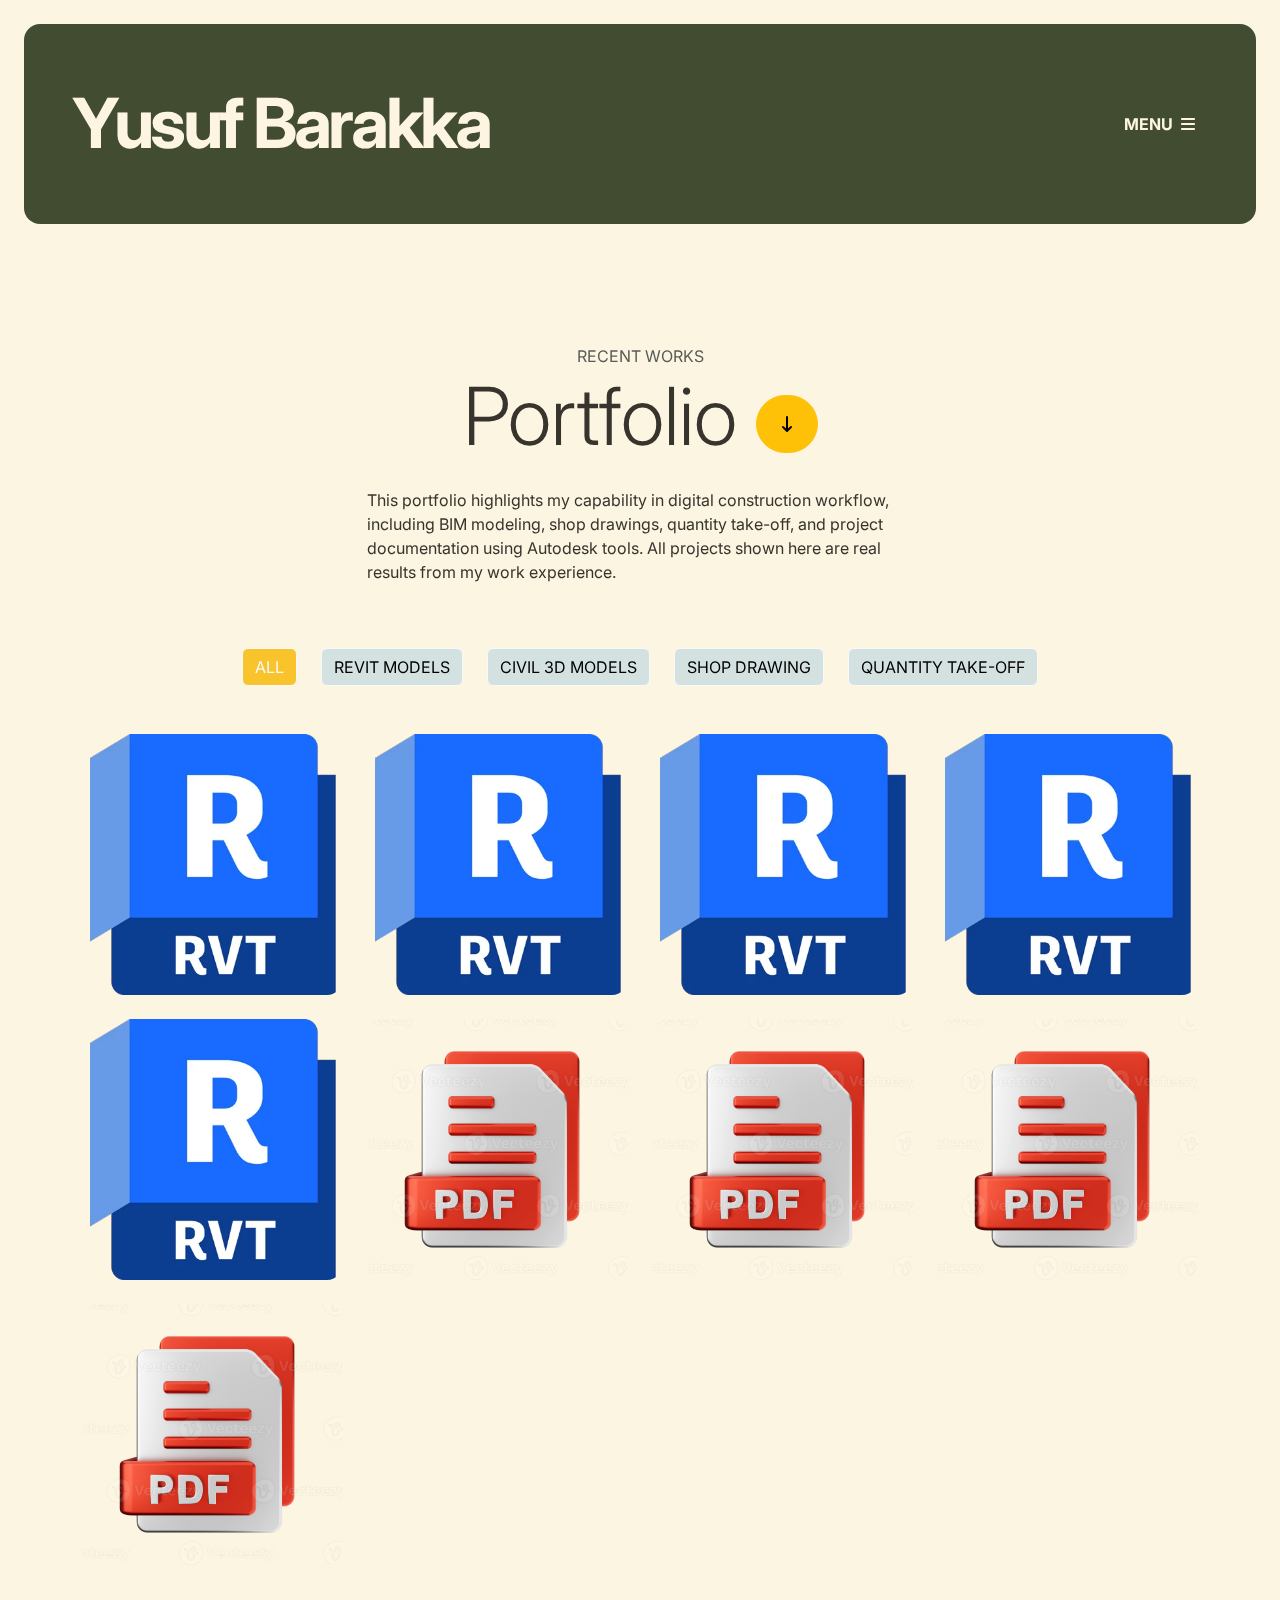
<file: portofolio.html>
<!DOCTYPE html>
<html lang="en">

<head>
  <meta charset="utf-8" />
  <meta name="viewport" content="width=device-width, initial-scale=1" />
  <title>Yusuf Barakka - Portfolio</title>
  <!-- Bootstrap CSS -->
  <link href="https://cdn.jsdelivr.net/npm/bootstrap@5.3.0/dist/css/bootstrap.min.css" rel="stylesheet" />
  <!-- Google Fonts -->
  <link href="https://fonts.googleapis.com/css2?family=Syne:wght@800&family=Inter:wght@400;600;700;800&display=swap"
    rel="stylesheet" />
  <!-- Font Awesome for icons -->
  <link rel="stylesheet" href="https://cdnjs.cloudflare.com/ajax/libs/font-awesome/6.4.0/css/all.min.css" />
  <!-- AOS Animation CSS -->
  <link href="https://unpkg.com/aos@2.3.1/dist/aos.css" rel="stylesheet" />
  <!-- Swiper JS CSS -->
  <link rel="stylesheet" href="https://cdn.jsdelivr.net/npm/swiper@11/swiper-bundle.min.css" />
  <!-- custom style CSS -->
  <link rel="stylesheet" href="style.css">
</head>


<body>
  <svg xmlns="http://www.w3.org/2000/svg" style="display: none;">
    <symbol xmlns="http://www.w3.org/2000/svg" id="instagram" viewBox="0 0 15 15">
      <path fill="none" stroke="currentColor"
        d="M11 3.5h1M4.5.5h6a4 4 0 0 1 4 4v6a4 4 0 0 1-4 4h-6a4 4 0 0 1-4-4v-6a4 4 0 0 1 4-4Zm3 10a3 3 0 1 1 0-6a3 3 0 0 1 0 6Z" />
    </symbol>
    <symbol xmlns="http://www.w3.org/2000/svg" id="facebook" viewBox="0 0 15 15">
      <path fill="none" stroke="currentColor"
        d="M7.5 14.5a7 7 0 1 1 0-14a7 7 0 0 1 0 14Zm0 0v-8a2 2 0 0 1 2-2h.5m-5 4h5" />
    </symbol>
    <symbol xmlns="http://www.w3.org/2000/svg" id="twitter" viewBox="0 0 15 15">
      <path fill="currentColor"
        d="m14.478 1.5l.5-.033a.5.5 0 0 0-.871-.301l.371.334Zm-.498 2.959a.5.5 0 1 0-1 0h1Zm-6.49.082h-.5h.5Zm0 .959h.5h-.5Zm-6.99 7V12a.5.5 0 0 0-.278.916L.5 12.5Zm.998-11l.469-.175a.5.5 0 0 0-.916-.048l.447.223Zm3.994 9l.354.353a.5.5 0 0 0-.195-.827l-.159.474Zm7.224-8.027l-.37.336l.18.199l.265-.04l-.075-.495Zm1.264-.94c.051.778.003 1.25-.123 1.606c-.122.345-.336.629-.723 1l.692.722c.438-.42.776-.832.974-1.388c.193-.546.232-1.178.177-2.006l-.998.066Zm0 3.654V4.46h-1v.728h1Zm-6.99-.646V5.5h1v-.959h-1Zm0 .959V6h1v-.5h-1ZM10.525 1a3.539 3.539 0 0 0-3.537 3.541h1A2.539 2.539 0 0 1 10.526 2V1Zm2.454 4.187C12.98 9.503 9.487 13 5.18 13v1c4.86 0 8.8-3.946 8.8-8.813h-1ZM1.03 1.675C1.574 3.127 3.614 6 7.49 6V5C4.174 5 2.421 2.54 1.966 1.325l-.937.35Zm.021-.398C.004 3.373-.157 5.407.604 7.139c.759 1.727 2.392 3.055 4.73 3.835l.317-.948c-2.155-.72-3.518-1.892-4.132-3.29c-.612-1.393-.523-3.11.427-5.013l-.895-.446Zm4.087 8.87C4.536 10.75 2.726 12 .5 12v1c2.566 0 4.617-1.416 5.346-2.147l-.708-.706Zm7.949-8.009A3.445 3.445 0 0 0 10.526 1v1c.721 0 1.37.311 1.82.809l.74-.671Zm-.296.83a3.513 3.513 0 0 0 2.06-1.134l-.744-.668a2.514 2.514 0 0 1-1.466.813l.15.989ZM.222 12.916C1.863 14.01 3.583 14 5.18 14v-1c-1.63 0-3.048-.011-4.402-.916l-.556.832Z" />
    </symbol>
    <symbol xmlns="http://www.w3.org/2000/svg" id="pinterest" viewBox="0 0 15 15">
      <path fill="none" stroke="currentColor"
        d="m4.5 13.5l3-7m-3.236 3a2.989 2.989 0 0 1-.764-2V7A3.5 3.5 0 0 1 7 3.5h1A3.5 3.5 0 0 1 11.5 7v.5a3 3 0 0 1-3 3a2.081 2.081 0 0 1-1.974-1.423L6.5 9m1 5.5a7 7 0 1 1 0-14a7 7 0 0 1 0 14Z" />
    </symbol>
    <symbol xmlns="http://www.w3.org/2000/svg" id="youtube" viewBox="0 0 15 15">
      <path fill="currentColor"
        d="m1.61 12.738l-.104.489l.105-.489Zm11.78 0l.104.489l-.105-.489Zm0-10.476l.104-.489l-.105.489Zm-11.78 0l.106.489l-.105-.489ZM6.5 5.5l.277-.416A.5.5 0 0 0 6 5.5h.5Zm0 4H6a.5.5 0 0 0 .777.416L6.5 9.5Zm3-2l.277.416a.5.5 0 0 0 0-.832L9.5 7.5ZM0 3.636v7.728h1V3.636H0Zm15 7.728V3.636h-1v7.728h1ZM1.506 13.227c3.951.847 8.037.847 11.988 0l-.21-.978a27.605 27.605 0 0 1-11.568 0l-.21.978ZM13.494 1.773a28.606 28.606 0 0 0-11.988 0l.21.978a27.607 27.607 0 0 1 11.568 0l.21-.978ZM15 3.636c0-.898-.628-1.675-1.506-1.863l-.21.978c.418.09.716.458.716.885h1Zm-1 7.728a.905.905 0 0 1-.716.885l.21.978A1.905 1.905 0 0 0 15 11.364h-1Zm-14 0c0 .898.628 1.675 1.506 1.863l.21-.978A.905.905 0 0 1 1 11.364H0Zm1-7.728c0-.427.298-.796.716-.885l-.21-.978A1.905 1.905 0 0 0 0 3.636h1ZM6 5.5v4h1v-4H6Zm.777 4.416l3-2l-.554-.832l-3 2l.554.832Zm3-2.832l-3-2l-.554.832l3 2l.554-.832Z" />
    </symbol>
    <symbol xmlns="http://www.w3.org/2000/svg" id="dribble" viewBox="0 0 15 15">
      <path fill="none" stroke="currentColor" stroke-linecap="round" stroke-linejoin="round"
        d="M4.839 1.024c3.346 4.041 5.096 7.922 5.704 12.782M.533 6.82c5.985-.138 9.402-1.083 11.97-4.216M2.7 12.594c3.221-4.902 7.171-5.65 11.755-4.293M14.5 7.5a7 7 0 1 0-14 0a7 7 0 0 0 14 0Z" />
    </symbol>
    <symbol xmlns="http://www.w3.org/2000/svg" id="calendar" viewBox="0 0 24 24">
      <g fill="none" stroke="currentColor" stroke-linecap="round" stroke-linejoin="round" stroke-width="2">
        <rect width="20" height="18" x="2" y="4" rx="4" />
        <path d="M8 2v4m8-4v4M2 10h20" />
      </g>
    </symbol>
    <symbol xmlns="http://www.w3.org/2000/svg" id="shopping-bag" viewBox="0 0 24 24">
      <g fill="none" stroke="currentColor" stroke-linecap="round" stroke-linejoin="round" stroke-width="2">
        <path
          d="M3.977 9.84A2 2 0 0 1 5.971 8h12.058a2 2 0 0 1 1.994 1.84l.803 10A2 2 0 0 1 18.833 22H5.167a2 2 0 0 1-1.993-2.16l.803-10Z" />
        <path d="M16 11V6a4 4 0 0 0-4-4v0a4 4 0 0 0-4 4v5" />
      </g>
    </symbol>
    <symbol xmlns="http://www.w3.org/2000/svg" id="gift" viewBox="0 0 24 24">
      <g fill="none" stroke="currentColor" stroke-linecap="round" stroke-linejoin="round" stroke-width="2">
        <rect width="18" height="14" x="3" y="8" rx="2" />
        <path d="M12 5a3 3 0 1 0-3 3m6 0a3 3 0 1 0-3-3m0 0v17m9-7H3" />
      </g>
    </symbol>
    <symbol xmlns="http://www.w3.org/2000/svg" id="arrow-cycle" viewBox="0 0 24 24">
      <g fill="none" stroke="currentColor" stroke-linecap="round" stroke-linejoin="round" stroke-width="2">
        <path
          d="M22 12c0 6-4.39 10-9.806 10C7.792 22 4.24 19.665 3 16m-1-4C2 6 6.39 2 11.806 2C16.209 2 19.76 4.335 21 8" />
        <path d="m7 17l-4-1l-1 4M17 7l4 1l1-4" />
      </g>
    </symbol>
    <symbol xmlns="http://www.w3.org/2000/svg" id="link" viewBox="0 0 24 24">
      <path fill="currentColor"
        d="M12 19a1 1 0 1 0-1-1a1 1 0 0 0 1 1Zm5 0a1 1 0 1 0-1-1a1 1 0 0 0 1 1Zm0-4a1 1 0 1 0-1-1a1 1 0 0 0 1 1Zm-5 0a1 1 0 1 0-1-1a1 1 0 0 0 1 1Zm7-12h-1V2a1 1 0 0 0-2 0v1H8V2a1 1 0 0 0-2 0v1H5a3 3 0 0 0-3 3v14a3 3 0 0 0 3 3h14a3 3 0 0 0 3-3V6a3 3 0 0 0-3-3Zm1 17a1 1 0 0 1-1 1H5a1 1 0 0 1-1-1v-9h16Zm0-11H4V6a1 1 0 0 1 1-1h1v1a1 1 0 0 0 2 0V5h8v1a1 1 0 0 0 2 0V5h1a1 1 0 0 1 1 1ZM7 15a1 1 0 1 0-1-1a1 1 0 0 0 1 1Zm0 4a1 1 0 1 0-1-1a1 1 0 0 0 1 1Z" />
    </symbol>
    <symbol xmlns="http://www.w3.org/2000/svg" id="arrow-left" viewBox="0 0 24 24">
      <path fill="currentColor"
        d="M17 11H9.41l3.3-3.29a1 1 0 1 0-1.42-1.42l-5 5a1 1 0 0 0-.21.33a1 1 0 0 0 0 .76a1 1 0 0 0 .21.33l5 5a1 1 0 0 0 1.42 0a1 1 0 0 0 0-1.42L9.41 13H17a1 1 0 0 0 0-2Z" />
    </symbol>
    <symbol xmlns="http://www.w3.org/2000/svg" id="arrow-right" viewBox="0 0 24 24">
      <path fill="currentColor"
        d="M17.92 11.62a1 1 0 0 0-.21-.33l-5-5a1 1 0 0 0-1.42 1.42l3.3 3.29H7a1 1 0 0 0 0 2h7.59l-3.3 3.29a1 1 0 0 0 0 1.42a1 1 0 0 0 1.42 0l5-5a1 1 0 0 0 .21-.33a1 1 0 0 0 0-.76Z" />
    </symbol>
    <symbol xmlns="http://www.w3.org/2000/svg" id="play" viewBox="0 0 24 24">
      <g fill="none" fill-rule="evenodd">
        <path
          d="M24 0v24H0V0h24ZM12.593 23.258l-.011.002l-.071.035l-.02.004l-.014-.004l-.071-.035c-.01-.004-.019-.001-.024.005l-.004.01l-.017.428l.005.02l.01.013l.104.074l.015.004l.012-.004l.104-.074l.012-.016l.004-.017l-.017-.427c-.002-.01-.009-.017-.017-.018Zm.265-.113l-.013.002l-.185.093l-.01.01l-.003.011l.018.43l.005.012l.008.007l.201.093c.012.004.023 0 .029-.008l.004-.014l-.034-.614c-.003-.012-.01-.02-.02-.022Zm-.715.002a.023.023 0 0 0-.027.006l-.006.014l-.034.614c0 .012.007.02.017.024l.015-.002l.201-.093l.01-.008l.004-.011l.017-.43l-.003-.012l-.01-.01l-.184-.092Z" />
        <path fill="currentColor"
          d="M5.669 4.76a1.469 1.469 0 0 1 2.04-1.177c1.062.454 3.442 1.533 6.462 3.276c3.021 1.744 5.146 3.267 6.069 3.958c.788.591.79 1.763.001 2.356c-.914.687-3.013 2.19-6.07 3.956c-3.06 1.766-5.412 2.832-6.464 3.28c-.906.387-1.92-.2-2.038-1.177c-.138-1.142-.396-3.735-.396-7.237c0-3.5.257-6.092.396-7.235Z" />
      </g>
    </symbol>
    <symbol xmlns="http://www.w3.org/2000/svg" id="category" viewBox="0 0 24 24">
      <path fill="currentColor"
        d="M19 5.5h-6.28l-.32-1a3 3 0 0 0-2.84-2H5a3 3 0 0 0-3 3v13a3 3 0 0 0 3 3h14a3 3 0 0 0 3-3v-10a3 3 0 0 0-3-3Zm1 13a1 1 0 0 1-1 1H5a1 1 0 0 1-1-1v-13a1 1 0 0 1 1-1h4.56a1 1 0 0 1 .95.68l.54 1.64a1 1 0 0 0 .95.68h7a1 1 0 0 1 1 1Z" />
    </symbol>
    <symbol xmlns="http://www.w3.org/2000/svg" id="calendar" viewBox="0 0 24 24">
      <path fill="currentColor"
        d="M19 4h-2V3a1 1 0 0 0-2 0v1H9V3a1 1 0 0 0-2 0v1H5a3 3 0 0 0-3 3v12a3 3 0 0 0 3 3h14a3 3 0 0 0 3-3V7a3 3 0 0 0-3-3Zm1 15a1 1 0 0 1-1 1H5a1 1 0 0 1-1-1v-7h16Zm0-9H4V7a1 1 0 0 1 1-1h2v1a1 1 0 0 0 2 0V6h6v1a1 1 0 0 0 2 0V6h2a1 1 0 0 1 1 1Z" />
    </symbol>
    <symbol xmlns="http://www.w3.org/2000/svg" id="heart" viewBox="0 0 24 24">
      <path fill="currentColor"
        d="M20.16 4.61A6.27 6.27 0 0 0 12 4a6.27 6.27 0 0 0-8.16 9.48l7.45 7.45a1 1 0 0 0 1.42 0l7.45-7.45a6.27 6.27 0 0 0 0-8.87Zm-1.41 7.46L12 18.81l-6.75-6.74a4.28 4.28 0 0 1 3-7.3a4.25 4.25 0 0 1 3 1.25a1 1 0 0 0 1.42 0a4.27 4.27 0 0 1 6 6.05Z" />
    </symbol>
    <symbol xmlns="http://www.w3.org/2000/svg" id="plus" viewBox="0 0 24 24">
      <path fill="currentColor" d="M19 11h-6V5a1 1 0 0 0-2 0v6H5a1 1 0 0 0 0 2h6v6a1 1 0 0 0 2 0v-6h6a1 1 0 0 0 0-2Z" />
    </symbol>
    <symbol xmlns="http://www.w3.org/2000/svg" id="minus" viewBox="0 0 24 24">
      <path fill="currentColor" d="M19 11H5a1 1 0 0 0 0 2h14a1 1 0 0 0 0-2Z" />
    </symbol>
    <symbol xmlns="http://www.w3.org/2000/svg" id="cart" viewBox="0 0 24 24">
      <path fill="currentColor"
        d="M8.5 19a1.5 1.5 0 1 0 1.5 1.5A1.5 1.5 0 0 0 8.5 19ZM19 16H7a1 1 0 0 1 0-2h8.491a3.013 3.013 0 0 0 2.885-2.176l1.585-5.55A1 1 0 0 0 19 5H6.74a3.007 3.007 0 0 0-2.82-2H3a1 1 0 0 0 0 2h.921a1.005 1.005 0 0 1 .962.725l.155.545v.005l1.641 5.742A3 3 0 0 0 7 18h12a1 1 0 0 0 0-2Zm-1.326-9l-1.22 4.274a1.005 1.005 0 0 1-.963.726H8.754l-.255-.892L7.326 7ZM16.5 19a1.5 1.5 0 1 0 1.5 1.5a1.5 1.5 0 0 0-1.5-1.5Z" />
    </symbol>
    <symbol xmlns="http://www.w3.org/2000/svg" id="check" viewBox="0 0 24 24">
      <path fill="currentColor"
        d="M18.71 7.21a1 1 0 0 0-1.42 0l-7.45 7.46l-3.13-3.14A1 1 0 1 0 5.29 13l3.84 3.84a1 1 0 0 0 1.42 0l8.16-8.16a1 1 0 0 0 0-1.47Z" />
    </symbol>
    <symbol xmlns="http://www.w3.org/2000/svg" id="trash" viewBox="0 0 24 24">
      <path fill="currentColor"
        d="M10 18a1 1 0 0 0 1-1v-6a1 1 0 0 0-2 0v6a1 1 0 0 0 1 1ZM20 6h-4V5a3 3 0 0 0-3-3h-2a3 3 0 0 0-3 3v1H4a1 1 0 0 0 0 2h1v11a3 3 0 0 0 3 3h8a3 3 0 0 0 3-3V8h1a1 1 0 0 0 0-2ZM10 5a1 1 0 0 1 1-1h2a1 1 0 0 1 1 1v1h-4Zm7 14a1 1 0 0 1-1 1H8a1 1 0 0 1-1-1V8h10Zm-3-1a1 1 0 0 0 1-1v-6a1 1 0 0 0-2 0v6a1 1 0 0 0 1 1Z" />
    </symbol>
    <symbol xmlns="http://www.w3.org/2000/svg" id="star-outline" viewBox="0 0 15 15">
      <path fill="none" stroke="currentColor" stroke-linecap="round" stroke-linejoin="round"
        d="M7.5 9.804L5.337 11l.413-2.533L4 6.674l2.418-.37L7.5 4l1.082 2.304l2.418.37l-1.75 1.793L9.663 11L7.5 9.804Z" />
    </symbol>
    <symbol xmlns="http://www.w3.org/2000/svg" id="star-solid" viewBox="0 0 15 15">
      <path fill="currentColor"
        d="M7.953 3.788a.5.5 0 0 0-.906 0L6.08 5.85l-2.154.33a.5.5 0 0 0-.283.843l1.574 1.613l-.373 2.284a.5.5 0 0 0 .736.518l1.92-1.063l1.921 1.063a.5.5 0 0 0 .736-.519l-.373-2.283l1.574-1.613a.5.5 0 0 0-.283-.844L8.921 5.85l-.968-2.062Z" />
    </symbol>
    <symbol xmlns="http://www.w3.org/2000/svg" id="search" viewBox="0 0 24 24">
      <path fill="currentColor"
        d="M21.71 20.29L18 16.61A9 9 0 1 0 16.61 18l3.68 3.68a1 1 0 0 0 1.42 0a1 1 0 0 0 0-1.39ZM11 18a7 7 0 1 1 7-7a7 7 0 0 1-7 7Z" />
    </symbol>
    <symbol xmlns="http://www.w3.org/2000/svg" id="user" viewBox="0 0 24 24">
      <path fill="currentColor"
        d="M15.71 12.71a6 6 0 1 0-7.42 0a10 10 0 0 0-6.22 8.18a1 1 0 0 0 2 .22a8 8 0 0 1 15.9 0a1 1 0 0 0 1 .89h.11a1 1 0 0 0 .88-1.1a10 10 0 0 0-6.25-8.19ZM12 12a4 4 0 1 1 4-4a4 4 0 0 1-4 4Z" />
    </symbol>
    <symbol xmlns="http://www.w3.org/2000/svg" id="close" viewBox="0 0 15 15">
      <path fill="currentColor"
        d="M7.953 3.788a.5.5 0 0 0-.906 0L6.08 5.85l-2.154.33a.5.5 0 0 0-.283.843l1.574 1.613l-.373 2.284a.5.5 0 0 0 .736.518l1.92-1.063l1.921 1.063a.5.5 0 0 0 .736-.519l-.373-2.283l1.574-1.613a.5.5 0 0 0-.283-.844L8.921 5.85l-.968-2.062Z" />
    </symbol>
    <symbol xmlns="http://www.w3.org/2000/svg" id="quote" viewBox="0 0 448 512">
      <path fill="currentColor"
        d="M0 216C0 149.7 53.7 96 120 96h8c17.7 0 32 14.3 32 32s-14.3 32-32 32h-8c-30.9 0-56 25.1-56 56v8h64c35.3 0 64 28.7 64 64v64c0 35.3-28.7 64-64 64H64c-35.3 0-64-28.7-64-64V216zm256 0c0-66.3 53.7-120 120-120h8c17.7 0 32 14.3 32 32s-14.3 32-32 32h-8c-30.9 0-56 25.1-56 56v8h64c35.3 0 64 28.7 64 64v64c0 35.3-28.7 64-64 64h-64c-35.3 0-64-28.7-64-64V216z" />
    </symbol>
    <symbol xmlns="http://www.w3.org/2000/svg" id="folder" viewBox="0 0 18 18" fill="none">
      <path
        d="M14.0946 4.04689H9.56953L9.33895 3.3259C9.18947 2.90285 8.9122 2.53678 8.54555 2.27842C8.1789 2.02006 7.74102 1.8822 7.29258 1.88393H4.00687C3.43356 1.88393 2.88374 2.11181 2.47835 2.51744C2.07296 2.92308 1.84521 3.47324 1.84521 4.04689V13.4197C1.84521 13.9934 2.07296 14.5435 2.47835 14.9492C2.88374 15.3548 3.43356 15.5827 4.00687 15.5827H14.0946C14.6679 15.5827 15.2177 15.3548 15.6231 14.9492C16.0285 14.5435 16.2562 13.9934 16.2562 13.4197V6.20985C16.2562 5.6362 16.0285 5.08604 15.6231 4.68041C15.2177 4.27477 14.6679 4.04689 14.0946 4.04689ZM14.8151 13.4197C14.8151 13.6109 14.7392 13.7943 14.6041 13.9295C14.469 14.0648 14.2857 14.1407 14.0946 14.1407H4.00687C3.81577 14.1407 3.63249 14.0648 3.49736 13.9295C3.36223 13.7943 3.28632 13.6109 3.28632 13.4197V4.04689C3.28632 3.85567 3.36223 3.67229 3.49736 3.53707C3.63249 3.40186 3.81577 3.3259 4.00687 3.3259H7.29258C7.44364 3.32551 7.591 3.37264 7.71384 3.46061C7.83667 3.54859 7.92877 3.67297 7.97711 3.81617L8.3662 4.99859C8.41454 5.1418 8.50664 5.26618 8.62947 5.35415C8.75231 5.44213 8.89967 5.48925 9.05073 5.48886H14.0946C14.2857 5.48886 14.469 5.56483 14.6041 5.70004C14.7392 5.83525 14.8151 6.01863 14.8151 6.20985V13.4197Z"
        fill="black" />
    </symbol>
    <symbol xmlns="http://www.w3.org/2000/svg" id="clock" viewBox="0 0 18 18" fill="none">
      <path
        d="M11.0931 9.19042L9.58134 8.3173V5.12838C9.58134 4.93716 9.50543 4.75377 9.3703 4.61856C9.23517 4.48335 9.05189 4.40739 8.86079 4.40739C8.66969 4.40739 8.48641 4.48335 8.35128 4.61856C8.21615 4.75377 8.14024 4.93716 8.14024 5.12838V8.73331C8.14024 8.85987 8.17354 8.9842 8.23678 9.0938C8.30002 9.2034 8.39098 9.29441 8.50051 9.35769L10.3725 10.4392C10.4545 10.4873 10.5452 10.5186 10.6393 10.5315C10.7335 10.5444 10.8292 10.5385 10.9211 10.5142C11.013 10.4899 11.0991 10.4477 11.1746 10.3899C11.2501 10.3322 11.3134 10.26 11.3609 10.1777C11.4084 10.0953 11.4392 10.0044 11.4515 9.91012C11.4637 9.81583 11.4572 9.72004 11.4323 9.62828C11.4074 9.53652 11.3646 9.45059 11.3064 9.37544C11.2482 9.3003 11.1757 9.23741 11.0931 9.19042ZM8.86079 1.52344C7.43567 1.52344 6.04256 1.94629 4.85762 2.73852C3.67268 3.53075 2.74913 4.65678 2.20376 5.97421C1.6584 7.29165 1.5157 8.74131 1.79373 10.1399C2.07175 11.5385 2.75801 12.8231 3.76572 13.8315C4.77343 14.8398 6.05733 15.5265 7.45506 15.8047C8.8528 16.0828 10.3016 15.9401 11.6182 15.3944C12.9349 14.8487 14.0602 13.9246 14.852 12.7389C15.6437 11.5532 16.0663 10.1593 16.0663 8.73331C16.0642 6.82178 15.3044 4.98914 13.9535 3.63748C12.6027 2.28582 10.7712 1.52554 8.86079 1.52344ZM8.86079 14.5012C7.7207 14.5012 6.60621 14.1629 5.65826 13.5291C4.7103 12.8954 3.97146 11.9945 3.53517 10.9406C3.09887 9.88665 2.98472 8.72691 3.20714 7.60805C3.42956 6.48919 3.97857 5.46145 4.78474 4.65479C5.5909 3.84814 6.61802 3.2988 7.73621 3.07624C8.8544 2.85369 10.0134 2.96791 11.0667 3.40447C12.12 3.84103 13.0203 4.58031 13.6537 5.52884C14.2871 6.47737 14.6252 7.59253 14.6252 8.73331C14.6233 10.2625 14.0154 11.7284 12.9347 12.8097C11.8541 13.891 10.389 14.4993 8.86079 14.5012Z"
        fill="black" />
    </symbol>
  </svg>
  <!-- Fullscreen Menu Overlay -->
  <div id="fullscreenMenu" class="fullscreen-menu-overlay">
    <div class="container h-100">
      <div class="row h-100 align-items-center">
        <div class="col-lg-7">
          <button id="closeMenuBtn" class="close-menu-btn position-absolute top-0 end-0 m-4">
            <i class="fas fa-times fs-1"></i>
          </button>

          <nav class="fullscreen-menu-nav">
            <ul class="list-unstyled">
              <li><a href="index.html" class="menu-link">Home</a> </li>
              <li><a href="about.html" class="menu-link">About</a> </li>   
              <li><a href="services.html" class="menu-link">Services</a> </li>          
              <li><a href="portofolio.html" class="menu-link">Portfolio</a> </li>
              <li><a href="blog.html" class="menu-link">Blog</a></li>
              <li><a href="contact.html" class="menu-link">Contact</a> </li>
            </ul>
          </nav>

          <div class="menu-social-links mt-5">
            <a href="https://www.linkedin.com/in/yusuf-barakka-0155171b4/" class="social-link"><i class="fab fa-linkedin"></i></a>
            <a href="https://www.instagram.com/_yusufbarakka/" class="social-link"><i class="fab fa-instagram"></i></a>
            <a href="https://wa.me/6285240854065" class="social-link"><i class="fab fa-whatsapp"></i></a>
            <a href="https://t.me/yusufbarakka" class="social-link"><i class="fab fa-telegram"></i></a>
          </div>
        </div>
        <div class="col-lg-5 text-white py-3">
            <p class="fs-3">Thanks for Coming </p>
            <p>
              Pangkep, Sulawesi Selatan <br>
              +62 852 4084 4065 <br>
              yusubarakka@gmail.com <br>
              Indonesia
            </p>
            
        </div>
        </div>
      </div>
    </div>
  </div>

  <!-- Header/Hero Section -->
  <header class="position-relative">
    <div class="bg-dark-custom p-2 p-lg-5 m-3 m-lg-4 rounded-4">

      <nav class="d-flex justify-content-between">
        <a href="index.html" class="text-light-custom content-title fw-bold d-inline-block text-decoration-none" 
          data-aos="fade-right" data-aos-duration="1000">
           Yusuf Barakka
        </a>
        <button class="menu-toggle-btn btn d-flex align-items-center gap-2" data-aos="fade-left"
          data-aos-duration="1000">
          <span class="text-light-custom fw-bold">MENU</span>
          <i class="fas fa-bars text-light-custom"></i>
        </button>
      </nav>

    </div>

  </header>

  <section class="g-lg-3">
    <div class="container">
      <div class="justify-content-center ">
        <div class="row justify-content-center ">
          <div class="col-lg-6 mt-5 pt-5" data-aos="fade-up">
            <div class="section-header text-center">
              <span class="text-muted text-uppercase">
                Recent Works
              </span>
              <h2 class="display-1">
                Portfolio  
                  <a 
                    href="https://cdn.jsdelivr.net/gh/yusufbarakka/Works/pdf/Yusuf-Barakka-Portfolio.pdf"
                    class="btn btn-warning px-4 py-3 rounded-pill fw-bold text-uppercase"
                    download>
                    <i class="fa-solid fa-arrow-down-long"></i>
                  </a>   
              </div>
              </h2>
              <div class="mt-4">

              <p>
                This portfolio highlights my capability in digital construction workflow, including 
                BIM modeling, shop drawings, quantity take-off, and project documentation using 
                Autodesk tools. All projects shown here are real results from my work experience.
              </p>
            </div>
          </div>
        </div>

        <div id="filters" class="button-group d-flex flex-wrap gap-4 justify-content-center py-5" data-aos="fade-up">
          <a href="#" class="btn btn-light text-decoration-none text-uppercase is-checked" data-filter="*">All</a>
          <a href="#" class="btn btn-light text-decoration-none text-uppercase" data-filter=".rvt">Revit Models</a>
          <a href="#" class="btn btn-light text-decoration-none text-uppercase" data-filter=".civil3d">Civil 3D Models</a>
          <a href="#" class="btn btn-light text-decoration-none text-uppercase" data-filter=".shopdrawing">Shop Drawing</a>
          <a href="#" class="btn btn-light text-decoration-none text-uppercase" data-filter=".quantity">Quantity Take-off</a>
        </div>

      </div>

      <div class="pb-5 mb-5">
  <div class="grid p-0 clearfix row row-cols-2 row-cols-lg-3 row-cols-xl-4" data-aos="fade-up">

    <!-- REVIT MODELS-->

    <div class="col mb-4 portfolio-item rvt modeling =">
      <a href="https://3dviewer.net/#model=https://cdn.jsdelivr.net/gh/yusufbarakka/Works/ifc/STR-FT.ifc" data-lightbox="revit-1" data-title="Revit Work 1"
        title="Pekerjaan Rumah Pompa">
        <img src="images/rvt.webp" class="img-fluid rounded-4" alt="Revit Portfolio">
      </a>
    </div>
    
    <div class="col mb-4 portfolio-item rvt modeling =">
      <a href="https://3dviewer.net/#model=https://cdn.jsdelivr.net/gh/yusufbarakka/Works/ifc/25-bengkulu-rumah-pompa.ifc" data-lightbox="revit-1" data-title="Revit Work 1"
        title="Pekerjaan Rumah Pompa">
        <img src="images/rvt.webp" class="img-fluid rounded-4" alt="Revit Portfolio">
      </a>
    </div>
    
    <div class="col mb-4 portfolio-item rvt modeling =">
      <a href="https://3dviewer.net/#model=https://cdn.jsdelivr.net/gh/yusufbarakka/Works/ifc/25-bengkulu-box-culvert.ifc" data-lightbox="revit-1" data-title="Revit Work 1"
        title="Pekerjaan Box Culvert">
        <img src="images/rvt.webp" class="img-fluid rounded-4" alt="Revit Portfolio">
      </a>
    </div>

    <div class="col mb-4 portfolio-item rvt modeling =">
      <a href="https://3dviewer.net/#model=https://cdn.jsdelivr.net/gh/yusufbarakka/Works/ifc/24-ars-mushollahxposjaga.ifc" data-lightbox="revit-1" data-title="Revit Work 1"
        title="Pekerjaan Arsitek Mushollah dan Pos Jaga">
        <img src="images/rvt.webp" class="img-fluid rounded-4" alt="Revit Portfolio">
      </a>
    </div>

    <div class="col mb-4 portfolio-item rvt modeling =">
      <a href="https://3dviewer.net/#model=https://cdn.jsdelivr.net/gh/yusufbarakka/Works/ifc/24-str-mushollahxposjaga.ifc" data-lightbox="revit-1" data-title="Revit Work 1"
        title="Pekerjaan Struktur Mushollah dan Pos Jaga">
        <img src="images/rvt.webp" class="img-fluid rounded-4" alt="Revit Portfolio">
      </a>
    </div>

    <!-- CIVIL 3D MODELS-->
    
    <!-- SHOP DRAWING -->

    <div class="col mb-4 portfolio-item shopdrawing">
      <a href="https://cdn.jsdelivr.net/gh/yusufbarakka/Works/pdf/25-str-bengkulu-rumah-pompa.pdf" data-lightbox="revit-1" data-title="Revit Work 1"
        title="Pekerjaan Rumah Pompa">
        <img src="images/pdf.webp" class="img-fluid rounded-4" alt="Revit Portfolio">
      </a>
    </div>
        
    <div class="col mb-4 portfolio-item shopdrawing =">
      <a href="https://cdn.jsdelivr.net/gh/yusufbarakka/Works/pdf/25-bengkulu-box-culvert.pdf" data-lightbox="revit-1" data-title="Revit Work 1"
        title="Pekerjaan Box Culvert">
        <img src="images/pdf.webp" class="img-fluid rounded-4" alt="Revit Portfolio">
      </a>
    </div>
      
    <div class="col mb-4 portfolio-item shopdrawing =">
      <a href="https://cdn.jsdelivr.net/gh/yusufbarakka/Works/pdf/24-ars-mushollahxposjaga.pdf" data-lightbox="revit-1" data-title="Revit Work 1"
        title="Pekerjaan Arsitek Mushollah dan Pos Jaga">
        <img src="images/pdf.webp" class="img-fluid rounded-4" alt="Revit Portfolio">
      </a>
    </div>
          
    <div class="col mb-4 portfolio-item shopdrawing =">
      <a href="https://cdn.jsdelivr.net/gh/yusufbarakka/Works/pdf/24-str-mushollahxposjaga.pdf" data-lightbox="revit-1" data-title="Revit Work 1"
        title="Pekerjaan Struktur Mushollah dan Pos Jaga">
        <img src="images/pdf.webp" class="img-fluid rounded-4" alt="Revit Portfolio">
      </a>
    </div>

    <!-- QUANTITY TAKE-OFF -->


  </div>
</div>


    </div>
  </section>

  <main></main>

    <!-- Footer Section -->
  <footer class="py-5 bg-dark-custom rounded-4 m-3 m-lg-4" data-aos="clip-bottom">
    <div class="container">
      <div class="row mb-5">
        <div class="col-md-3">
          <h3 class="text-light-custom content-title mb-4">Yusuf Barakka</h3>
          <p class="text-light-custom mb-4">
            Follow me you will get updates related with Civil Engineer, BIM and Construction Project Management.
          </p>
          <div class="d-flex flex-wrap gap-3">
            <a href="https://www.linkedin.com/in/yusufbarakka"><i class="fab fa-linkedin social-icon text-light-custom"></i></a>
            <a href="https://www.youtube.com/@BIMLab.Aksara"><i class="fab fa-youtube social-icon text-light-custom"></i></a>
            <a href="https://www.instagram.com/_yusufbarakka"><i class="fab fa-instagram social-icon text-light-custom"></i></a>
            <a href="https://www.tiktok.com/@_yusufbarakka"><i class="fab fa-tiktok social-icon text-light-custom"></i></a>
            <a href="https://www.facebook.com/MYBarakka"><i class="fab fa-facebook-f social-icon text-light-custom"></i></a>
            <a href="https://wa.me/6285240854065"><i class="fab fa-whatsapp social-icon text-light-custom"></i></a>
            <a href="https://t.me/yusufbarakka"><i class="fab fa-telegram social-icon text-light-custom"></i></a>
            <a href="#"><i class="fab fa-github social-icon text-light-custom"></i></a>
          </div>
        </div>

        <div class="col-md-2">
          <ul class="list-unstyled">
            <li class="mb-2"><a href="index.html" class="footer-link text-yellow">Home</a></li>
            <li class="mb-2"><a href="about.html" class="footer-link">About</a></li>
            <li class="mb-2"><a href="services.html" class="footer-link">Services</a></li>
            <li class="mb-2"><a href="portofolio.html" class="footer-link">Portfolio</a></li>
          </ul>
        </div>

        <div class="col-md-2">
          <ul class="list-unstyled">
            <li class="mb-2"><a href="blog.html" class="footer-link">Blog</a></li>
            <li class="mb-2"><a href="contact.html" class="footer-link">Contact</a></li>
          </ul>
        </div>

        <div class="col-md-5">
          <p class="text-light-custom mb-4">
            Just feel free to contact if you wanna collaborate with me, or simply have a conversation.
          </p>
          <p class="text-light-custom fst-italic fs-5"><a href="mailto:contact@yourwebsite.com"
              class="text-light-custom text-decoration-none">yusufbarakka@gmail.com</a></p>
        </div>
      </div>

      <div class="border-top border-light pt-4">
        <p class="text-light-custom text-center">
          ©2025 David. Designed by <a href="https://templatesjungle.com/" target="_blank"
            class="text-light-custom text-decoration-underline">TemplatesJungle</a>.
        </p>
      </div>
    </div>
  </footer>

  <!-- Bootstrap JS Bundle with Popper -->
  <script src="https://cdn.jsdelivr.net/npm/bootstrap@5.3.0/dist/js/bootstrap.bundle.min.js"></script>
  <!-- JQuery js -->
  <script src="js/jquery-1.11.0.min.js"></script>
  <!-- Plugins js -->
  <script src="js/plugins.js"></script>
  <!-- Script js -->
  <script src="js/script.js"></script>
</body>

</html>
</file>
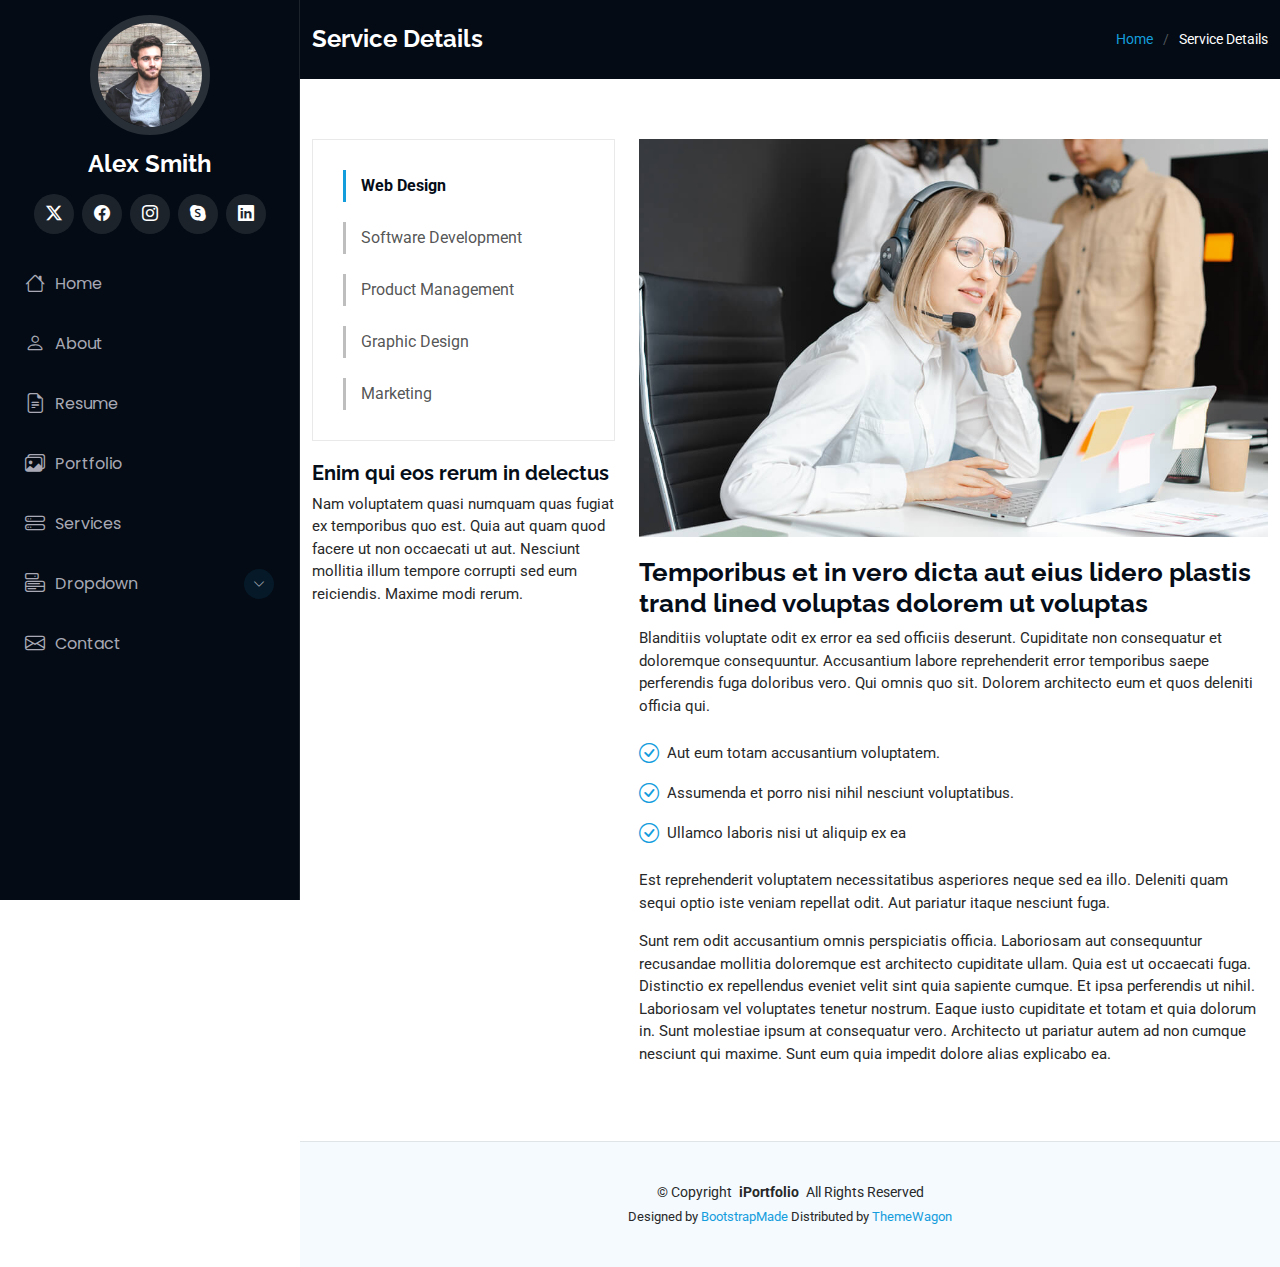
<file: service-details.html>
<!DOCTYPE html>
<html lang="en">

<head>
  <meta charset="utf-8">
  <meta content="width=device-width, initial-scale=1.0" name="viewport">
  <title>Service Details - iPortfolio Bootstrap Template</title>
  <meta content="" name="description">
  <meta content="" name="keywords">

  <!-- Favicons -->
  <link href="assets/img/favicon.png" rel="icon">
  <link href="assets/img/apple-touch-icon.png" rel="apple-touch-icon">

  <!-- Fonts -->
  <link href="https://fonts.googleapis.com" rel="preconnect">
  <link href="https://fonts.gstatic.com" rel="preconnect" crossorigin>
  <link href="https://fonts.googleapis.com/css2?family=Roboto:ital,wght@0,100;0,300;0,400;0,500;0,700;0,900;1,100;1,300;1,400;1,500;1,700;1,900&family=Poppins:ital,wght@0,100;0,200;0,300;0,400;0,500;0,600;0,700;0,800;0,900;1,100;1,200;1,300;1,400;1,500;1,600;1,700;1,800;1,900&family=Raleway:ital,wght@0,100;0,200;0,300;0,400;0,500;0,600;0,700;0,800;0,900;1,100;1,200;1,300;1,400;1,500;1,600;1,700;1,800;1,900&display=swap" rel="stylesheet">

  <!-- Vendor CSS Files -->
  <link href="assets/vendor/bootstrap/css/bootstrap.min.css" rel="stylesheet">
  <link href="assets/vendor/bootstrap-icons/bootstrap-icons.css" rel="stylesheet">
  <link href="assets/vendor/aos/aos.css" rel="stylesheet">
  <link href="assets/vendor/glightbox/css/glightbox.min.css" rel="stylesheet">
  <link href="assets/vendor/swiper/swiper-bundle.min.css" rel="stylesheet">

  <!-- Main CSS File -->
  <link href="assets/css/main.css" rel="stylesheet">

  <!-- =======================================================
  * Template Name: iPortfolio
  * Template URL: https://bootstrapmade.com/iportfolio-bootstrap-portfolio-websites-template/
  * Updated: Jun 29 2024 with Bootstrap v5.3.3
  * Author: BootstrapMade.com
  * License: https://bootstrapmade.com/license/
  ======================================================== -->
</head>

<body class="service-details-page">

  <header id="header" class="header dark-background d-flex flex-column">
    <i class="header-toggle d-xl-none bi bi-list"></i>

    <div class="profile-img">
      <img src="assets/img/my-profile-img.jpg" alt="" class="img-fluid rounded-circle">
    </div>

    <a href="index.html" class="logo d-flex align-items-center justify-content-center">
      <!-- Uncomment the line below if you also wish to use an image logo -->
      <!-- <img src="assets/img/logo.png" alt=""> -->
      <h1 class="sitename">Alex Smith</h1>
    </a>

    <div class="social-links text-center">
      <a href="#" class="twitter"><i class="bi bi-twitter-x"></i></a>
      <a href="#" class="facebook"><i class="bi bi-facebook"></i></a>
      <a href="#" class="instagram"><i class="bi bi-instagram"></i></a>
      <a href="#" class="google-plus"><i class="bi bi-skype"></i></a>
      <a href="#" class="linkedin"><i class="bi bi-linkedin"></i></a>
    </div>

    <nav id="navmenu" class="navmenu">
      <ul>
        <li><a href="#hero"><i class="bi bi-house navicon"></i>Home</a></li>
        <li><a href="#about"><i class="bi bi-person navicon"></i> About</a></li>
        <li><a href="#resume"><i class="bi bi-file-earmark-text navicon"></i> Resume</a></li>
        <li><a href="#portfolio"><i class="bi bi-images navicon"></i> Portfolio</a></li>
        <li><a href="#services"><i class="bi bi-hdd-stack navicon"></i> Services</a></li>
        <li class="dropdown"><a href="#"><i class="bi bi-menu-button navicon"></i> <span>Dropdown</span> <i class="bi bi-chevron-down toggle-dropdown"></i></a>
          <ul>
            <li><a href="#">Dropdown 1</a></li>
            <li class="dropdown"><a href="#"><span>Deep Dropdown</span> <i class="bi bi-chevron-down toggle-dropdown"></i></a>
              <ul>
                <li><a href="#">Deep Dropdown 1</a></li>
                <li><a href="#">Deep Dropdown 2</a></li>
                <li><a href="#">Deep Dropdown 3</a></li>
                <li><a href="#">Deep Dropdown 4</a></li>
                <li><a href="#">Deep Dropdown 5</a></li>
              </ul>
            </li>
            <li><a href="#">Dropdown 2</a></li>
            <li><a href="#">Dropdown 3</a></li>
            <li><a href="#">Dropdown 4</a></li>
          </ul>
        </li>
        <li><a href="#contact"><i class="bi bi-envelope navicon"></i> Contact</a></li>
      </ul>
    </nav>

  </header>

  <main class="main">

    <!-- Page Title -->
    <div class="page-title dark-background">
      <div class="container d-lg-flex justify-content-between align-items-center">
        <h1 class="mb-2 mb-lg-0">Service Details</h1>
        <nav class="breadcrumbs">
          <ol>
            <li><a href="index.html">Home</a></li>
            <li class="current">Service Details</li>
          </ol>
        </nav>
      </div>
    </div><!-- End Page Title -->

    <!-- Service Details Section -->
    <section id="service-details" class="service-details section">

      <div class="container">

        <div class="row gy-4">

          <div class="col-lg-4" data-aos="fade-up" data-aos-delay="100">
            <div class="services-list">
              <a href="#" class="active">Web Design</a>
              <a href="#">Software Development</a>
              <a href="#">Product Management</a>
              <a href="#">Graphic Design</a>
              <a href="#">Marketing</a>
            </div>

            <h4>Enim qui eos rerum in delectus</h4>
            <p>Nam voluptatem quasi numquam quas fugiat ex temporibus quo est. Quia aut quam quod facere ut non occaecati ut aut. Nesciunt mollitia illum tempore corrupti sed eum reiciendis. Maxime modi rerum.</p>
          </div>

          <div class="col-lg-8" data-aos="fade-up" data-aos-delay="200">
            <img src="assets/img/services.jpg" alt="" class="img-fluid services-img">
            <h3>Temporibus et in vero dicta aut eius lidero plastis trand lined voluptas dolorem ut voluptas</h3>
            <p>
              Blanditiis voluptate odit ex error ea sed officiis deserunt. Cupiditate non consequatur et doloremque consequuntur. Accusantium labore reprehenderit error temporibus saepe perferendis fuga doloribus vero. Qui omnis quo sit. Dolorem architecto eum et quos deleniti officia qui.
            </p>
            <ul>
              <li><i class="bi bi-check-circle"></i> <span>Aut eum totam accusantium voluptatem.</span></li>
              <li><i class="bi bi-check-circle"></i> <span>Assumenda et porro nisi nihil nesciunt voluptatibus.</span></li>
              <li><i class="bi bi-check-circle"></i> <span>Ullamco laboris nisi ut aliquip ex ea</span></li>
            </ul>
            <p>
              Est reprehenderit voluptatem necessitatibus asperiores neque sed ea illo. Deleniti quam sequi optio iste veniam repellat odit. Aut pariatur itaque nesciunt fuga.
            </p>
            <p>
              Sunt rem odit accusantium omnis perspiciatis officia. Laboriosam aut consequuntur recusandae mollitia doloremque est architecto cupiditate ullam. Quia est ut occaecati fuga. Distinctio ex repellendus eveniet velit sint quia sapiente cumque. Et ipsa perferendis ut nihil. Laboriosam vel voluptates tenetur nostrum. Eaque iusto cupiditate et totam et quia dolorum in. Sunt molestiae ipsum at consequatur vero. Architecto ut pariatur autem ad non cumque nesciunt qui maxime. Sunt eum quia impedit dolore alias explicabo ea.
            </p>
          </div>

        </div>

      </div>

    </section><!-- /Service Details Section -->

  </main>

  <footer id="footer" class="footer position-relative light-background">

    <div class="container">
      <div class="copyright text-center ">
        <p>© <span>Copyright</span> <strong class="px-1 sitename">iPortfolio</strong> <span>All Rights Reserved</span></p>
      </div>
      <div class="credits">
        <!-- All the links in the footer should remain intact. -->
        <!-- You can delete the links only if you've purchased the pro version. -->
        <!-- Licensing information: https://bootstrapmade.com/license/ -->
        <!-- Purchase the pro version with working PHP/AJAX contact form: [buy-url] -->
        Designed by <a href="https://bootstrapmade.com/">BootstrapMade</a> Distributed by <a href="https://themewagon.com">ThemeWagon</a>
      </div>
    </div>

  </footer>

  <!-- Scroll Top -->
  <a href="#" id="scroll-top" class="scroll-top d-flex align-items-center justify-content-center"><i class="bi bi-arrow-up-short"></i></a>

  <!-- Preloader -->
  <div id="preloader"></div>

  <!-- Vendor JS Files -->
  <script src="assets/vendor/bootstrap/js/bootstrap.bundle.min.js"></script>
  <script src="assets/vendor/php-email-form/validate.js"></script>
  <script src="assets/vendor/aos/aos.js"></script>
  <script src="assets/vendor/typed.js/typed.umd.js"></script>
  <script src="assets/vendor/purecounter/purecounter_vanilla.js"></script>
  <script src="assets/vendor/waypoints/noframework.waypoints.js"></script>
  <script src="assets/vendor/glightbox/js/glightbox.min.js"></script>
  <script src="assets/vendor/imagesloaded/imagesloaded.pkgd.min.js"></script>
  <script src="assets/vendor/isotope-layout/isotope.pkgd.min.js"></script>
  <script src="assets/vendor/swiper/swiper-bundle.min.js"></script>

  <!-- Main JS File -->
  <script src="assets/js/main.js"></script>

</body>

</html>
</file>
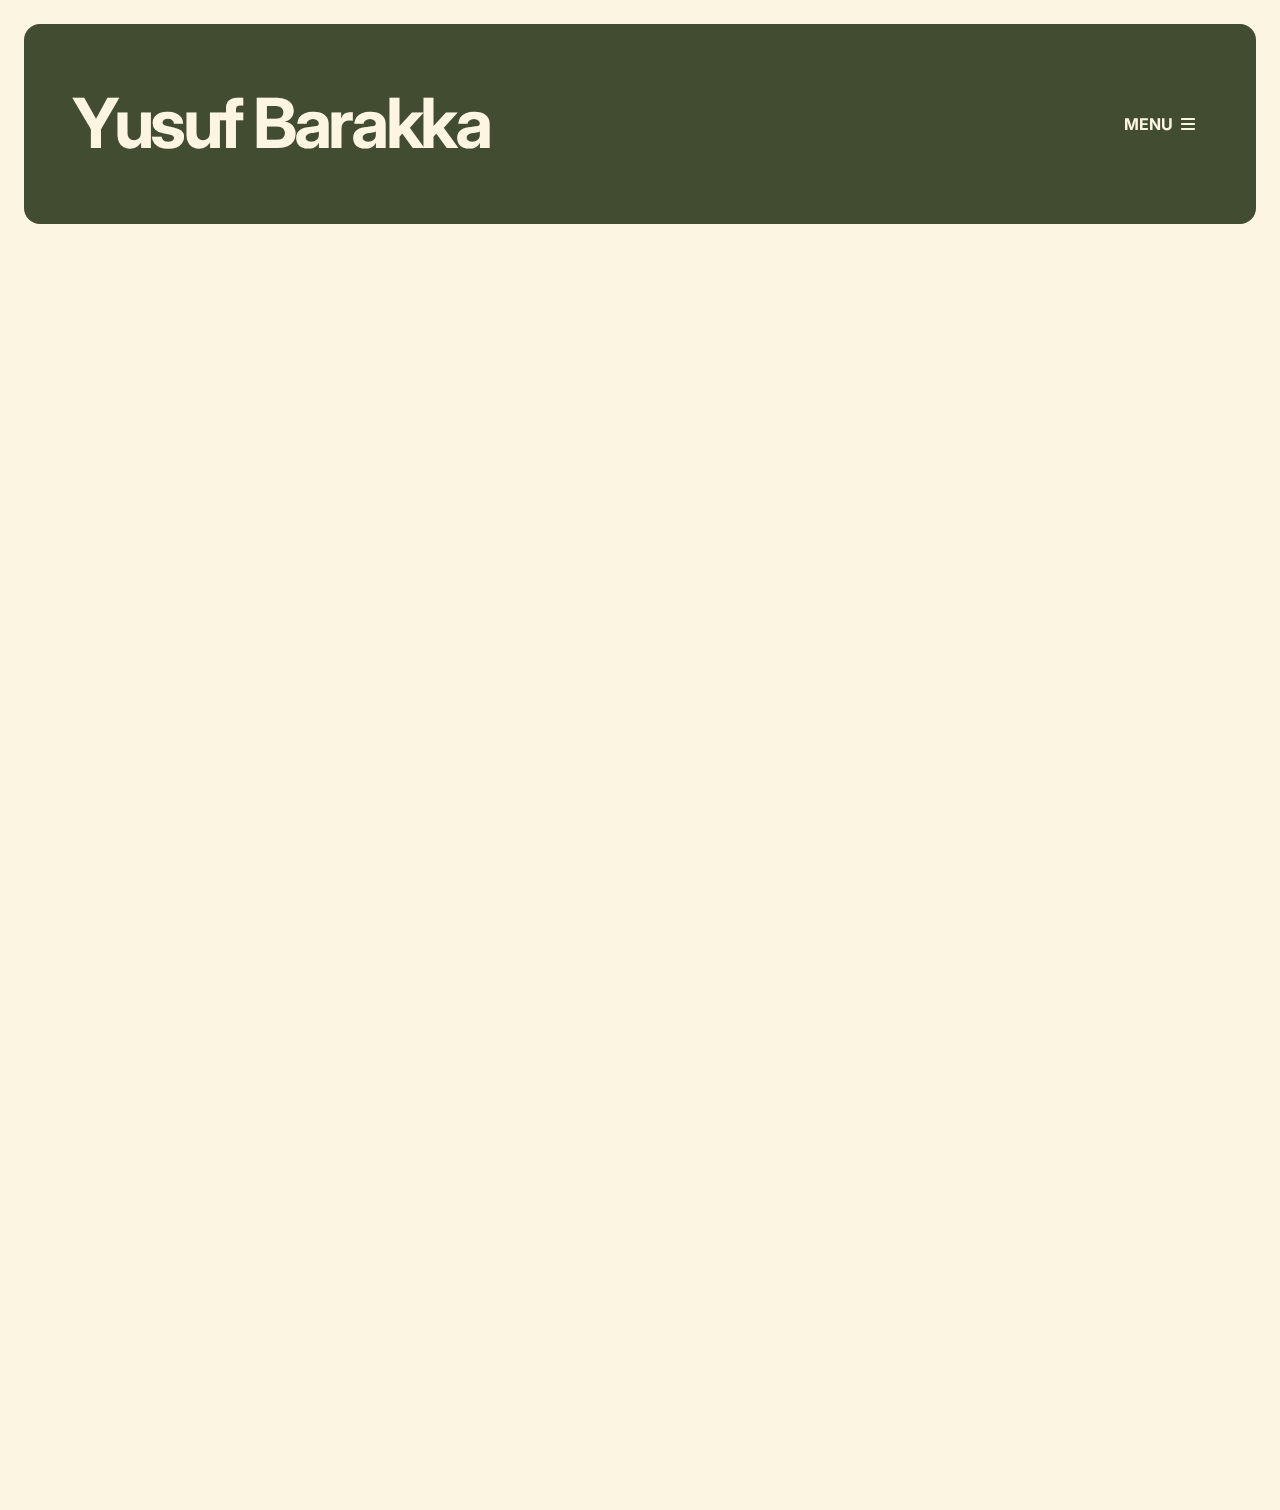
<file: service.html>
<!DOCTYPE html>
<html lang="en">

<head>
  <meta charset="utf-8" />
  <meta name="viewport" content="width=device-width, initial-scale=1" />
  <title>Yusuf Barakka - Creative Portfolio HTML Template</title>
  <!-- Bootstrap CSS -->
  <link href="https://cdn.jsdelivr.net/npm/bootstrap@5.3.0/dist/css/bootstrap.min.css" rel="stylesheet" />
  <!-- Google Fonts -->
  <link href="https://fonts.googleapis.com/css2?family=Syne:wght@800&family=Inter:wght@400;600;700;800&display=swap"
    rel="stylesheet" />
  <!-- Font Awesome for icons -->
  <link rel="stylesheet" href="https://cdnjs.cloudflare.com/ajax/libs/font-awesome/6.4.0/css/all.min.css" />
  <!-- AOS Animation CSS -->
  <link href="https://unpkg.com/aos@2.3.1/dist/aos.css" rel="stylesheet" />
  <!-- Swiper JS CSS -->
  <link rel="stylesheet" href="https://cdn.jsdelivr.net/npm/swiper@11/swiper-bundle.min.css" />
  <!-- custom style CSS -->
  <link rel="stylesheet" href="style.css">
</head>


<body>
  <svg xmlns="http://www.w3.org/2000/svg" style="display: none;">
    <symbol xmlns="http://www.w3.org/2000/svg" id="instagram" viewBox="0 0 15 15">
      <path fill="none" stroke="currentColor"
        d="M11 3.5h1M4.5.5h6a4 4 0 0 1 4 4v6a4 4 0 0 1-4 4h-6a4 4 0 0 1-4-4v-6a4 4 0 0 1 4-4Zm3 10a3 3 0 1 1 0-6a3 3 0 0 1 0 6Z" />
    </symbol>
    <symbol xmlns="http://www.w3.org/2000/svg" id="facebook" viewBox="0 0 15 15">
      <path fill="none" stroke="currentColor"
        d="M7.5 14.5a7 7 0 1 1 0-14a7 7 0 0 1 0 14Zm0 0v-8a2 2 0 0 1 2-2h.5m-5 4h5" />
    </symbol>
    <symbol xmlns="http://www.w3.org/2000/svg" id="twitter" viewBox="0 0 15 15">
      <path fill="currentColor"
        d="m14.478 1.5l.5-.033a.5.5 0 0 0-.871-.301l.371.334Zm-.498 2.959a.5.5 0 1 0-1 0h1Zm-6.49.082h-.5h.5Zm0 .959h.5h-.5Zm-6.99 7V12a.5.5 0 0 0-.278.916L.5 12.5Zm.998-11l.469-.175a.5.5 0 0 0-.916-.048l.447.223Zm3.994 9l.354.353a.5.5 0 0 0-.195-.827l-.159.474Zm7.224-8.027l-.37.336l.18.199l.265-.04l-.075-.495Zm1.264-.94c.051.778.003 1.25-.123 1.606c-.122.345-.336.629-.723 1l.692.722c.438-.42.776-.832.974-1.388c.193-.546.232-1.178.177-2.006l-.998.066Zm0 3.654V4.46h-1v.728h1Zm-6.99-.646V5.5h1v-.959h-1Zm0 .959V6h1v-.5h-1ZM10.525 1a3.539 3.539 0 0 0-3.537 3.541h1A2.539 2.539 0 0 1 10.526 2V1Zm2.454 4.187C12.98 9.503 9.487 13 5.18 13v1c4.86 0 8.8-3.946 8.8-8.813h-1ZM1.03 1.675C1.574 3.127 3.614 6 7.49 6V5C4.174 5 2.421 2.54 1.966 1.325l-.937.35Zm.021-.398C.004 3.373-.157 5.407.604 7.139c.759 1.727 2.392 3.055 4.73 3.835l.317-.948c-2.155-.72-3.518-1.892-4.132-3.29c-.612-1.393-.523-3.11.427-5.013l-.895-.446Zm4.087 8.87C4.536 10.75 2.726 12 .5 12v1c2.566 0 4.617-1.416 5.346-2.147l-.708-.706Zm7.949-8.009A3.445 3.445 0 0 0 10.526 1v1c.721 0 1.37.311 1.82.809l.74-.671Zm-.296.83a3.513 3.513 0 0 0 2.06-1.134l-.744-.668a2.514 2.514 0 0 1-1.466.813l.15.989ZM.222 12.916C1.863 14.01 3.583 14 5.18 14v-1c-1.63 0-3.048-.011-4.402-.916l-.556.832Z" />
    </symbol>
    <symbol xmlns="http://www.w3.org/2000/svg" id="pinterest" viewBox="0 0 15 15">
      <path fill="none" stroke="currentColor"
        d="m4.5 13.5l3-7m-3.236 3a2.989 2.989 0 0 1-.764-2V7A3.5 3.5 0 0 1 7 3.5h1A3.5 3.5 0 0 1 11.5 7v.5a3 3 0 0 1-3 3a2.081 2.081 0 0 1-1.974-1.423L6.5 9m1 5.5a7 7 0 1 1 0-14a7 7 0 0 1 0 14Z" />
    </symbol>
    <symbol xmlns="http://www.w3.org/2000/svg" id="youtube" viewBox="0 0 15 15">
      <path fill="currentColor"
        d="m1.61 12.738l-.104.489l.105-.489Zm11.78 0l.104.489l-.105-.489Zm0-10.476l.104-.489l-.105.489Zm-11.78 0l.106.489l-.105-.489ZM6.5 5.5l.277-.416A.5.5 0 0 0 6 5.5h.5Zm0 4H6a.5.5 0 0 0 .777.416L6.5 9.5Zm3-2l.277.416a.5.5 0 0 0 0-.832L9.5 7.5ZM0 3.636v7.728h1V3.636H0Zm15 7.728V3.636h-1v7.728h1ZM1.506 13.227c3.951.847 8.037.847 11.988 0l-.21-.978a27.605 27.605 0 0 1-11.568 0l-.21.978ZM13.494 1.773a28.606 28.606 0 0 0-11.988 0l.21.978a27.607 27.607 0 0 1 11.568 0l.21-.978ZM15 3.636c0-.898-.628-1.675-1.506-1.863l-.21.978c.418.09.716.458.716.885h1Zm-1 7.728a.905.905 0 0 1-.716.885l.21.978A1.905 1.905 0 0 0 15 11.364h-1Zm-14 0c0 .898.628 1.675 1.506 1.863l.21-.978A.905.905 0 0 1 1 11.364H0Zm1-7.728c0-.427.298-.796.716-.885l-.21-.978A1.905 1.905 0 0 0 0 3.636h1ZM6 5.5v4h1v-4H6Zm.777 4.416l3-2l-.554-.832l-3 2l.554.832Zm3-2.832l-3-2l-.554.832l3 2l.554-.832Z" />
    </symbol>
    <symbol xmlns="http://www.w3.org/2000/svg" id="dribble" viewBox="0 0 15 15">
      <path fill="none" stroke="currentColor" stroke-linecap="round" stroke-linejoin="round"
        d="M4.839 1.024c3.346 4.041 5.096 7.922 5.704 12.782M.533 6.82c5.985-.138 9.402-1.083 11.97-4.216M2.7 12.594c3.221-4.902 7.171-5.65 11.755-4.293M14.5 7.5a7 7 0 1 0-14 0a7 7 0 0 0 14 0Z" />
    </symbol>
    <symbol xmlns="http://www.w3.org/2000/svg" id="calendar" viewBox="0 0 24 24">
      <g fill="none" stroke="currentColor" stroke-linecap="round" stroke-linejoin="round" stroke-width="2">
        <rect width="20" height="18" x="2" y="4" rx="4" />
        <path d="M8 2v4m8-4v4M2 10h20" />
      </g>
    </symbol>
    <symbol xmlns="http://www.w3.org/2000/svg" id="shopping-bag" viewBox="0 0 24 24">
      <g fill="none" stroke="currentColor" stroke-linecap="round" stroke-linejoin="round" stroke-width="2">
        <path
          d="M3.977 9.84A2 2 0 0 1 5.971 8h12.058a2 2 0 0 1 1.994 1.84l.803 10A2 2 0 0 1 18.833 22H5.167a2 2 0 0 1-1.993-2.16l.803-10Z" />
        <path d="M16 11V6a4 4 0 0 0-4-4v0a4 4 0 0 0-4 4v5" />
      </g>
    </symbol>
    <symbol xmlns="http://www.w3.org/2000/svg" id="gift" viewBox="0 0 24 24">
      <g fill="none" stroke="currentColor" stroke-linecap="round" stroke-linejoin="round" stroke-width="2">
        <rect width="18" height="14" x="3" y="8" rx="2" />
        <path d="M12 5a3 3 0 1 0-3 3m6 0a3 3 0 1 0-3-3m0 0v17m9-7H3" />
      </g>
    </symbol>
    <symbol xmlns="http://www.w3.org/2000/svg" id="arrow-cycle" viewBox="0 0 24 24">
      <g fill="none" stroke="currentColor" stroke-linecap="round" stroke-linejoin="round" stroke-width="2">
        <path
          d="M22 12c0 6-4.39 10-9.806 10C7.792 22 4.24 19.665 3 16m-1-4C2 6 6.39 2 11.806 2C16.209 2 19.76 4.335 21 8" />
        <path d="m7 17l-4-1l-1 4M17 7l4 1l1-4" />
      </g>
    </symbol>
    <symbol xmlns="http://www.w3.org/2000/svg" id="link" viewBox="0 0 24 24">
      <path fill="currentColor"
        d="M12 19a1 1 0 1 0-1-1a1 1 0 0 0 1 1Zm5 0a1 1 0 1 0-1-1a1 1 0 0 0 1 1Zm0-4a1 1 0 1 0-1-1a1 1 0 0 0 1 1Zm-5 0a1 1 0 1 0-1-1a1 1 0 0 0 1 1Zm7-12h-1V2a1 1 0 0 0-2 0v1H8V2a1 1 0 0 0-2 0v1H5a3 3 0 0 0-3 3v14a3 3 0 0 0 3 3h14a3 3 0 0 0 3-3V6a3 3 0 0 0-3-3Zm1 17a1 1 0 0 1-1 1H5a1 1 0 0 1-1-1v-9h16Zm0-11H4V6a1 1 0 0 1 1-1h1v1a1 1 0 0 0 2 0V5h8v1a1 1 0 0 0 2 0V5h1a1 1 0 0 1 1 1ZM7 15a1 1 0 1 0-1-1a1 1 0 0 0 1 1Zm0 4a1 1 0 1 0-1-1a1 1 0 0 0 1 1Z" />
    </symbol>
    <symbol xmlns="http://www.w3.org/2000/svg" id="arrow-left" viewBox="0 0 24 24">
      <path fill="currentColor"
        d="M17 11H9.41l3.3-3.29a1 1 0 1 0-1.42-1.42l-5 5a1 1 0 0 0-.21.33a1 1 0 0 0 0 .76a1 1 0 0 0 .21.33l5 5a1 1 0 0 0 1.42 0a1 1 0 0 0 0-1.42L9.41 13H17a1 1 0 0 0 0-2Z" />
    </symbol>
    <symbol xmlns="http://www.w3.org/2000/svg" id="arrow-right" viewBox="0 0 24 24">
      <path fill="currentColor"
        d="M17.92 11.62a1 1 0 0 0-.21-.33l-5-5a1 1 0 0 0-1.42 1.42l3.3 3.29H7a1 1 0 0 0 0 2h7.59l-3.3 3.29a1 1 0 0 0 0 1.42a1 1 0 0 0 1.42 0l5-5a1 1 0 0 0 .21-.33a1 1 0 0 0 0-.76Z" />
    </symbol>
    <symbol xmlns="http://www.w3.org/2000/svg" id="play" viewBox="0 0 24 24">
      <g fill="none" fill-rule="evenodd">
        <path
          d="M24 0v24H0V0h24ZM12.593 23.258l-.011.002l-.071.035l-.02.004l-.014-.004l-.071-.035c-.01-.004-.019-.001-.024.005l-.004.01l-.017.428l.005.02l.01.013l.104.074l.015.004l.012-.004l.104-.074l.012-.016l.004-.017l-.017-.427c-.002-.01-.009-.017-.017-.018Zm.265-.113l-.013.002l-.185.093l-.01.01l-.003.011l.018.43l.005.012l.008.007l.201.093c.012.004.023 0 .029-.008l.004-.014l-.034-.614c-.003-.012-.01-.02-.02-.022Zm-.715.002a.023.023 0 0 0-.027.006l-.006.014l-.034.614c0 .012.007.02.017.024l.015-.002l.201-.093l.01-.008l.004-.011l.017-.43l-.003-.012l-.01-.01l-.184-.092Z" />
        <path fill="currentColor"
          d="M5.669 4.76a1.469 1.469 0 0 1 2.04-1.177c1.062.454 3.442 1.533 6.462 3.276c3.021 1.744 5.146 3.267 6.069 3.958c.788.591.79 1.763.001 2.356c-.914.687-3.013 2.19-6.07 3.956c-3.06 1.766-5.412 2.832-6.464 3.28c-.906.387-1.92-.2-2.038-1.177c-.138-1.142-.396-3.735-.396-7.237c0-3.5.257-6.092.396-7.235Z" />
      </g>
    </symbol>
    <symbol xmlns="http://www.w3.org/2000/svg" id="category" viewBox="0 0 24 24">
      <path fill="currentColor"
        d="M19 5.5h-6.28l-.32-1a3 3 0 0 0-2.84-2H5a3 3 0 0 0-3 3v13a3 3 0 0 0 3 3h14a3 3 0 0 0 3-3v-10a3 3 0 0 0-3-3Zm1 13a1 1 0 0 1-1 1H5a1 1 0 0 1-1-1v-13a1 1 0 0 1 1-1h4.56a1 1 0 0 1 .95.68l.54 1.64a1 1 0 0 0 .95.68h7a1 1 0 0 1 1 1Z" />
    </symbol>
    <symbol xmlns="http://www.w3.org/2000/svg" id="calendar" viewBox="0 0 24 24">
      <path fill="currentColor"
        d="M19 4h-2V3a1 1 0 0 0-2 0v1H9V3a1 1 0 0 0-2 0v1H5a3 3 0 0 0-3 3v12a3 3 0 0 0 3 3h14a3 3 0 0 0 3-3V7a3 3 0 0 0-3-3Zm1 15a1 1 0 0 1-1 1H5a1 1 0 0 1-1-1v-7h16Zm0-9H4V7a1 1 0 0 1 1-1h2v1a1 1 0 0 0 2 0V6h6v1a1 1 0 0 0 2 0V6h2a1 1 0 0 1 1 1Z" />
    </symbol>
    <symbol xmlns="http://www.w3.org/2000/svg" id="heart" viewBox="0 0 24 24">
      <path fill="currentColor"
        d="M20.16 4.61A6.27 6.27 0 0 0 12 4a6.27 6.27 0 0 0-8.16 9.48l7.45 7.45a1 1 0 0 0 1.42 0l7.45-7.45a6.27 6.27 0 0 0 0-8.87Zm-1.41 7.46L12 18.81l-6.75-6.74a4.28 4.28 0 0 1 3-7.3a4.25 4.25 0 0 1 3 1.25a1 1 0 0 0 1.42 0a4.27 4.27 0 0 1 6 6.05Z" />
    </symbol>
    <symbol xmlns="http://www.w3.org/2000/svg" id="plus" viewBox="0 0 24 24">
      <path fill="currentColor" d="M19 11h-6V5a1 1 0 0 0-2 0v6H5a1 1 0 0 0 0 2h6v6a1 1 0 0 0 2 0v-6h6a1 1 0 0 0 0-2Z" />
    </symbol>
    <symbol xmlns="http://www.w3.org/2000/svg" id="minus" viewBox="0 0 24 24">
      <path fill="currentColor" d="M19 11H5a1 1 0 0 0 0 2h14a1 1 0 0 0 0-2Z" />
    </symbol>
    <symbol xmlns="http://www.w3.org/2000/svg" id="cart" viewBox="0 0 24 24">
      <path fill="currentColor"
        d="M8.5 19a1.5 1.5 0 1 0 1.5 1.5A1.5 1.5 0 0 0 8.5 19ZM19 16H7a1 1 0 0 1 0-2h8.491a3.013 3.013 0 0 0 2.885-2.176l1.585-5.55A1 1 0 0 0 19 5H6.74a3.007 3.007 0 0 0-2.82-2H3a1 1 0 0 0 0 2h.921a1.005 1.005 0 0 1 .962.725l.155.545v.005l1.641 5.742A3 3 0 0 0 7 18h12a1 1 0 0 0 0-2Zm-1.326-9l-1.22 4.274a1.005 1.005 0 0 1-.963.726H8.754l-.255-.892L7.326 7ZM16.5 19a1.5 1.5 0 1 0 1.5 1.5a1.5 1.5 0 0 0-1.5-1.5Z" />
    </symbol>
    <symbol xmlns="http://www.w3.org/2000/svg" id="check" viewBox="0 0 24 24">
      <path fill="currentColor"
        d="M18.71 7.21a1 1 0 0 0-1.42 0l-7.45 7.46l-3.13-3.14A1 1 0 1 0 5.29 13l3.84 3.84a1 1 0 0 0 1.42 0l8.16-8.16a1 1 0 0 0 0-1.47Z" />
    </symbol>
    <symbol xmlns="http://www.w3.org/2000/svg" id="trash" viewBox="0 0 24 24">
      <path fill="currentColor"
        d="M10 18a1 1 0 0 0 1-1v-6a1 1 0 0 0-2 0v6a1 1 0 0 0 1 1ZM20 6h-4V5a3 3 0 0 0-3-3h-2a3 3 0 0 0-3 3v1H4a1 1 0 0 0 0 2h1v11a3 3 0 0 0 3 3h8a3 3 0 0 0 3-3V8h1a1 1 0 0 0 0-2ZM10 5a1 1 0 0 1 1-1h2a1 1 0 0 1 1 1v1h-4Zm7 14a1 1 0 0 1-1 1H8a1 1 0 0 1-1-1V8h10Zm-3-1a1 1 0 0 0 1-1v-6a1 1 0 0 0-2 0v6a1 1 0 0 0 1 1Z" />
    </symbol>
    <symbol xmlns="http://www.w3.org/2000/svg" id="star-outline" viewBox="0 0 15 15">
      <path fill="none" stroke="currentColor" stroke-linecap="round" stroke-linejoin="round"
        d="M7.5 9.804L5.337 11l.413-2.533L4 6.674l2.418-.37L7.5 4l1.082 2.304l2.418.37l-1.75 1.793L9.663 11L7.5 9.804Z" />
    </symbol>
    <symbol xmlns="http://www.w3.org/2000/svg" id="star-solid" viewBox="0 0 15 15">
      <path fill="currentColor"
        d="M7.953 3.788a.5.5 0 0 0-.906 0L6.08 5.85l-2.154.33a.5.5 0 0 0-.283.843l1.574 1.613l-.373 2.284a.5.5 0 0 0 .736.518l1.92-1.063l1.921 1.063a.5.5 0 0 0 .736-.519l-.373-2.283l1.574-1.613a.5.5 0 0 0-.283-.844L8.921 5.85l-.968-2.062Z" />
    </symbol>
    <symbol xmlns="http://www.w3.org/2000/svg" id="search" viewBox="0 0 24 24">
      <path fill="currentColor"
        d="M21.71 20.29L18 16.61A9 9 0 1 0 16.61 18l3.68 3.68a1 1 0 0 0 1.42 0a1 1 0 0 0 0-1.39ZM11 18a7 7 0 1 1 7-7a7 7 0 0 1-7 7Z" />
    </symbol>
    <symbol xmlns="http://www.w3.org/2000/svg" id="user" viewBox="0 0 24 24">
      <path fill="currentColor"
        d="M15.71 12.71a6 6 0 1 0-7.42 0a10 10 0 0 0-6.22 8.18a1 1 0 0 0 2 .22a8 8 0 0 1 15.9 0a1 1 0 0 0 1 .89h.11a1 1 0 0 0 .88-1.1a10 10 0 0 0-6.25-8.19ZM12 12a4 4 0 1 1 4-4a4 4 0 0 1-4 4Z" />
    </symbol>
    <symbol xmlns="http://www.w3.org/2000/svg" id="close" viewBox="0 0 15 15">
      <path fill="currentColor"
        d="M7.953 3.788a.5.5 0 0 0-.906 0L6.08 5.85l-2.154.33a.5.5 0 0 0-.283.843l1.574 1.613l-.373 2.284a.5.5 0 0 0 .736.518l1.92-1.063l1.921 1.063a.5.5 0 0 0 .736-.519l-.373-2.283l1.574-1.613a.5.5 0 0 0-.283-.844L8.921 5.85l-.968-2.062Z" />
    </symbol>
    <symbol xmlns="http://www.w3.org/2000/svg" id="quote" viewBox="0 0 448 512">
      <path fill="currentColor"
        d="M0 216C0 149.7 53.7 96 120 96h8c17.7 0 32 14.3 32 32s-14.3 32-32 32h-8c-30.9 0-56 25.1-56 56v8h64c35.3 0 64 28.7 64 64v64c0 35.3-28.7 64-64 64H64c-35.3 0-64-28.7-64-64V216zm256 0c0-66.3 53.7-120 120-120h8c17.7 0 32 14.3 32 32s-14.3 32-32 32h-8c-30.9 0-56 25.1-56 56v8h64c35.3 0 64 28.7 64 64v64c0 35.3-28.7 64-64 64h-64c-35.3 0-64-28.7-64-64V216z" />
    </symbol>
    <symbol xmlns="http://www.w3.org/2000/svg" id="folder" viewBox="0 0 18 18" fill="none">
      <path
        d="M14.0946 4.04689H9.56953L9.33895 3.3259C9.18947 2.90285 8.9122 2.53678 8.54555 2.27842C8.1789 2.02006 7.74102 1.8822 7.29258 1.88393H4.00687C3.43356 1.88393 2.88374 2.11181 2.47835 2.51744C2.07296 2.92308 1.84521 3.47324 1.84521 4.04689V13.4197C1.84521 13.9934 2.07296 14.5435 2.47835 14.9492C2.88374 15.3548 3.43356 15.5827 4.00687 15.5827H14.0946C14.6679 15.5827 15.2177 15.3548 15.6231 14.9492C16.0285 14.5435 16.2562 13.9934 16.2562 13.4197V6.20985C16.2562 5.6362 16.0285 5.08604 15.6231 4.68041C15.2177 4.27477 14.6679 4.04689 14.0946 4.04689ZM14.8151 13.4197C14.8151 13.6109 14.7392 13.7943 14.6041 13.9295C14.469 14.0648 14.2857 14.1407 14.0946 14.1407H4.00687C3.81577 14.1407 3.63249 14.0648 3.49736 13.9295C3.36223 13.7943 3.28632 13.6109 3.28632 13.4197V4.04689C3.28632 3.85567 3.36223 3.67229 3.49736 3.53707C3.63249 3.40186 3.81577 3.3259 4.00687 3.3259H7.29258C7.44364 3.32551 7.591 3.37264 7.71384 3.46061C7.83667 3.54859 7.92877 3.67297 7.97711 3.81617L8.3662 4.99859C8.41454 5.1418 8.50664 5.26618 8.62947 5.35415C8.75231 5.44213 8.89967 5.48925 9.05073 5.48886H14.0946C14.2857 5.48886 14.469 5.56483 14.6041 5.70004C14.7392 5.83525 14.8151 6.01863 14.8151 6.20985V13.4197Z"
        fill="black" />
    </symbol>
    <symbol xmlns="http://www.w3.org/2000/svg" id="clock" viewBox="0 0 18 18" fill="none">
      <path
        d="M11.0931 9.19042L9.58134 8.3173V5.12838C9.58134 4.93716 9.50543 4.75377 9.3703 4.61856C9.23517 4.48335 9.05189 4.40739 8.86079 4.40739C8.66969 4.40739 8.48641 4.48335 8.35128 4.61856C8.21615 4.75377 8.14024 4.93716 8.14024 5.12838V8.73331C8.14024 8.85987 8.17354 8.9842 8.23678 9.0938C8.30002 9.2034 8.39098 9.29441 8.50051 9.35769L10.3725 10.4392C10.4545 10.4873 10.5452 10.5186 10.6393 10.5315C10.7335 10.5444 10.8292 10.5385 10.9211 10.5142C11.013 10.4899 11.0991 10.4477 11.1746 10.3899C11.2501 10.3322 11.3134 10.26 11.3609 10.1777C11.4084 10.0953 11.4392 10.0044 11.4515 9.91012C11.4637 9.81583 11.4572 9.72004 11.4323 9.62828C11.4074 9.53652 11.3646 9.45059 11.3064 9.37544C11.2482 9.3003 11.1757 9.23741 11.0931 9.19042ZM8.86079 1.52344C7.43567 1.52344 6.04256 1.94629 4.85762 2.73852C3.67268 3.53075 2.74913 4.65678 2.20376 5.97421C1.6584 7.29165 1.5157 8.74131 1.79373 10.1399C2.07175 11.5385 2.75801 12.8231 3.76572 13.8315C4.77343 14.8398 6.05733 15.5265 7.45506 15.8047C8.8528 16.0828 10.3016 15.9401 11.6182 15.3944C12.9349 14.8487 14.0602 13.9246 14.852 12.7389C15.6437 11.5532 16.0663 10.1593 16.0663 8.73331C16.0642 6.82178 15.3044 4.98914 13.9535 3.63748C12.6027 2.28582 10.7712 1.52554 8.86079 1.52344ZM8.86079 14.5012C7.7207 14.5012 6.60621 14.1629 5.65826 13.5291C4.7103 12.8954 3.97146 11.9945 3.53517 10.9406C3.09887 9.88665 2.98472 8.72691 3.20714 7.60805C3.42956 6.48919 3.97857 5.46145 4.78474 4.65479C5.5909 3.84814 6.61802 3.2988 7.73621 3.07624C8.8544 2.85369 10.0134 2.96791 11.0667 3.40447C12.12 3.84103 13.0203 4.58031 13.6537 5.52884C14.2871 6.47737 14.6252 7.59253 14.6252 8.73331C14.6233 10.2625 14.0154 11.7284 12.9347 12.8097C11.8541 13.891 10.389 14.4993 8.86079 14.5012Z"
        fill="black" />
    </symbol>
  </svg>
  <!-- Fullscreen Menu Overlay -->
  <div id="fullscreenMenu" class="fullscreen-menu-overlay">
    <div class="container h-100">
      <div class="row h-100 align-items-center">
        <div class="col-lg-7">
          <button id="closeMenuBtn" class="close-menu-btn position-absolute top-0 end-0 m-4">
            <i class="fas fa-times fs-1"></i>
          </button>

          <nav class="fullscreen-menu-nav">
            <ul class="list-unstyled">
              <li><a href="index.html" class="menu-link">Home</a> </li>
              <li><a href="about.html" class="menu-link">About</a> </li>   
              <li><a href="service.html" class="menu-link">Service</a> </li>          
              <li><a href="portofolio.html" class="menu-link">Portfolio</a> </li>
              <li><a href="blog.html" class="menu-link">Blog</a></li>
              <li><a href="contact.html" class="menu-link">Contact</a> </li>
            </ul>
          </nav>

          <div class="menu-social-links mt-5">
            <a href="https://www.linkedin.com/in/yusuf-barakka-0155171b4/" class="social-link"><i class="fab fa-linkedin"></i></a>
            <a href="https://www.instagram.com/_yusufbarakka/" class="social-link"><i class="fab fa-instagram"></i></a>
            <a href="https://wa.me/6285240854065" class="social-link"><i class="fab fa-whatsapp"></i></a>
            <a href="https://t.me/yusufbarakka" class="social-link"><i class="fab fa-telegram"></i></a>
          </div>
        </div>
        <div class="col-lg-5 text-white py-3">
            <p class="fs-3">Thanks for Coming </p>
            <p>
              Pangkep, Sulawesi Selatan <br>
              +62 852 4084 4065 <br>
              yusubarakka@gmail.com <br>
              Indonesia
            </p>
            
        </div>
        </div>
      </div>
    </div>
  </div>

  <!-- Header/Hero Section -->
  <header class="position-relative">
    <div class="bg-dark-custom p-2 p-lg-5 m-3 m-lg-4 rounded-4">

      <nav class="d-flex justify-content-between">
        <div class="text-light-custom content-title fw-bold" data-aos="fade-right" data-aos-duration="1000">Yusuf Barakka</div>

        <button class="menu-toggle-btn btn d-flex align-items-center gap-2" data-aos="fade-left"
          data-aos-duration="1000">
          <span class="text-light-custom fw-bold">MENU</span>
          <i class="fas fa-bars text-light-custom"></i>
        </button>
      </nav>

    </div>

  </header>

    <main>
    </br>
    </br>
    </br>
    </br>
    </br>
    </br>
    </br>
    </br>
    </br>
    </br>
    </br>
    </br>
    </br>
    </br>
    </br>
    </br>
    </br>
    </br>
    </br>
    </br>
    </br>
    </br>
    </br>
    </br>
    </br>
    </br>
    </br>
    </main>

    <!-- Footer Section -->
  <footer class="py-5 bg-dark-custom rounded-4 m-3 m-lg-4" data-aos="clip-bottom">
    <div class="container">
      <div class="row mb-5">
        <div class="col-md-3">
          <h3 class="text-light-custom content-title mb-4">Yusuf Barakka</h3>
          <p class="text-light-custom mb-4">
            Follow me you will get updates related with Civl Engineer, BIM and Construction Project Management.
          </p>
          <div class="d-flex flex-wrap gap-3">
            <a href="https://www.linkedin.com/in/yusufbarakka"><i class="fab fa-linkedin social-icon text-light-custom"></i></a>
            <a href="https://www.youtube.com/@BIMLab.Aksara"><i class="fab fa-youtube social-icon text-light-custom"></i></a>
            <a href="https://www.instagram.com/_yusufbarakka"><i class="fab fa-instagram social-icon text-light-custom"></i></a>
            <a href="https://www.tiktok.com/@_yusufbarakka"><i class="fab fa-tiktok social-icon text-light-custom"></i></a>
            <a href="https://www.facebook.com/MYBarakka"><i class="fab fa-facebook-f social-icon text-light-custom"></i></a>
            <a href="https://wa.me/6285240854065"><i class="fab fa-whatsapp social-icon text-light-custom"></i></a>
            <a href="https://t.me/yusufbarakka"><i class="fab fa-telegram social-icon text-light-custom"></i></a>
            <a href="#"><i class="fab fa-github social-icon text-light-custom"></i></a>
          </div>
        </div>

        <div class="col-md-2">
          <ul class="list-unstyled">
            <li class="mb-2"><a href="#" class="footer-link text-yellow">Home</a></li>
            <li class="mb-2"><a href="#" class="footer-link">About</a></li>
            <li class="mb-2"><a href="#" class="footer-link">Services</a></li>
            <li class="mb-2"><a href="#" class="footer-link">Portfolio</a></li>
          </ul>
        </div>

        <div class="col-md-2">
          <ul class="list-unstyled">
            <li class="mb-2"><a href="#" class="footer-link">Blogs</a></li>
            <li class="mb-2"><a href="#" class="footer-link">Contact</a></li>
          </ul>
        </div>

        <div class="col-md-5">
          <p class="text-light-custom mb-4">
            Just feel free to contact if you wanna collaborate with me, or simply have a conversation.
          </p>
          <p class="text-light-custom fst-italic fs-5"><a href="mailto:contact@yourwebsite.com"
              class="text-light-custom text-decoration-none">yusufbarakka@gmail.com</a></p>
        </div>
      </div>

      <div class="border-top border-light pt-4">
        <p class="text-light-custom text-center">
          ©2025 David. Designed by <a href="https://templatesjungle.com/" target="_blank"
            class="text-light-custom text-decoration-underline">TemplatesJungle</a>.
        </p>
      </div>
    </div>
  </footer>

  <!-- Bootstrap JS Bundle with Popper -->
  <script src="https://cdn.jsdelivr.net/npm/bootstrap@5.3.0/dist/js/bootstrap.bundle.min.js"></script>
  <!-- JQuery js -->
  <script src="js/jquery-1.11.0.min.js"></script>
  <!-- Plugins js -->
  <script src="js/plugins.js"></script>
  <!-- Script js -->
  <script src="js/script.js"></script>
</body>

</html>
</file>
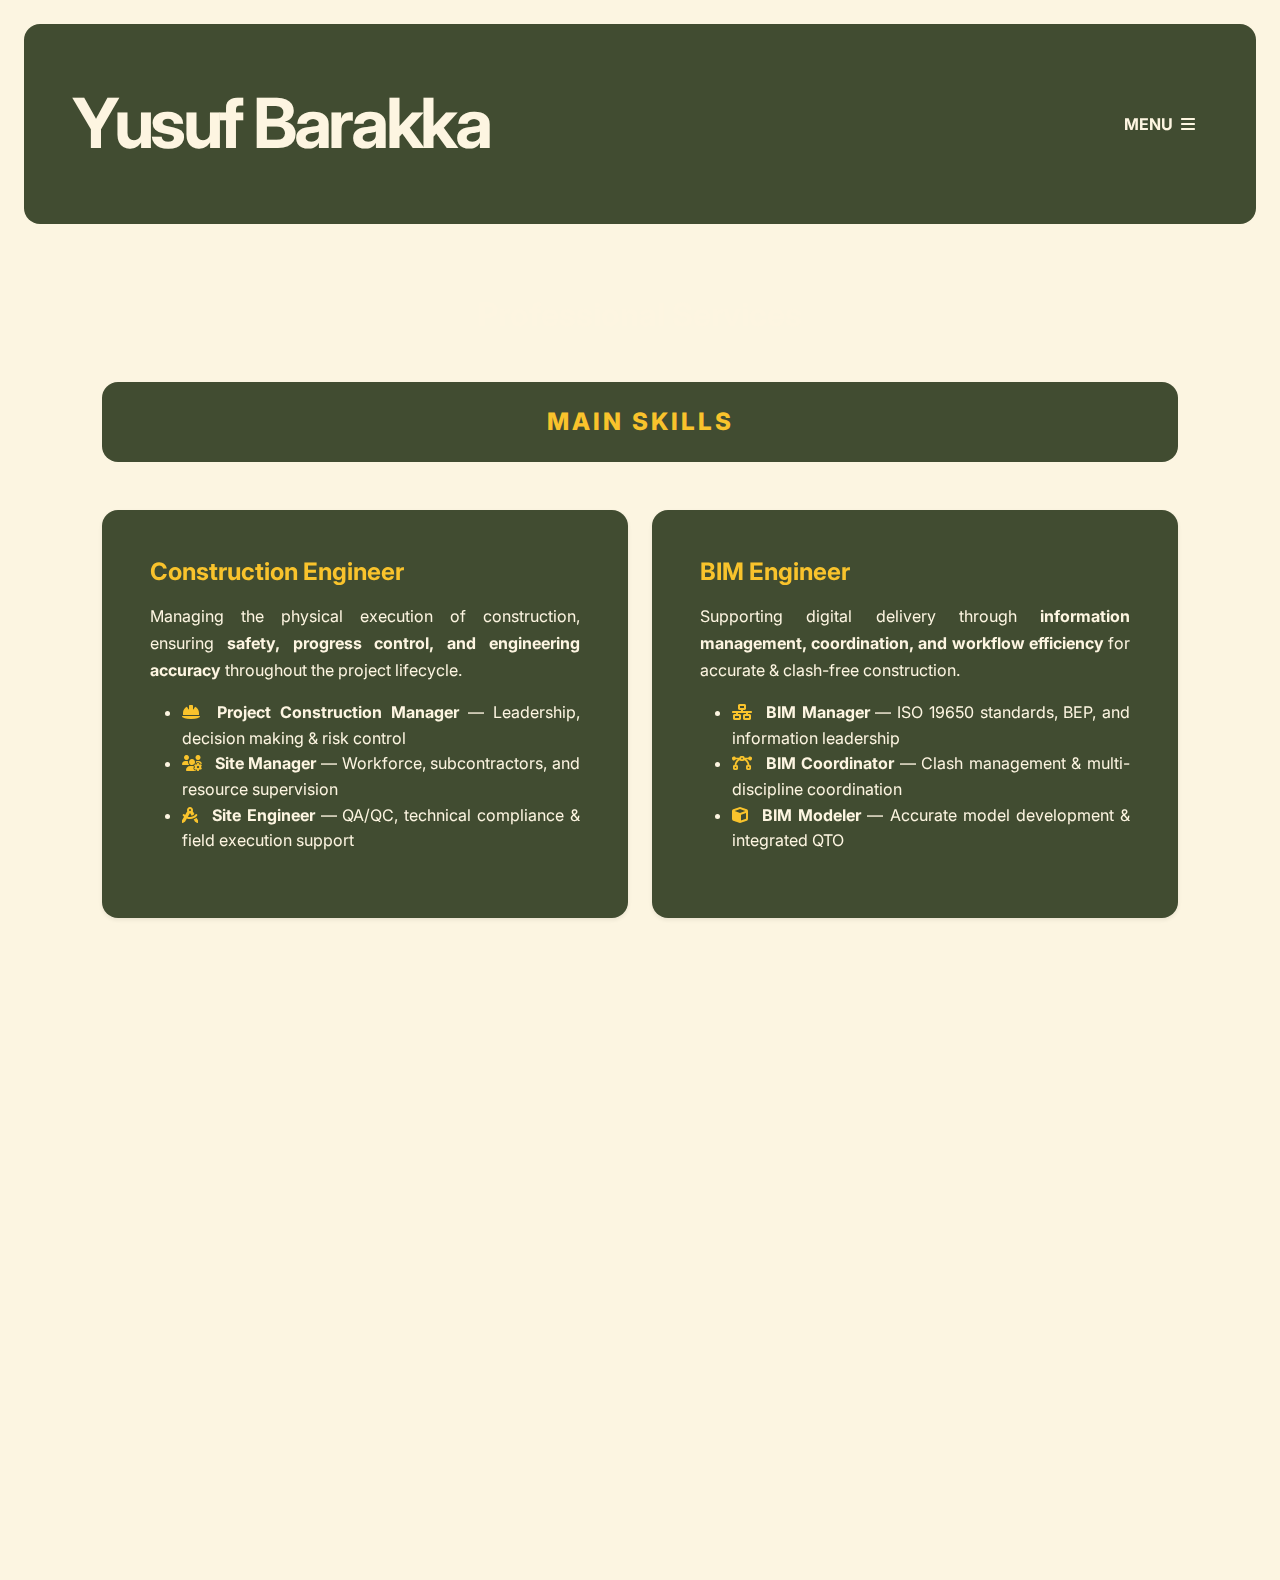
<file: services.html>
<!DOCTYPE html>
<html lang="en">

<head>
  <meta charset="utf-8" />
  <meta name="viewport" content="width=device-width, initial-scale=1" />
  <title>Yusuf Barakka - Portfolio</title>
  <!-- Bootstrap CSS -->
  <link href="https://cdn.jsdelivr.net/npm/bootstrap@5.3.0/dist/css/bootstrap.min.css" rel="stylesheet" />
  <!-- Google Fonts -->
  <link href="https://fonts.googleapis.com/css2?family=Syne:wght@800&family=Inter:wght@400;600;700;800&display=swap"
    rel="stylesheet" />
  <!-- Font Awesome for icons -->
  <link rel="stylesheet" href="https://cdnjs.cloudflare.com/ajax/libs/font-awesome/6.4.0/css/all.min.css" />
  <!-- AOS Animation CSS -->
  <link href="https://unpkg.com/aos@2.3.1/dist/aos.css" rel="stylesheet" />
  <!-- Swiper JS CSS -->
  <link rel="stylesheet" href="https://cdn.jsdelivr.net/npm/swiper@11/swiper-bundle.min.css" />
  <!-- custom style CSS -->
  <link rel="stylesheet" href="style.css">
</head>


<body>
  <svg xmlns="http://www.w3.org/2000/svg" style="display: none;">
    <symbol xmlns="http://www.w3.org/2000/svg" id="instagram" viewBox="0 0 15 15">
      <path fill="none" stroke="currentColor"
        d="M11 3.5h1M4.5.5h6a4 4 0 0 1 4 4v6a4 4 0 0 1-4 4h-6a4 4 0 0 1-4-4v-6a4 4 0 0 1 4-4Zm3 10a3 3 0 1 1 0-6a3 3 0 0 1 0 6Z" />
    </symbol>
    <symbol xmlns="http://www.w3.org/2000/svg" id="facebook" viewBox="0 0 15 15">
      <path fill="none" stroke="currentColor"
        d="M7.5 14.5a7 7 0 1 1 0-14a7 7 0 0 1 0 14Zm0 0v-8a2 2 0 0 1 2-2h.5m-5 4h5" />
    </symbol>
    <symbol xmlns="http://www.w3.org/2000/svg" id="twitter" viewBox="0 0 15 15">
      <path fill="currentColor"
        d="m14.478 1.5l.5-.033a.5.5 0 0 0-.871-.301l.371.334Zm-.498 2.959a.5.5 0 1 0-1 0h1Zm-6.49.082h-.5h.5Zm0 .959h.5h-.5Zm-6.99 7V12a.5.5 0 0 0-.278.916L.5 12.5Zm.998-11l.469-.175a.5.5 0 0 0-.916-.048l.447.223Zm3.994 9l.354.353a.5.5 0 0 0-.195-.827l-.159.474Zm7.224-8.027l-.37.336l.18.199l.265-.04l-.075-.495Zm1.264-.94c.051.778.003 1.25-.123 1.606c-.122.345-.336.629-.723 1l.692.722c.438-.42.776-.832.974-1.388c.193-.546.232-1.178.177-2.006l-.998.066Zm0 3.654V4.46h-1v.728h1Zm-6.99-.646V5.5h1v-.959h-1Zm0 .959V6h1v-.5h-1ZM10.525 1a3.539 3.539 0 0 0-3.537 3.541h1A2.539 2.539 0 0 1 10.526 2V1Zm2.454 4.187C12.98 9.503 9.487 13 5.18 13v1c4.86 0 8.8-3.946 8.8-8.813h-1ZM1.03 1.675C1.574 3.127 3.614 6 7.49 6V5C4.174 5 2.421 2.54 1.966 1.325l-.937.35Zm.021-.398C.004 3.373-.157 5.407.604 7.139c.759 1.727 2.392 3.055 4.73 3.835l.317-.948c-2.155-.72-3.518-1.892-4.132-3.29c-.612-1.393-.523-3.11.427-5.013l-.895-.446Zm4.087 8.87C4.536 10.75 2.726 12 .5 12v1c2.566 0 4.617-1.416 5.346-2.147l-.708-.706Zm7.949-8.009A3.445 3.445 0 0 0 10.526 1v1c.721 0 1.37.311 1.82.809l.74-.671Zm-.296.83a3.513 3.513 0 0 0 2.06-1.134l-.744-.668a2.514 2.514 0 0 1-1.466.813l.15.989ZM.222 12.916C1.863 14.01 3.583 14 5.18 14v-1c-1.63 0-3.048-.011-4.402-.916l-.556.832Z" />
    </symbol>
    <symbol xmlns="http://www.w3.org/2000/svg" id="pinterest" viewBox="0 0 15 15">
      <path fill="none" stroke="currentColor"
        d="m4.5 13.5l3-7m-3.236 3a2.989 2.989 0 0 1-.764-2V7A3.5 3.5 0 0 1 7 3.5h1A3.5 3.5 0 0 1 11.5 7v.5a3 3 0 0 1-3 3a2.081 2.081 0 0 1-1.974-1.423L6.5 9m1 5.5a7 7 0 1 1 0-14a7 7 0 0 1 0 14Z" />
    </symbol>
    <symbol xmlns="http://www.w3.org/2000/svg" id="youtube" viewBox="0 0 15 15">
      <path fill="currentColor"
        d="m1.61 12.738l-.104.489l.105-.489Zm11.78 0l.104.489l-.105-.489Zm0-10.476l.104-.489l-.105.489Zm-11.78 0l.106.489l-.105-.489ZM6.5 5.5l.277-.416A.5.5 0 0 0 6 5.5h.5Zm0 4H6a.5.5 0 0 0 .777.416L6.5 9.5Zm3-2l.277.416a.5.5 0 0 0 0-.832L9.5 7.5ZM0 3.636v7.728h1V3.636H0Zm15 7.728V3.636h-1v7.728h1ZM1.506 13.227c3.951.847 8.037.847 11.988 0l-.21-.978a27.605 27.605 0 0 1-11.568 0l-.21.978ZM13.494 1.773a28.606 28.606 0 0 0-11.988 0l.21.978a27.607 27.607 0 0 1 11.568 0l.21-.978ZM15 3.636c0-.898-.628-1.675-1.506-1.863l-.21.978c.418.09.716.458.716.885h1Zm-1 7.728a.905.905 0 0 1-.716.885l.21.978A1.905 1.905 0 0 0 15 11.364h-1Zm-14 0c0 .898.628 1.675 1.506 1.863l.21-.978A.905.905 0 0 1 1 11.364H0Zm1-7.728c0-.427.298-.796.716-.885l-.21-.978A1.905 1.905 0 0 0 0 3.636h1ZM6 5.5v4h1v-4H6Zm.777 4.416l3-2l-.554-.832l-3 2l.554.832Zm3-2.832l-3-2l-.554.832l3 2l.554-.832Z" />
    </symbol>
    <symbol xmlns="http://www.w3.org/2000/svg" id="dribble" viewBox="0 0 15 15">
      <path fill="none" stroke="currentColor" stroke-linecap="round" stroke-linejoin="round"
        d="M4.839 1.024c3.346 4.041 5.096 7.922 5.704 12.782M.533 6.82c5.985-.138 9.402-1.083 11.97-4.216M2.7 12.594c3.221-4.902 7.171-5.65 11.755-4.293M14.5 7.5a7 7 0 1 0-14 0a7 7 0 0 0 14 0Z" />
    </symbol>
    <symbol xmlns="http://www.w3.org/2000/svg" id="calendar" viewBox="0 0 24 24">
      <g fill="none" stroke="currentColor" stroke-linecap="round" stroke-linejoin="round" stroke-width="2">
        <rect width="20" height="18" x="2" y="4" rx="4" />
        <path d="M8 2v4m8-4v4M2 10h20" />
      </g>
    </symbol>
    <symbol xmlns="http://www.w3.org/2000/svg" id="shopping-bag" viewBox="0 0 24 24">
      <g fill="none" stroke="currentColor" stroke-linecap="round" stroke-linejoin="round" stroke-width="2">
        <path
          d="M3.977 9.84A2 2 0 0 1 5.971 8h12.058a2 2 0 0 1 1.994 1.84l.803 10A2 2 0 0 1 18.833 22H5.167a2 2 0 0 1-1.993-2.16l.803-10Z" />
        <path d="M16 11V6a4 4 0 0 0-4-4v0a4 4 0 0 0-4 4v5" />
      </g>
    </symbol>
    <symbol xmlns="http://www.w3.org/2000/svg" id="gift" viewBox="0 0 24 24">
      <g fill="none" stroke="currentColor" stroke-linecap="round" stroke-linejoin="round" stroke-width="2">
        <rect width="18" height="14" x="3" y="8" rx="2" />
        <path d="M12 5a3 3 0 1 0-3 3m6 0a3 3 0 1 0-3-3m0 0v17m9-7H3" />
      </g>
    </symbol>
    <symbol xmlns="http://www.w3.org/2000/svg" id="arrow-cycle" viewBox="0 0 24 24">
      <g fill="none" stroke="currentColor" stroke-linecap="round" stroke-linejoin="round" stroke-width="2">
        <path
          d="M22 12c0 6-4.39 10-9.806 10C7.792 22 4.24 19.665 3 16m-1-4C2 6 6.39 2 11.806 2C16.209 2 19.76 4.335 21 8" />
        <path d="m7 17l-4-1l-1 4M17 7l4 1l1-4" />
      </g>
    </symbol>
    <symbol xmlns="http://www.w3.org/2000/svg" id="link" viewBox="0 0 24 24">
      <path fill="currentColor"
        d="M12 19a1 1 0 1 0-1-1a1 1 0 0 0 1 1Zm5 0a1 1 0 1 0-1-1a1 1 0 0 0 1 1Zm0-4a1 1 0 1 0-1-1a1 1 0 0 0 1 1Zm-5 0a1 1 0 1 0-1-1a1 1 0 0 0 1 1Zm7-12h-1V2a1 1 0 0 0-2 0v1H8V2a1 1 0 0 0-2 0v1H5a3 3 0 0 0-3 3v14a3 3 0 0 0 3 3h14a3 3 0 0 0 3-3V6a3 3 0 0 0-3-3Zm1 17a1 1 0 0 1-1 1H5a1 1 0 0 1-1-1v-9h16Zm0-11H4V6a1 1 0 0 1 1-1h1v1a1 1 0 0 0 2 0V5h8v1a1 1 0 0 0 2 0V5h1a1 1 0 0 1 1 1ZM7 15a1 1 0 1 0-1-1a1 1 0 0 0 1 1Zm0 4a1 1 0 1 0-1-1a1 1 0 0 0 1 1Z" />
    </symbol>
    <symbol xmlns="http://www.w3.org/2000/svg" id="arrow-left" viewBox="0 0 24 24">
      <path fill="currentColor"
        d="M17 11H9.41l3.3-3.29a1 1 0 1 0-1.42-1.42l-5 5a1 1 0 0 0-.21.33a1 1 0 0 0 0 .76a1 1 0 0 0 .21.33l5 5a1 1 0 0 0 1.42 0a1 1 0 0 0 0-1.42L9.41 13H17a1 1 0 0 0 0-2Z" />
    </symbol>
    <symbol xmlns="http://www.w3.org/2000/svg" id="arrow-right" viewBox="0 0 24 24">
      <path fill="currentColor"
        d="M17.92 11.62a1 1 0 0 0-.21-.33l-5-5a1 1 0 0 0-1.42 1.42l3.3 3.29H7a1 1 0 0 0 0 2h7.59l-3.3 3.29a1 1 0 0 0 0 1.42a1 1 0 0 0 1.42 0l5-5a1 1 0 0 0 .21-.33a1 1 0 0 0 0-.76Z" />
    </symbol>
    <symbol xmlns="http://www.w3.org/2000/svg" id="play" viewBox="0 0 24 24">
      <g fill="none" fill-rule="evenodd">
        <path
          d="M24 0v24H0V0h24ZM12.593 23.258l-.011.002l-.071.035l-.02.004l-.014-.004l-.071-.035c-.01-.004-.019-.001-.024.005l-.004.01l-.017.428l.005.02l.01.013l.104.074l.015.004l.012-.004l.104-.074l.012-.016l.004-.017l-.017-.427c-.002-.01-.009-.017-.017-.018Zm.265-.113l-.013.002l-.185.093l-.01.01l-.003.011l.018.43l.005.012l.008.007l.201.093c.012.004.023 0 .029-.008l.004-.014l-.034-.614c-.003-.012-.01-.02-.02-.022Zm-.715.002a.023.023 0 0 0-.027.006l-.006.014l-.034.614c0 .012.007.02.017.024l.015-.002l.201-.093l.01-.008l.004-.011l.017-.43l-.003-.012l-.01-.01l-.184-.092Z" />
        <path fill="currentColor"
          d="M5.669 4.76a1.469 1.469 0 0 1 2.04-1.177c1.062.454 3.442 1.533 6.462 3.276c3.021 1.744 5.146 3.267 6.069 3.958c.788.591.79 1.763.001 2.356c-.914.687-3.013 2.19-6.07 3.956c-3.06 1.766-5.412 2.832-6.464 3.28c-.906.387-1.92-.2-2.038-1.177c-.138-1.142-.396-3.735-.396-7.237c0-3.5.257-6.092.396-7.235Z" />
      </g>
    </symbol>
    <symbol xmlns="http://www.w3.org/2000/svg" id="category" viewBox="0 0 24 24">
      <path fill="currentColor"
        d="M19 5.5h-6.28l-.32-1a3 3 0 0 0-2.84-2H5a3 3 0 0 0-3 3v13a3 3 0 0 0 3 3h14a3 3 0 0 0 3-3v-10a3 3 0 0 0-3-3Zm1 13a1 1 0 0 1-1 1H5a1 1 0 0 1-1-1v-13a1 1 0 0 1 1-1h4.56a1 1 0 0 1 .95.68l.54 1.64a1 1 0 0 0 .95.68h7a1 1 0 0 1 1 1Z" />
    </symbol>
    <symbol xmlns="http://www.w3.org/2000/svg" id="calendar" viewBox="0 0 24 24">
      <path fill="currentColor"
        d="M19 4h-2V3a1 1 0 0 0-2 0v1H9V3a1 1 0 0 0-2 0v1H5a3 3 0 0 0-3 3v12a3 3 0 0 0 3 3h14a3 3 0 0 0 3-3V7a3 3 0 0 0-3-3Zm1 15a1 1 0 0 1-1 1H5a1 1 0 0 1-1-1v-7h16Zm0-9H4V7a1 1 0 0 1 1-1h2v1a1 1 0 0 0 2 0V6h6v1a1 1 0 0 0 2 0V6h2a1 1 0 0 1 1 1Z" />
    </symbol>
    <symbol xmlns="http://www.w3.org/2000/svg" id="heart" viewBox="0 0 24 24">
      <path fill="currentColor"
        d="M20.16 4.61A6.27 6.27 0 0 0 12 4a6.27 6.27 0 0 0-8.16 9.48l7.45 7.45a1 1 0 0 0 1.42 0l7.45-7.45a6.27 6.27 0 0 0 0-8.87Zm-1.41 7.46L12 18.81l-6.75-6.74a4.28 4.28 0 0 1 3-7.3a4.25 4.25 0 0 1 3 1.25a1 1 0 0 0 1.42 0a4.27 4.27 0 0 1 6 6.05Z" />
    </symbol>
    <symbol xmlns="http://www.w3.org/2000/svg" id="plus" viewBox="0 0 24 24">
      <path fill="currentColor" d="M19 11h-6V5a1 1 0 0 0-2 0v6H5a1 1 0 0 0 0 2h6v6a1 1 0 0 0 2 0v-6h6a1 1 0 0 0 0-2Z" />
    </symbol>
    <symbol xmlns="http://www.w3.org/2000/svg" id="minus" viewBox="0 0 24 24">
      <path fill="currentColor" d="M19 11H5a1 1 0 0 0 0 2h14a1 1 0 0 0 0-2Z" />
    </symbol>
    <symbol xmlns="http://www.w3.org/2000/svg" id="cart" viewBox="0 0 24 24">
      <path fill="currentColor"
        d="M8.5 19a1.5 1.5 0 1 0 1.5 1.5A1.5 1.5 0 0 0 8.5 19ZM19 16H7a1 1 0 0 1 0-2h8.491a3.013 3.013 0 0 0 2.885-2.176l1.585-5.55A1 1 0 0 0 19 5H6.74a3.007 3.007 0 0 0-2.82-2H3a1 1 0 0 0 0 2h.921a1.005 1.005 0 0 1 .962.725l.155.545v.005l1.641 5.742A3 3 0 0 0 7 18h12a1 1 0 0 0 0-2Zm-1.326-9l-1.22 4.274a1.005 1.005 0 0 1-.963.726H8.754l-.255-.892L7.326 7ZM16.5 19a1.5 1.5 0 1 0 1.5 1.5a1.5 1.5 0 0 0-1.5-1.5Z" />
    </symbol>
    <symbol xmlns="http://www.w3.org/2000/svg" id="check" viewBox="0 0 24 24">
      <path fill="currentColor"
        d="M18.71 7.21a1 1 0 0 0-1.42 0l-7.45 7.46l-3.13-3.14A1 1 0 1 0 5.29 13l3.84 3.84a1 1 0 0 0 1.42 0l8.16-8.16a1 1 0 0 0 0-1.47Z" />
    </symbol>
    <symbol xmlns="http://www.w3.org/2000/svg" id="trash" viewBox="0 0 24 24">
      <path fill="currentColor"
        d="M10 18a1 1 0 0 0 1-1v-6a1 1 0 0 0-2 0v6a1 1 0 0 0 1 1ZM20 6h-4V5a3 3 0 0 0-3-3h-2a3 3 0 0 0-3 3v1H4a1 1 0 0 0 0 2h1v11a3 3 0 0 0 3 3h8a3 3 0 0 0 3-3V8h1a1 1 0 0 0 0-2ZM10 5a1 1 0 0 1 1-1h2a1 1 0 0 1 1 1v1h-4Zm7 14a1 1 0 0 1-1 1H8a1 1 0 0 1-1-1V8h10Zm-3-1a1 1 0 0 0 1-1v-6a1 1 0 0 0-2 0v6a1 1 0 0 0 1 1Z" />
    </symbol>
    <symbol xmlns="http://www.w3.org/2000/svg" id="star-outline" viewBox="0 0 15 15">
      <path fill="none" stroke="currentColor" stroke-linecap="round" stroke-linejoin="round"
        d="M7.5 9.804L5.337 11l.413-2.533L4 6.674l2.418-.37L7.5 4l1.082 2.304l2.418.37l-1.75 1.793L9.663 11L7.5 9.804Z" />
    </symbol>
    <symbol xmlns="http://www.w3.org/2000/svg" id="star-solid" viewBox="0 0 15 15">
      <path fill="currentColor"
        d="M7.953 3.788a.5.5 0 0 0-.906 0L6.08 5.85l-2.154.33a.5.5 0 0 0-.283.843l1.574 1.613l-.373 2.284a.5.5 0 0 0 .736.518l1.92-1.063l1.921 1.063a.5.5 0 0 0 .736-.519l-.373-2.283l1.574-1.613a.5.5 0 0 0-.283-.844L8.921 5.85l-.968-2.062Z" />
    </symbol>
    <symbol xmlns="http://www.w3.org/2000/svg" id="search" viewBox="0 0 24 24">
      <path fill="currentColor"
        d="M21.71 20.29L18 16.61A9 9 0 1 0 16.61 18l3.68 3.68a1 1 0 0 0 1.42 0a1 1 0 0 0 0-1.39ZM11 18a7 7 0 1 1 7-7a7 7 0 0 1-7 7Z" />
    </symbol>
    <symbol xmlns="http://www.w3.org/2000/svg" id="user" viewBox="0 0 24 24">
      <path fill="currentColor"
        d="M15.71 12.71a6 6 0 1 0-7.42 0a10 10 0 0 0-6.22 8.18a1 1 0 0 0 2 .22a8 8 0 0 1 15.9 0a1 1 0 0 0 1 .89h.11a1 1 0 0 0 .88-1.1a10 10 0 0 0-6.25-8.19ZM12 12a4 4 0 1 1 4-4a4 4 0 0 1-4 4Z" />
    </symbol>
    <symbol xmlns="http://www.w3.org/2000/svg" id="close" viewBox="0 0 15 15">
      <path fill="currentColor"
        d="M7.953 3.788a.5.5 0 0 0-.906 0L6.08 5.85l-2.154.33a.5.5 0 0 0-.283.843l1.574 1.613l-.373 2.284a.5.5 0 0 0 .736.518l1.92-1.063l1.921 1.063a.5.5 0 0 0 .736-.519l-.373-2.283l1.574-1.613a.5.5 0 0 0-.283-.844L8.921 5.85l-.968-2.062Z" />
    </symbol>
    <symbol xmlns="http://www.w3.org/2000/svg" id="quote" viewBox="0 0 448 512">
      <path fill="currentColor"
        d="M0 216C0 149.7 53.7 96 120 96h8c17.7 0 32 14.3 32 32s-14.3 32-32 32h-8c-30.9 0-56 25.1-56 56v8h64c35.3 0 64 28.7 64 64v64c0 35.3-28.7 64-64 64H64c-35.3 0-64-28.7-64-64V216zm256 0c0-66.3 53.7-120 120-120h8c17.7 0 32 14.3 32 32s-14.3 32-32 32h-8c-30.9 0-56 25.1-56 56v8h64c35.3 0 64 28.7 64 64v64c0 35.3-28.7 64-64 64h-64c-35.3 0-64-28.7-64-64V216z" />
    </symbol>
    <symbol xmlns="http://www.w3.org/2000/svg" id="folder" viewBox="0 0 18 18" fill="none">
      <path
        d="M14.0946 4.04689H9.56953L9.33895 3.3259C9.18947 2.90285 8.9122 2.53678 8.54555 2.27842C8.1789 2.02006 7.74102 1.8822 7.29258 1.88393H4.00687C3.43356 1.88393 2.88374 2.11181 2.47835 2.51744C2.07296 2.92308 1.84521 3.47324 1.84521 4.04689V13.4197C1.84521 13.9934 2.07296 14.5435 2.47835 14.9492C2.88374 15.3548 3.43356 15.5827 4.00687 15.5827H14.0946C14.6679 15.5827 15.2177 15.3548 15.6231 14.9492C16.0285 14.5435 16.2562 13.9934 16.2562 13.4197V6.20985C16.2562 5.6362 16.0285 5.08604 15.6231 4.68041C15.2177 4.27477 14.6679 4.04689 14.0946 4.04689ZM14.8151 13.4197C14.8151 13.6109 14.7392 13.7943 14.6041 13.9295C14.469 14.0648 14.2857 14.1407 14.0946 14.1407H4.00687C3.81577 14.1407 3.63249 14.0648 3.49736 13.9295C3.36223 13.7943 3.28632 13.6109 3.28632 13.4197V4.04689C3.28632 3.85567 3.36223 3.67229 3.49736 3.53707C3.63249 3.40186 3.81577 3.3259 4.00687 3.3259H7.29258C7.44364 3.32551 7.591 3.37264 7.71384 3.46061C7.83667 3.54859 7.92877 3.67297 7.97711 3.81617L8.3662 4.99859C8.41454 5.1418 8.50664 5.26618 8.62947 5.35415C8.75231 5.44213 8.89967 5.48925 9.05073 5.48886H14.0946C14.2857 5.48886 14.469 5.56483 14.6041 5.70004C14.7392 5.83525 14.8151 6.01863 14.8151 6.20985V13.4197Z"
        fill="black" />
    </symbol>
    <symbol xmlns="http://www.w3.org/2000/svg" id="clock" viewBox="0 0 18 18" fill="none">
      <path
        d="M11.0931 9.19042L9.58134 8.3173V5.12838C9.58134 4.93716 9.50543 4.75377 9.3703 4.61856C9.23517 4.48335 9.05189 4.40739 8.86079 4.40739C8.66969 4.40739 8.48641 4.48335 8.35128 4.61856C8.21615 4.75377 8.14024 4.93716 8.14024 5.12838V8.73331C8.14024 8.85987 8.17354 8.9842 8.23678 9.0938C8.30002 9.2034 8.39098 9.29441 8.50051 9.35769L10.3725 10.4392C10.4545 10.4873 10.5452 10.5186 10.6393 10.5315C10.7335 10.5444 10.8292 10.5385 10.9211 10.5142C11.013 10.4899 11.0991 10.4477 11.1746 10.3899C11.2501 10.3322 11.3134 10.26 11.3609 10.1777C11.4084 10.0953 11.4392 10.0044 11.4515 9.91012C11.4637 9.81583 11.4572 9.72004 11.4323 9.62828C11.4074 9.53652 11.3646 9.45059 11.3064 9.37544C11.2482 9.3003 11.1757 9.23741 11.0931 9.19042ZM8.86079 1.52344C7.43567 1.52344 6.04256 1.94629 4.85762 2.73852C3.67268 3.53075 2.74913 4.65678 2.20376 5.97421C1.6584 7.29165 1.5157 8.74131 1.79373 10.1399C2.07175 11.5385 2.75801 12.8231 3.76572 13.8315C4.77343 14.8398 6.05733 15.5265 7.45506 15.8047C8.8528 16.0828 10.3016 15.9401 11.6182 15.3944C12.9349 14.8487 14.0602 13.9246 14.852 12.7389C15.6437 11.5532 16.0663 10.1593 16.0663 8.73331C16.0642 6.82178 15.3044 4.98914 13.9535 3.63748C12.6027 2.28582 10.7712 1.52554 8.86079 1.52344ZM8.86079 14.5012C7.7207 14.5012 6.60621 14.1629 5.65826 13.5291C4.7103 12.8954 3.97146 11.9945 3.53517 10.9406C3.09887 9.88665 2.98472 8.72691 3.20714 7.60805C3.42956 6.48919 3.97857 5.46145 4.78474 4.65479C5.5909 3.84814 6.61802 3.2988 7.73621 3.07624C8.8544 2.85369 10.0134 2.96791 11.0667 3.40447C12.12 3.84103 13.0203 4.58031 13.6537 5.52884C14.2871 6.47737 14.6252 7.59253 14.6252 8.73331C14.6233 10.2625 14.0154 11.7284 12.9347 12.8097C11.8541 13.891 10.389 14.4993 8.86079 14.5012Z"
        fill="black" />
    </symbol>
  </svg>
  <!-- Fullscreen Menu Overlay -->
  <div id="fullscreenMenu" class="fullscreen-menu-overlay">
    <div class="container h-100">
      <div class="row h-100 align-items-center">
        <div class="col-lg-7">
          <button id="closeMenuBtn" class="close-menu-btn position-absolute top-0 end-0 m-4">
            <i class="fas fa-times fs-1"></i>
          </button>

          <nav class="fullscreen-menu-nav">
            <ul class="list-unstyled">
              <li><a href="index.html" class="menu-link">Home</a> </li>
              <li><a href="about.html" class="menu-link">About</a> </li>   
              <li><a href="services.html" class="menu-link">Services</a> </li>          
              <li><a href="portofolio.html" class="menu-link">Portfolio</a> </li>
              <li><a href="blog.html" class="menu-link">Blog</a></li>
              <li><a href="contact.html" class="menu-link">Contact</a> </li>
            </ul>
          </nav>

          <div class="menu-social-links mt-5">
            <a href="https://www.linkedin.com/in/yusuf-barakka-0155171b4/" class="social-link"><i class="fab fa-linkedin"></i></a>
            <a href="https://www.instagram.com/_yusufbarakka/" class="social-link"><i class="fab fa-instagram"></i></a>
            <a href="https://wa.me/6285240854065" class="social-link"><i class="fab fa-whatsapp"></i></a>
            <a href="https://t.me/yusufbarakka" class="social-link"><i class="fab fa-telegram"></i></a>
          </div>
        </div>
        <div class="col-lg-5 text-white py-3">
            <p class="fs-3">Thanks for Coming </p>
            <p>
              Pangkep, Sulawesi Selatan <br>
              +62 852 4084 4065 <br>
              yusubarakka@gmail.com <br>
              Indonesia
            </p>
            
        </div>
        </div>
      </div>
    </div>
  </div>

  <!-- Header/Hero Section -->
  <header class="position-relative">
    <div class="bg-dark-custom p-2 p-lg-5 m-3 m-lg-4 rounded-4">

      <nav class="d-flex justify-content-between">
        <a href="index.html" class="text-light-custom content-title fw-bold d-inline-block text-decoration-none" 
          data-aos="fade-right" data-aos-duration="1000">
           Yusuf Barakka
        </a>
        <button class="menu-toggle-btn btn d-flex align-items-center gap-2" data-aos="fade-left"
          data-aos-duration="1000">
          <span class="text-light-custom fw-bold">MENU</span>
          <i class="fas fa-bars text-light-custom"></i>
        </button>
      </nav>

    </div>

  </header>

  <!-- Main Services Section -->
  <main class="d-flex justify-content-center align-items-center py-5">
    <div class="container" style="max-width:1100px;">
      
      <h2 class="fw-bold text-light-custom text-center mb-5" data-aos="fade-up" data-aos-duration="1000">
        Professional Services
      </h2>

      <!-- Main Skills Label -->
      <div class="main-skills-wrapper" data-aos="fade-up">
        <span class="main-skills-text">MAIN SKILLS</span>
      </div>
      
      <div class="row g-4 justify-content-center">

        <!-- Construction Engineer -->
        <div class="col-md-6" data-aos="fade-right" data-aos-duration="1000">
          <div class="bg-dark-custom p-4 p-lg-5 rounded-4 h-100 shadow-sm">
            <h4 class="fw-bold text-yellow mb-3">Construction Engineer</h4>
            <p class="text-light-custom" style="text-align:justify; line-height:1.7;">
              Managing the physical execution of construction, ensuring
              <strong>safety, progress control, and engineering accuracy</strong>
              throughout the project lifecycle.
            </p>
            <ul class="text-light-custom mt-3" style="text-align:justify; line-height:1.6;">
              <li>
                <i class="fas fa-helmet-safety me-2 text-yellow"></i>
                <strong>Project Construction Manager</strong> — Leadership, decision making & risk control
              </li>
              <li>
                <i class="fas fa-users-cog me-2 text-yellow"></i>
                <strong>Site Manager</strong> — Workforce, subcontractors, and resource supervision
              </li>
              <li>
                <i class="fas fa-drafting-compass me-2 text-yellow"></i>
                <strong>Site Engineer</strong> — QA/QC, technical compliance & field execution support
              </li>
            </ul>

          </div>
        </div>

        <!-- BIM Engineer -->
        <div class="col-md-6" data-aos="fade-left" data-aos-duration="1000">
          <div class="bg-dark-custom p-4 p-lg-5 rounded-4 h-100 shadow-sm">
            <h4 class="fw-bold text-yellow mb-3">BIM Engineer</h4>
            <p class="text-light-custom" style="text-align:justify; line-height:1.7;">
              Supporting digital delivery through
              <strong>information management, coordination, and workflow efficiency</strong>
              for accurate & clash-free construction.
            </p>
            <ul class="text-light-custom mt-3" style="text-align:justify; line-height:1.6;">
              <li>
                <i class="fas fa-network-wired me-2 text-yellow"></i>
                <strong>BIM Manager</strong> — ISO 19650 standards, BEP, and information leadership
              </li>
              <li>
                <i class="fas fa-bezier-curve me-2 text-yellow"></i>
                <strong>BIM Coordinator</strong> — Clash management & multi-discipline coordination
              </li>
              <li>
                <i class="fas fa-cube me-2 text-yellow"></i>
                <strong>BIM Modeler</strong> — Accurate model development & integrated QTO
              </li>
            </ul>
          </div>
        </div>

      </div>
    </div>
  </main>


    <!-- Footer Section -->
  <footer class="py-5 bg-dark-custom rounded-4 m-3 m-lg-4" data-aos="clip-bottom">
    <div class="container">
      <div class="row mb-5">
        <div class="col-md-3">
          <h3 class="text-light-custom content-title mb-4">Yusuf Barakka</h3>
          <p class="text-light-custom mb-4">
            Follow me you will get updates related with Civil Engineer, BIM and Construction Project Management.
          </p>
          <div class="d-flex flex-wrap gap-3">
            <a href="https://www.linkedin.com/in/yusufbarakka"><i class="fab fa-linkedin social-icon text-light-custom"></i></a>
            <a href="https://www.youtube.com/@BIMLab.Aksara"><i class="fab fa-youtube social-icon text-light-custom"></i></a>
            <a href="https://www.instagram.com/_yusufbarakka"><i class="fab fa-instagram social-icon text-light-custom"></i></a>
            <a href="https://www.tiktok.com/@_yusufbarakka"><i class="fab fa-tiktok social-icon text-light-custom"></i></a>
            <a href="https://www.facebook.com/MYBarakka"><i class="fab fa-facebook-f social-icon text-light-custom"></i></a>
            <a href="https://wa.me/6285240854065"><i class="fab fa-whatsapp social-icon text-light-custom"></i></a>
            <a href="https://t.me/yusufbarakka"><i class="fab fa-telegram social-icon text-light-custom"></i></a>
            <a href="#"><i class="fab fa-github social-icon text-light-custom"></i></a>
          </div>
        </div>

        <div class="col-md-2">
          <ul class="list-unstyled">
            <li class="mb-2"><a href="index.html" class="footer-link text-yellow">Home</a></li>
            <li class="mb-2"><a href="about.html" class="footer-link">About</a></li>
            <li class="mb-2"><a href="services.html" class="footer-link">Services</a></li>
            <li class="mb-2"><a href="portofolio.html" class="footer-link">Portfolio</a></li>
          </ul>
        </div>

        <div class="col-md-2">
          <ul class="list-unstyled">
            <li class="mb-2"><a href="blog.html" class="footer-link">Blog</a></li>
            <li class="mb-2"><a href="contact.html" class="footer-link">Contact</a></li>
          </ul>
        </div>

        <div class="col-md-5">
          <p class="text-light-custom mb-4">
            Just feel free to contact if you wanna collaborate with me, or simply have a conversation.
          </p>
          <p class="text-light-custom fst-italic fs-5"><a href="mailto:contact@yourwebsite.com"
              class="text-light-custom text-decoration-none">yusufbarakka@gmail.com</a></p>
        </div>
      </div>

      <div class="border-top border-light pt-4">
        <p class="text-light-custom text-center">
          ©2025 David. Designed by <a href="https://templatesjungle.com/" target="_blank"
            class="text-light-custom text-decoration-underline">TemplatesJungle</a>.
        </p>
      </div>
    </div>
  </footer>

  <!-- Bootstrap JS Bundle with Popper -->
  <script src="https://cdn.jsdelivr.net/npm/bootstrap@5.3.0/dist/js/bootstrap.bundle.min.js"></script>
  <!-- JQuery js -->
  <script src="js/jquery-1.11.0.min.js"></script>
  <!-- Plugins js -->
  <script src="js/plugins.js"></script>
  <!-- Script js -->
  <script src="js/script.js"></script>
</body>

</html>
</file>
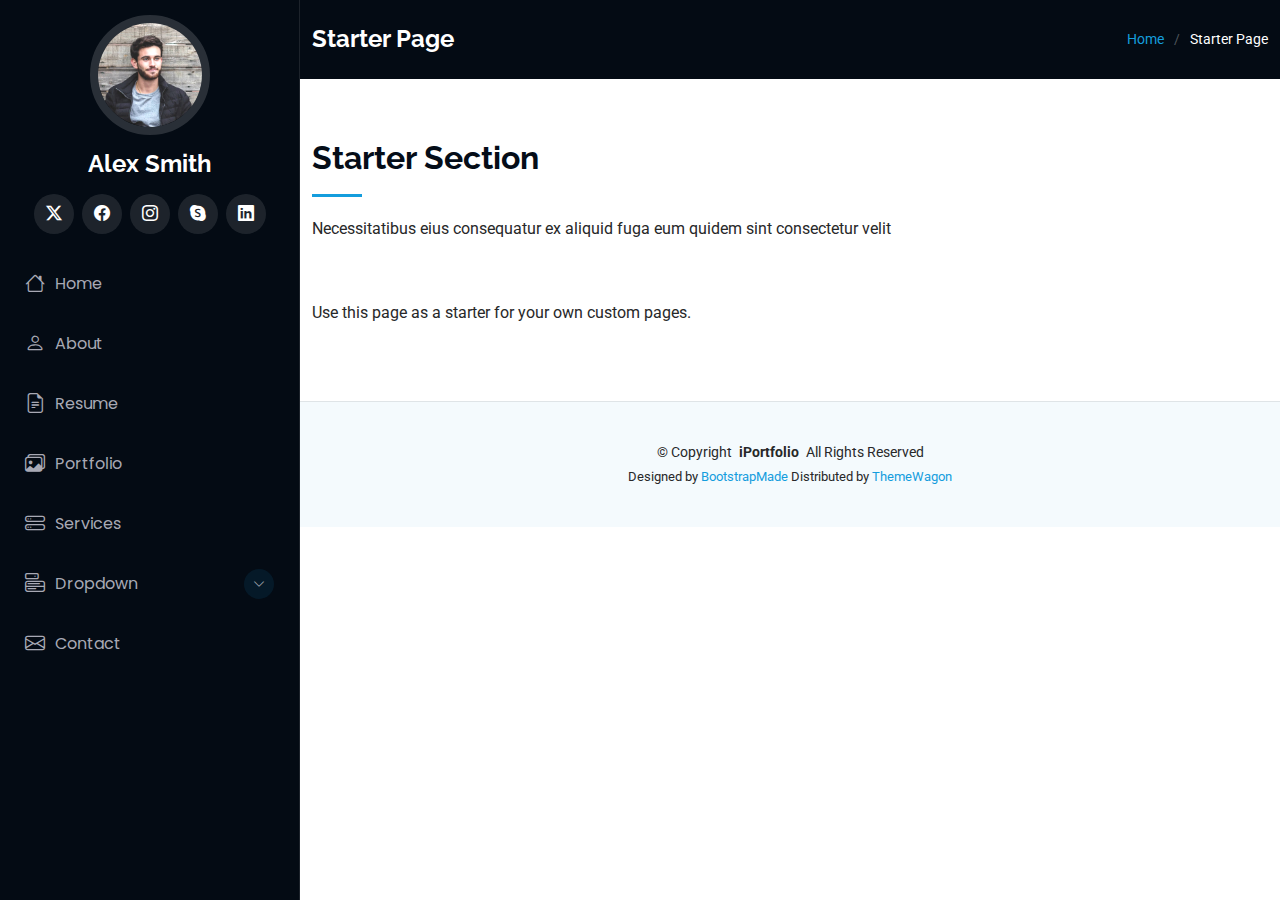
<file: starter-page.html>
<!DOCTYPE html>
<html lang="en">

<head>
  <meta charset="utf-8">
  <meta content="width=device-width, initial-scale=1.0" name="viewport">
  <title>Starter Page - iPortfolio Bootstrap Template</title>
  <meta content="" name="description">
  <meta content="" name="keywords">

  <!-- Favicons -->
  <link href="assets/img/favicon.png" rel="icon">
  <link href="assets/img/apple-touch-icon.png" rel="apple-touch-icon">

  <!-- Fonts -->
  <link href="https://fonts.googleapis.com" rel="preconnect">
  <link href="https://fonts.gstatic.com" rel="preconnect" crossorigin>
  <link href="https://fonts.googleapis.com/css2?family=Roboto:ital,wght@0,100;0,300;0,400;0,500;0,700;0,900;1,100;1,300;1,400;1,500;1,700;1,900&family=Poppins:ital,wght@0,100;0,200;0,300;0,400;0,500;0,600;0,700;0,800;0,900;1,100;1,200;1,300;1,400;1,500;1,600;1,700;1,800;1,900&family=Raleway:ital,wght@0,100;0,200;0,300;0,400;0,500;0,600;0,700;0,800;0,900;1,100;1,200;1,300;1,400;1,500;1,600;1,700;1,800;1,900&display=swap" rel="stylesheet">

  <!-- Vendor CSS Files -->
  <link href="assets/vendor/bootstrap/css/bootstrap.min.css" rel="stylesheet">
  <link href="assets/vendor/bootstrap-icons/bootstrap-icons.css" rel="stylesheet">
  <link href="assets/vendor/aos/aos.css" rel="stylesheet">
  <link href="assets/vendor/glightbox/css/glightbox.min.css" rel="stylesheet">
  <link href="assets/vendor/swiper/swiper-bundle.min.css" rel="stylesheet">

  <!-- Main CSS File -->
  <link href="assets/css/main.css" rel="stylesheet">

  <!-- =======================================================
  * Template Name: iPortfolio
  * Template URL: https://bootstrapmade.com/iportfolio-bootstrap-portfolio-websites-template/
  * Updated: Jun 29 2024 with Bootstrap v5.3.3
  * Author: BootstrapMade.com
  * License: https://bootstrapmade.com/license/
  ======================================================== -->
</head>

<body class="starter-page-page">

  <header id="header" class="header dark-background d-flex flex-column">
    <i class="header-toggle d-xl-none bi bi-list"></i>

    <div class="profile-img">
      <img src="assets/img/my-profile-img.jpg" alt="" class="img-fluid rounded-circle">
    </div>

    <a href="index.html" class="logo d-flex align-items-center justify-content-center">
      <!-- Uncomment the line below if you also wish to use an image logo -->
      <!-- <img src="assets/img/logo.png" alt=""> -->
      <h1 class="sitename">Alex Smith</h1>
    </a>

    <div class="social-links text-center">
      <a href="#" class="twitter"><i class="bi bi-twitter-x"></i></a>
      <a href="#" class="facebook"><i class="bi bi-facebook"></i></a>
      <a href="#" class="instagram"><i class="bi bi-instagram"></i></a>
      <a href="#" class="google-plus"><i class="bi bi-skype"></i></a>
      <a href="#" class="linkedin"><i class="bi bi-linkedin"></i></a>
    </div>

    <nav id="navmenu" class="navmenu">
      <ul>
        <li><a href="#hero"><i class="bi bi-house navicon"></i>Home</a></li>
        <li><a href="#about"><i class="bi bi-person navicon"></i> About</a></li>
        <li><a href="#resume"><i class="bi bi-file-earmark-text navicon"></i> Resume</a></li>
        <li><a href="#portfolio"><i class="bi bi-images navicon"></i> Portfolio</a></li>
        <li><a href="#services"><i class="bi bi-hdd-stack navicon"></i> Services</a></li>
        <li class="dropdown"><a href="#"><i class="bi bi-menu-button navicon"></i> <span>Dropdown</span> <i class="bi bi-chevron-down toggle-dropdown"></i></a>
          <ul>
            <li><a href="#">Dropdown 1</a></li>
            <li class="dropdown"><a href="#"><span>Deep Dropdown</span> <i class="bi bi-chevron-down toggle-dropdown"></i></a>
              <ul>
                <li><a href="#">Deep Dropdown 1</a></li>
                <li><a href="#">Deep Dropdown 2</a></li>
                <li><a href="#">Deep Dropdown 3</a></li>
                <li><a href="#">Deep Dropdown 4</a></li>
                <li><a href="#">Deep Dropdown 5</a></li>
              </ul>
            </li>
            <li><a href="#">Dropdown 2</a></li>
            <li><a href="#">Dropdown 3</a></li>
            <li><a href="#">Dropdown 4</a></li>
          </ul>
        </li>
        <li><a href="#contact"><i class="bi bi-envelope navicon"></i> Contact</a></li>
      </ul>
    </nav>

  </header>

  <main class="main">

    <!-- Page Title -->
    <div class="page-title dark-background">
      <div class="container d-lg-flex justify-content-between align-items-center">
        <h1 class="mb-2 mb-lg-0">Starter Page</h1>
        <nav class="breadcrumbs">
          <ol>
            <li><a href="index.html">Home</a></li>
            <li class="current">Starter Page</li>
          </ol>
        </nav>
      </div>
    </div><!-- End Page Title -->

    <!-- Starter Section Section -->
    <section id="starter-section" class="starter-section section">

      <!-- Section Title -->
      <div class="container section-title" data-aos="fade-up">
        <h2>Starter Section</h2>
        <p>Necessitatibus eius consequatur ex aliquid fuga eum quidem sint consectetur velit</p>
      </div><!-- End Section Title -->

      <div class="container" data-aos="fade-up">
        <p>Use this page as a starter for your own custom pages.</p>
      </div>

    </section><!-- /Starter Section Section -->

  </main>

  <footer id="footer" class="footer position-relative light-background">

    <div class="container">
      <div class="copyright text-center ">
        <p>© <span>Copyright</span> <strong class="px-1 sitename">iPortfolio</strong> <span>All Rights Reserved</span></p>
      </div>
      <div class="credits">
        <!-- All the links in the footer should remain intact. -->
        <!-- You can delete the links only if you've purchased the pro version. -->
        <!-- Licensing information: https://bootstrapmade.com/license/ -->
        <!-- Purchase the pro version with working PHP/AJAX contact form: [buy-url] -->
        Designed by <a href="https://bootstrapmade.com/">BootstrapMade</a> Distributed by <a href="https://themewagon.com">ThemeWagon</a>
      </div>
    </div>

  </footer>

  <!-- Scroll Top -->
  <a href="#" id="scroll-top" class="scroll-top d-flex align-items-center justify-content-center"><i class="bi bi-arrow-up-short"></i></a>

  <!-- Preloader -->
  <div id="preloader"></div>

  <!-- Vendor JS Files -->
  <script src="assets/vendor/bootstrap/js/bootstrap.bundle.min.js"></script>
  <script src="assets/vendor/php-email-form/validate.js"></script>
  <script src="assets/vendor/aos/aos.js"></script>
  <script src="assets/vendor/typed.js/typed.umd.js"></script>
  <script src="assets/vendor/purecounter/purecounter_vanilla.js"></script>
  <script src="assets/vendor/waypoints/noframework.waypoints.js"></script>
  <script src="assets/vendor/glightbox/js/glightbox.min.js"></script>
  <script src="assets/vendor/imagesloaded/imagesloaded.pkgd.min.js"></script>
  <script src="assets/vendor/isotope-layout/isotope.pkgd.min.js"></script>
  <script src="assets/vendor/swiper/swiper-bundle.min.js"></script>

  <!-- Main JS File -->
  <script src="assets/js/main.js"></script>

</body>

</html>
</file>
<file: style.css>
:root {
    --primary-color: #414c31;
    --primary-subtle-color: #586642;
    --secondary-color: #f9c32c;
    --light-bg: #fcf5e1;
    --light-bg-alt: #f3ead3;
    --text-dark: #37342e;
    --text-light: #fdf5e1;
    --text-muted: #a09578;
}


/* fonts color */

:root {
    --bs-blue: #4BA1A7;
    --bs-red: #F0756C;
    --bs-orange: #f9c32c;
    --bs-yellow: #EFEAEA;
    --bs-green: #F5F8F1;
    --bs-teal: #EFE8EF;
    --bs-cyan: #F3F3F3;
    --bs-black: #111111; 
    --bs-white: #FFFFFF;
    --bs-gray: #777777; 
    
    --bs-link-color: #111111;
    --bs-link-color-rgb: 17, 17, 17;
    --bs-link-hover-color: #F0756C;
    --bs-link-hover-color-rgb: 240, 117, 108;
    
    --bs-primary: #f9c32c;
    --bs-primary-rgb: 240, 117, 108;
    --bs-body-color: #111111;   
    --bs-info: #C3C3C3; 
    --bs-light-text-emphasis: #c3c3c3;

    --swiper-theme-color: #414c31;
}

body , body  [data-bs-theme=light] {
    --bs-blue: #4BA1A7;
    --bs-red: #F0756C;
    --bs-orange: #ff7c50;
    --bs-yellow: #EFEAEA;
    --bs-green: #F5F8F1;
    --bs-teal: #EFE8EF;
    --bs-cyan: #F3F3F3;
    --bs-black: #111111; 
    --bs-white: #FFFFFF;
    --bs-gray: #777777;   
    --bs-info: #C3C3C3;
}

.btn-primary {
    --bs-btn-color: var(--bs-black);
    --bs-btn-bg: var(--bs-orange);
    --bs-btn-border-color: var(--bs-orange);
    --bs-btn-hover-color: #fff;
    --bs-btn-hover-bg: var(--bs-black);
    --bs-btn-hover-border-color: var(--bs-black);
    --bs-btn-focus-shadow-rgb: 49, 132, 253;
    --bs-btn-active-bg: var(--bs-black); 
}

.btn-light.is-checked {
    --bs-btn-color: var(--bs-light);
    --bs-btn-bg: var(--bs-primary);
}
.btn-light {
    --bs-btn-bg: #d3e2e0;
    --bs-btn-hover-bg: #a4d0ca;
}
.pagination {
    --bs-pagination-padding-x: 0.75rem;
    --bs-pagination-padding-y: 0.375rem;
    --bs-pagination-font-size: 1rem;
    --bs-pagination-color: var(--bs-link-color);
    --bs-pagination-bg: var(--bs-body-bg);
    --bs-pagination-border-width: var(--bs-border-width);
    --bs-pagination-border-color: var(--bs-border-color);
    --bs-pagination-border-radius: var(--bs-border-radius);
    --bs-pagination-hover-color: var(--bs-link-hover-color);
    --bs-pagination-hover-bg: var(--bs-black);
    --bs-pagination-hover-border-color: var(--bs-border-color);
    --bs-pagination-focus-color: var(--bs-link-hover-color);
    --bs-pagination-focus-bg: var(--bs-secondary-bg);
    --bs-pagination-focus-box-shadow: 0 0 0 0.25rem rgba(13, 110, 253, 0.25);
    --bs-pagination-active-color: var(--bs-black);
    --bs-pagination-active-bg: #F5E9E9;
    --bs-pagination-active-border-color: #F5E9E9;
    --bs-pagination-disabled-color: var(--bs-secondary-color);
    --bs-pagination-disabled-bg: var(--bs-secondary-bg);
    --bs-pagination-disabled-border-color: var(--bs-border-color);
    display: flex;
    padding-left: 0;
    list-style: none;
}


/* Pagination */
.pagination {
  --bs-pagination-active-color: var(--bs-light);
  --bs-pagination-active-bg: var(--bs-black);
  --bs-pagination-border-width: 0;
  --bs-pagination-border-radius: 0;
}

/* table */
.table {
    --bs-table-bg: transparent;
}

/* nav-tabs */
.nav-tabs .nav-item.show .nav-link, .nav-tabs .nav-link.active {
    --bs-nav-tabs-link-active-bg: transparent;
}

/* accordion */
.accordion {
  --bs-accordion-border-width: 0;
  --bs-accordion-border-radius: 0;
  --bs-accordion-inner-border-radius: 0;
  --bs-accordion-btn-padding-x: 0;
  --bs-accordion-btn-padding-y: 1rem;
  /* --bs-accordion-btn-color: var(--bs-light); */
  --bs-accordion-btn-bg: transparent;
  --bs-accordion-btn-focus-border-color: var(--bs-dark);
  --bs-accordion-btn-focus-box-shadow: none;
  --bs-accordion-body-padding-x: 0;
  --bs-accordion-body-padding-y: 1rem;
  /* --bs-accordion-active-color: var(--bs-light); */
  --bs-accordion-active-bg: transparent;

  /* --bs-accordion-color: var(--bs-light); */
  --bs-accordion-bg: transparent;
}

.accordion-button {
  font-size: 1.2rem;
  border-bottom: 1px solid var(--bs-border-color);
}

[data-bs-theme=dark] .accordion-button::after {
  filter: invert(0) sepia(1) saturate(0) hue-rotate(0deg);
}

/* form control */
.form-control:focus {
  border-color: #ccc;
  box-shadow: 0 0 0 0.25rem rgba(200, 200, 200, .25);
}

/* dark theme */
[data-bs-theme=dark] {
  color-scheme: dark;

  --heading-color: #fff;
  --bs-heading-color: #fff;
  --bs-link-color: #CCCCCC;
  --bs-link-hover-color: var(--bs-primary);
  --bs-link-color-rgb: 204, 204, 204;
  --bs-link-hover-color-rgb: 131, 169, 172;
  --bs-body-color: var(--bs-light);
  --bs-body-color-rgb: 241, 241, 240;
  --bs-body-bg: #111;
  --bs-body-bg-rgb: 17, 17, 41;

  color: var(--bs-gray);
}

[data-bs-theme=dark] .dropdown-item {
  --bs-dropdown-link-color: var(--bs-light);
  --bs-dropdown-link-hover-color: var(--bs-white);
}

[data-bs-theme=dark] .bg-white,
[data-bs-theme=dark] .bg-light {
  --bs-bg-opacity: 0.1;
}


/* +++++++++++++++++ */

body {
    font-family: 'Inter', sans-serif;
    background-color: var(--light-bg);
    color: var(--text-dark);
    -webkit-font-smoothing: antialiased;
}

h1,
h2,
h3,
h4,
h5,
h6 {
    font-weight: 800;
}

/* edited */
body {
    overflow-x: hidden;
    width: 100%;
}

@media (min-width: 1400px) {
    .container, .container-lg, .container-md, .container-sm, .container-xl, .container-xxl {
        max-width: 1420px;
    }
}

.syne-font {
    font-family: 'Syne', sans-serif;
    font-weight: 800;
    line-height: 0.8em;
}

.bg-primary {
    background-color: var(--primary-color) !important;
}

.bg-primary-subtle {
    background-color: var(--primary-subtle-color) !important;
}

.bg-light-custom {
    background-color: var(--light-bg);
}

.bg-light-alt {
    background-color: var(--light-bg-alt);
}

.bg-dark-custom {
    background-color: var(--primary-color);
}

.bg-yellow {
    background-color: var(--secondary-color);
}

.text-yellow {
    color: var(--secondary-color);
}

.text-muted-custom {
    color: var(--text-muted);
}

.text-light-custom {
    color: var(--text-light);
}

.section-title {
    font-size: 160px;
    letter-spacing: 1.6px;
    -webkit-text-stroke: 2px rgba(65, 76, 49, 0.2);
    color: var(--secondary-color);
}

.section-title-bg {
    -webkit-text-stroke: 2px rgba(65, 76, 49, 0.3);
    color: transparent;
}

.hero-title {
    font-size: 238px;
    letter-spacing: 2.38px;
    line-height: 0.8em;
}

.hero-bg-text {
    -webkit-text-stroke: 2px rgba(226, 219, 201, 0.3);
    color: transparent;
}

.content-title {
    font-size: 69px;
    letter-spacing: -3.45px;
}

.subtitle {
    font-size: 30px;
    letter-spacing: -1.5px;
}

.date-text {
    font-size: 18px;
    letter-spacing: 2.16px;
    color: var(--text-muted);
}

.btn-custom {
    background-color: #fdd052;
    border: 2px solid var(--text-dark);
    border-radius: 9px;
    padding: 23px 47px;
    font-weight: 700;
    font-size: 18px;
    transition: all 0.3s ease;
}

.btn-custom:hover {
    transform: translateY(-3px);
    box-shadow: 0 10px 20px rgba(0, 0, 0, 0.1);
}

.form-control-custom {
    background-color: var(--light-bg);
    border: 2px solid var(--text-dark);
    border-radius: 9px;
    height: 76px;
    font-style: italic;
}

.card-custom {
    border: none;
    border-radius: 20px;
    overflow: hidden;
    transition: all 0.3s ease;
}

.card-custom:hover {
    transform: translateY(-10px);
    box-shadow: 0 15px 30px rgba(0, 0, 0, 0.1);
}

.card-img-top {
    border-radius: 20px 20px 0 0;
}

.slider-dot {
    width: 26px;
    height: 26px;
    border-radius: 13px;
    cursor: pointer;
    transition: all 0.3s ease;
}

.slider-dot.active {
    background-color: var(--primary-color);
}

.slider-dot.default {
    background-color: rgba(65, 76, 49, 0.3);
}

.testimonial-quote {
    font-size: 288px;
    line-height: 0;
    color: #f9efd5;
}

.testimonial-card {
    height: 349px;
}

.footer-link {
    color: var(--text-light);
    text-decoration: none;
    font-weight: 800;
    transition: all 0.3s ease;
}

.footer-link:hover {
    color: var(--secondary-color);
    transform: translateX(5px);
}

.social-icon {
    width: 24px;
    height: 24px;
    transition: all 0.3s ease;
}

.social-icon:hover {
    transform: scale(1.2);
    color: var(--secondary-color);
}

/* Swiper custom styles */
.swiper {
    padding-bottom: 50px;
    --swiper-pagination-bottom: 0px;
}

.servicesSwiper,
.testimonialsSwiper {
    --swiper-pagination-color: #ffffff;
    --swiper-theme-color: #FFFFFF;
    --swiper-pagination-bullet-inactive-color: #FFFFFF;
}

.swiper-pagination-bullet {
    width: 26px;
    height: 26px;
}
.swiper-button-next,
.swiper-button-prev {
    width: 50px;
    height: 50px;
    border-radius: 50%;
    transition: all 0.3s ease;
}
.swiper-button-next::after,
.swiper-button-prev::after {
    font-size: 20px;
}

@media (max-width: 1199.98px) {
    .section-title {
        font-size: 120px;
    }

    .hero-title {
        font-size: 180px;
    }

    .content-title {
        font-size: 50px;
    }
}

@media (max-width: 991.98px) {
    .section-title {
        font-size: 90px;
    }

    .hero-title {
        font-size: 140px;
    }
}

@media (max-width: 767.98px) {
    .section-title {
        font-size: 50px;
    }

    .hero-title {
        font-size: 50px;
    }

    .content-title {
        font-size: 40px;
    }
}

/* Fullscreen Menu Styles with Clip-Path Animations */
.fullscreen-menu-overlay {
    position: fixed;
    top: 0;
    left: 0;
    width: 100%;
    height: 100%;
    background-color: rgba(65, 76, 49, 0.98);
    z-index: 9999;
    display: none;
    overflow-y: auto;
    clip-path: circle(0% at 100% 0);
    transition: clip-path 0.8s cubic-bezier(0.86, 0, 0.07, 1);
}

.fullscreen-menu-overlay.active {
    clip-path: circle(150% at 100% 0);
}

.fullscreen-menu-nav ul {
    display: flex;
    flex-direction: column;
    gap: 1.5rem;
}

.menu-link {
    color: #fdf5e1;
    font-size: 3rem;
    font-weight: 800;
    text-decoration: none;
    transition: all 0.3s ease;
    position: relative;
    display: inline-block;
    clip-path: polygon(0 0, 0 0, 0 100%, 0% 100%);
    transition: clip-path 0.6s cubic-bezier(0.77, 0, 0.175, 1);
    transition-delay: 0s;
}

.fullscreen-menu-overlay.active .menu-link {
    clip-path: polygon(0 0, 100% 0, 100% 100%, 0% 100%);
}

.fullscreen-menu-overlay.active .menu-link:nth-child(1) {
    transition-delay: 0.4s;
}

.fullscreen-menu-overlay.active .menu-link:nth-child(2) {
    transition-delay: 0.5s;
}

.fullscreen-menu-overlay.active .menu-link:nth-child(3) {
    transition-delay: 0.6s;
}

.fullscreen-menu-overlay.active .menu-link:nth-child(4) {
    transition-delay: 0.7s;
}

.fullscreen-menu-overlay.active .menu-link:nth-child(5) {
    transition-delay: 0.8s;
}

.fullscreen-menu-overlay.active .menu-link:nth-child(6) {
    transition-delay: 0.9s;
}

.menu-link:hover {
    color: #f9c32c;
}

@media (max-width: 768px) {
    .menu-link {
        font-size: 2rem;
    }
}

.close-menu-btn {
    background: transparent;
    border: none;
    color: #fdf5e1;
    cursor: pointer;
    transition: all 0.3s ease;
    opacity: 0;
    transform: translateY(-20px);
    transition: all 0.5s ease;
}

.fullscreen-menu-overlay.active .close-menu-btn {
    opacity: 1;
    transform: translateY(0);
    transition-delay: 0.8s;
}

.close-menu-btn:hover {
    color: #f9c32c;
    transform: rotate(90deg) !important;
}

.menu-social-links {
    display: flex;
    gap: 1.5rem;
    opacity: 0;
    transform: translateY(20px);
    transition: all 0.5s ease;
}

.fullscreen-menu-overlay.active .menu-social-links {
    opacity: 1;
    transform: translateY(0);
    transition-delay: 1s;
}

.social-link {
    color: #fdf5e1;
    font-size: 1.5rem;
    transition: all 0.3s ease;
}

.social-link:hover {
    color: #f9c32c;
    transform: translateY(-5px);
}

/* Initial clip-path states */
[data-aos="clip-rectangle"] {
    clip-path: polygon(0% 0%, 0% 0%, 0% 100%, 0% 100%);
}

[data-aos="clip-circle"] {
    clip-path: circle(0% at 50% 50%);
}

[data-aos="clip-triangle"] {
    clip-path: polygon(50% 50%, 50% 50%, 50% 50%);
}

[data-aos="clip-polygon"] {
    clip-path: polygon(50% 50%, 50% 50%, 50% 50%, 50% 50%, 50% 50%);
}

[data-aos="clip-left"] {
    clip-path: polygon(0% 0%, 0% 0%, 0% 100%, 0% 100%);
}

[data-aos="clip-right"] {
    clip-path: polygon(100% 0%, 100% 0%, 100% 100%, 100% 100%);
}

[data-aos="clip-top"] {
    clip-path: polygon(0% 0%, 100% 0%, 100% 0%, 0% 0%);
}

[data-aos="clip-bottom"] {
    clip-path: polygon(0% 100%, 100% 100%, 100% 100%, 0% 100%);
}

/* Final clip-path states */
[data-aos="clip-rectangle"].aos-animate {
    clip-path: polygon(0% 0%, 100% 0%, 100% 100%, 0% 100%);
}

[data-aos="clip-circle"].aos-animate {
    clip-path: circle(75% at 50% 50%);
}

[data-aos="clip-triangle"].aos-animate {
    clip-path: polygon(50% 0%, 0% 100%, 100% 100%);
}

[data-aos="clip-polygon"].aos-animate {
    clip-path: polygon(0% 0%, 100% 0%, 100% 70%, 50% 100%, 0% 70%);
}

[data-aos="clip-left"].aos-animate {
    clip-path: polygon(0% 0%, 100% 0%, 100% 100%, 0% 100%);
}

[data-aos="clip-right"].aos-animate {
    clip-path: polygon(0% 0%, 100% 0%, 100% 100%, 0% 100%);
}

[data-aos="clip-top"].aos-animate {
    clip-path: polygon(0% 0%, 100% 0%, 100% 100%, 0% 100%);
}

[data-aos="clip-bottom"].aos-animate {
    clip-path: polygon(0% 0%, 100% 0%, 100% 100%, 0% 100%);
}

/* Text animation styles */
.text-animation {
    margin: 40px 0;
    padding: 20px;
    background: white;
    box-shadow: 0 5px 15px rgba(0, 0, 0, 0.1);
    border-radius: 8px;
}

/* Initial clip-path states for text */
[data-aos="text-reveal-left"] {
    clip-path: polygon(0 0, 0 0, 0 100%, 0 100%);
    opacity: 0.5;
}

[data-aos="text-reveal-right"] {
    clip-path: polygon(100% 0, 100% 0, 100% 100%, 100% 100%);
    opacity: 0.5;
}

[data-aos="text-reveal-up"] {
    clip-path: polygon(0 100%, 100% 100%, 100% 100%, 0 100%);
    opacity: 0.5;
}

[data-aos="text-reveal-down"] {
    clip-path: polygon(0 0, 100% 0, 100% 0, 0 0);
    opacity: 0.5;
}

[data-aos="text-reveal-center"] {
    clip-path: polygon(50% 50%, 50% 50%, 50% 50%, 50% 50%);
    opacity: 0;
}

[data-aos="text-reveal-circle"] {
    clip-path: circle(0% at 50% 50%);
    opacity: 0;
}

/* Final states */
[data-aos="text-reveal-left"].aos-animate,
[data-aos="text-reveal-right"].aos-animate,
[data-aos="text-reveal-up"].aos-animate,
[data-aos="text-reveal-down"].aos-animate,
[data-aos="text-reveal-center"].aos-animate {
    clip-path: polygon(0 0, 100% 0, 100% 100%, 0 100%);
    opacity: 1;
}

[data-aos="text-reveal-circle"].aos-animate {
    clip-path: circle(150% at 50% 50%);
    opacity: 1;
}

/* Special effects */
[data-aos="text-letter-spacing"] {
    letter-spacing: 1em;
    opacity: 0;
}

[data-aos="text-letter-spacing"].aos-animate {
    letter-spacing: normal;
    opacity: 1;
}

/* Gradient text reveal */
.gradient-text {
    background: linear-gradient(90deg, #ff8a00, #e52e71);
    -webkit-background-clip: text;
    background-clip: text;
    color: transparent;
}

[data-aos="gradient-reveal"] {
    background-size: 0% 100%;
    background-repeat: no-repeat;
}

[data-aos="gradient-reveal"].aos-animate {
    background-size: 100% 100%;
}


/* banner area */
.banner-content {
    position: absolute;
    width: 100%;
    left: 0;
    bottom: 60px;
}
.banner-image {
    margin-top: -200px;
}

@media (max-width: 768px) {
    .banner-content {
        position: relative;
        margin-top: 60px;
    }
    .banner-image {
        margin-top: 0;
    }
}

.main-skills-wrapper {
  background-color: var(--primary-color); /* hijau sama dengan card */
  border-radius: 16px;
  padding: 22px 0;
  margin-bottom: 48px;
  text-align: center;
}

.main-skills-text {
  font-family: 'Inter', sans-serif; /* SAMA dengan card title */
  font-weight: 800;
  letter-spacing: 3px;
  font-size: 1.5rem;
  color: var(--secondary-color);
}
</file>
<file: assets/css/main.css>
/**
* Template Name: iPortfolio
* Template URL: https://bootstrapmade.com/iportfolio-bootstrap-portfolio-websites-template/
* Updated: Jun 29 2024 with Bootstrap v5.3.3
* Author: BootstrapMade.com
* License: https://bootstrapmade.com/license/
*/

/*--------------------------------------------------------------
# Font & Color Variables
# Help: https://bootstrapmade.com/color-system/
--------------------------------------------------------------*/
/* Fonts */
:root {
  --default-font: "Roboto",  system-ui, -apple-system, "Segoe UI", Roboto, "Helvetica Neue", Arial, "Noto Sans", "Liberation Sans", sans-serif, "Apple Color Emoji", "Segoe UI Emoji", "Segoe UI Symbol", "Noto Color Emoji";
  --heading-font: "Raleway",  sans-serif;
  --nav-font: "Poppins",  sans-serif;
}

/* Global Colors - The following color variables are used throughout the website. Updating them here will change the color scheme of the entire website */
:root { 
  --background-color: #ffffff; /* Background color for the entire website, including individual sections */
  --default-color: #272829; /* Default color used for the majority of the text content across the entire website */
  --heading-color: #050d18; /* Color for headings, subheadings and title throughout the website */
  --accent-color: #149ddd; /* Accent color that represents your brand on the website. It's used for buttons, links, and other elements that need to stand out */
  --surface-color: #ffffff; /* The surface color is used as a background of boxed elements within sections, such as cards, icon boxes, or other elements that require a visual separation from the global background. */
  --contrast-color: #ffffff; /* Contrast color for text, ensuring readability against backgrounds of accent, heading, or default colors. */
}

/* Nav Menu Colors - The following color variables are used specifically for the navigation menu. They are separate from the global colors to allow for more customization options */
:root {
  --nav-color: #a8a9b4;  /* The default color of the main navmenu links */
  --nav-hover-color: #ffffff; /* Applied to main navmenu links when they are hovered over or active */
  --nav-mobile-background-color: #040b14; /* Used as the background color for mobile navigation menu */
  --nav-dropdown-background-color: #040b14; /* Used as the background color for dropdown items that appear when hovering over primary navigation items */
  --nav-dropdown-color: #a8a9b4; /* Used for navigation links of the dropdown items in the navigation menu. */
  --nav-dropdown-hover-color: #ffffff; /* Similar to --nav-hover-color, this color is applied to dropdown navigation links when they are hovered over. */
}

/* Color Presets - These classes override global colors when applied to any section or element, providing reuse of the sam color scheme. */

.light-background {
  --background-color: #f4fafd;
  --surface-color: #ffffff;
}

.dark-background {
  --background-color: #040b14;
  --default-color: #ffffff;
  --heading-color: #ffffff;
  --surface-color: #151f2b;
  --contrast-color: #ffffff;
}

/* Smooth scroll */
:root {
  scroll-behavior: smooth;
}

/*--------------------------------------------------------------
# General Styling & Shared Classes
--------------------------------------------------------------*/
body {
  color: var(--default-color);
  background-color: var(--background-color);
  font-family: var(--default-font);
}

a {
  color: var(--accent-color);
  text-decoration: none;
  transition: 0.3s;
}

a:hover {
  color: color-mix(in srgb, var(--accent-color), transparent 25%);
  text-decoration: none;
}

h1,
h2,
h3,
h4,
h5,
h6 {
  color: var(--heading-color);
  font-family: var(--heading-font);
}

/* PHP Email Form Messages
------------------------------*/
.php-email-form .error-message {
  display: none;
  background: #df1529;
  color: #ffffff;
  text-align: left;
  padding: 15px;
  margin-bottom: 24px;
  font-weight: 600;
}

.php-email-form .sent-message {
  display: none;
  color: #ffffff;
  background: #059652;
  text-align: center;
  padding: 15px;
  margin-bottom: 24px;
  font-weight: 600;
}

.php-email-form .loading {
  display: none;
  background: var(--surface-color);
  text-align: center;
  padding: 15px;
  margin-bottom: 24px;
}

.php-email-form .loading:before {
  content: "";
  display: inline-block;
  border-radius: 50%;
  width: 24px;
  height: 24px;
  margin: 0 10px -6px 0;
  border: 3px solid var(--accent-color);
  border-top-color: var(--surface-color);
  animation: php-email-form-loading 1s linear infinite;
}

@keyframes php-email-form-loading {
  0% {
    transform: rotate(0deg);
  }

  100% {
    transform: rotate(360deg);
  }
}

/*--------------------------------------------------------------
# Global Header
--------------------------------------------------------------*/
.header {
  color: var(--default-color);
  background-color: var(--background-color);
  position: fixed;
  top: 0;
  left: 0;
  bottom: 0;
  padding: 0 15px;
  width: 300px;
  transition: all ease-in-out 0.3s;
  overflow-y: auto;
  z-index: 997;
  border-right: 1px solid color-mix(in srgb, var(--default-color), transparent 90%);
}

.header .profile-img img {
  margin: 15px auto;
  display: block;
  width: 120px;
  border: 8px solid color-mix(in srgb, var(--default-color), transparent 85%);
}

.header .logo {
  line-height: 1;
  margin-bottom: 15px;
}

.header .logo img {
  max-height: 32px;
  margin-right: 8px;
}

.header .logo h1 {
  font-size: 24px;
  margin: 0;
  font-weight: 700;
  color: var(--heading-color);
}

.header .social-links {
  margin: 0 0 20px 0;
}

.header .social-links a {
  font-size: 16px;
  display: inline-flex;
  align-items: center;
  justify-content: center;
  background: color-mix(in srgb, var(--default-color), transparent 90%);
  color: var(--default-color);
  margin: 0 2px;
  border-radius: 50%;
  text-align: center;
  width: 40px;
  height: 40px;
  transition: 0.3s;
}

.header .social-links a:hover {
  color: var(--contrast-color);
  background: var(--accent-color);
}

@media (min-width: 1200px) {

  .header~main,
  .header~#footer {
    margin-left: 300px;
  }
}

@media (max-width: 1199px) {
  .header {
    left: -100%;
  }
}

.header.header-show {
  left: 0;
}

.header .header-toggle {
  color: var(--contrast-color);
  background-color: var(--accent-color);
  font-size: 22px;
  display: flex;
  align-items: center;
  justify-content: center;
  width: 40px;
  height: 40px;
  border-radius: 50%;
  cursor: pointer;
  position: fixed;
  top: 15px;
  right: 15px;
  z-index: 9999;
  transition: background-color 0.3s;
}

.header .header-toggle:hover {
  color: var(--contrast-color);
  background-color: color-mix(in srgb, var(--accent-color) 90%, white 15%);
}

/*--------------------------------------------------------------
# Navigation Menu
--------------------------------------------------------------*/
.mobile-nav-toggle {
  display: none;
}

.navmenu {
  padding: 0;
  z-index: 9997;
}

.navmenu ul {
  list-style: none;
  padding: 0 0 20px 0;
  margin: 0;
}

.navmenu a,
.navmenu a:focus {
  color: var(--nav-color);
  padding: 15px 10px;
  font-family: var(--nav-font);
  font-size: 16px;
  font-weight: 400;
  display: flex;
  align-items: center;
  white-space: nowrap;
  transition: 0.3s;
  width: 100%;
}

.navmenu a .navicon,
.navmenu a:focus .navicon {
  font-size: 20px;
  margin-right: 10px;
}

.navmenu a .toggle-dropdown,
.navmenu a:focus .toggle-dropdown {
  font-size: 12px;
  line-height: 0;
  margin-left: auto;
  width: 30px;
  height: 30px;
  display: flex;
  align-items: center;
  justify-content: center;
  border-radius: 50%;
  transition: 0.3s;
  flex-shrink: 0;
  background-color: color-mix(in srgb, var(--accent-color), transparent 90%);
}

.navmenu a .toggle-dropdown:hover,
.navmenu a:focus .toggle-dropdown:hover {
  background-color: var(--accent-color);
  color: var(--contrast-color);
}

.navmenu a:hover,
.navmenu .active,
.navmenu .active:focus {
  color: var(--nav-hover-color);
}

.navmenu a:hover .navicon,
.navmenu .active .navicon,
.navmenu .active:focus .navicon {
  color: var(--accent-color);
}

.navmenu .active .toggle-dropdown,
.navmenu .active:focus .toggle-dropdown {
  background-color: var(--accent-color);
  color: var(--contrast-color);
  transform: rotate(180deg);
}

.navmenu .dropdown {
  display: block;
}

.navmenu .dropdown a,
.navmenu .dropdown a:focus {
  color: --nav-dropdown-color;
}

.navmenu .dropdown a:hover,
.navmenu .dropdown .active,
.navmenu .dropdown .active:focus {
  color: var(--nav-dropdown-hover-color);
}

.navmenu .dropdown ul {
  position: static;
  display: none;
  z-index: 99;
  padding: 5px 10px;
  margin: 5px 10px;
  background-color: var(--nav-dropdown-background-color);
  border: 1px solid color-mix(in srgb, var(--default-color), transparent 90%);
  box-shadow: none;
  transition: all 0.5s ease-in-out;
}

.navmenu .dropdown ul ul {
  background-color: rgba(33, 37, 41, 0.1);
}

.navmenu .dropdown>.dropdown-active {
  display: block;
  background-color: rgba(33, 37, 41, 0.03);
}

/*--------------------------------------------------------------
# Global Footer
--------------------------------------------------------------*/
.footer {
  color: var(--default-color);
  background-color: var(--background-color);
  font-size: 14px;
  padding: 40px 0;
  position: relative;
  border-top: 1px solid color-mix(in srgb, var(--default-color), transparent 90%);
}

.footer .copyright p {
  margin-bottom: 0;
}

.footer .credits {
  margin-top: 4px;
  font-size: 13px;
  text-align: center;
}

/*--------------------------------------------------------------
# Preloader
--------------------------------------------------------------*/
#preloader {
  position: fixed;
  inset: 0;
  z-index: 999999;
  overflow: hidden;
  background: var(--background-color);
  transition: all 0.6s ease-out;
}

#preloader:before {
  content: "";
  position: fixed;
  top: calc(50% - 30px);
  left: calc(50% - 30px);
  border: 6px solid #ffffff;
  border-color: var(--accent-color) transparent var(--accent-color) transparent;
  border-radius: 50%;
  width: 60px;
  height: 60px;
  animation: animate-preloader 1.5s linear infinite;
}

@keyframes animate-preloader {
  0% {
    transform: rotate(0deg);
  }

  100% {
    transform: rotate(360deg);
  }
}

/*--------------------------------------------------------------
# Scroll Top Button
--------------------------------------------------------------*/
.scroll-top {
  position: fixed;
  visibility: hidden;
  opacity: 0;
  right: 15px;
  bottom: -15px;
  z-index: 99999;
  background-color: var(--accent-color);
  width: 44px;
  height: 44px;
  border-radius: 50px;
  transition: all 0.4s;
}

.scroll-top i {
  font-size: 24px;
  color: var(--contrast-color);
  line-height: 0;
}

.scroll-top:hover {
  background-color: color-mix(in srgb, var(--accent-color), transparent 20%);
  color: var(--contrast-color);
}

.scroll-top.active {
  visibility: visible;
  opacity: 1;
  bottom: 15px;
}

/*--------------------------------------------------------------
# Disable aos animation delay on mobile devices
--------------------------------------------------------------*/
@media screen and (max-width: 768px) {
  [data-aos-delay] {
    transition-delay: 0 !important;
  }
}

/*--------------------------------------------------------------
# Global Page Titles & Breadcrumbs
--------------------------------------------------------------*/
.page-title {
  color: var(--default-color);
  background-color: var(--background-color);
  padding: 25px 0;
  position: relative;
}

.page-title h1 {
  font-size: 24px;
  font-weight: 700;
}

.page-title .breadcrumbs ol {
  display: flex;
  flex-wrap: wrap;
  list-style: none;
  padding: 0;
  margin: 0;
  font-size: 14px;
  font-weight: 400;
}

.page-title .breadcrumbs ol li+li {
  padding-left: 10px;
}

.page-title .breadcrumbs ol li+li::before {
  content: "/";
  display: inline-block;
  padding-right: 10px;
  color: color-mix(in srgb, var(--default-color), transparent 70%);
}

/*--------------------------------------------------------------
# Global Sections
--------------------------------------------------------------*/
section,
.section {
  color: var(--default-color);
  background-color: var(--background-color);
  padding: 60px 0;
  overflow: clip;
}

/*--------------------------------------------------------------
# Global Section Titles
--------------------------------------------------------------*/
.section-title {
  padding-bottom: 60px;
  position: relative;
}

.section-title h2 {
  font-size: 32px;
  font-weight: 700;
  margin-bottom: 20px;
  padding-bottom: 20px;
  position: relative;
}

.section-title h2:after {
  content: "";
  position: absolute;
  display: block;
  width: 50px;
  height: 3px;
  background: var(--accent-color);
  left: 0;
  bottom: 0;
}

.section-title p {
  margin-bottom: 0;
}

/*--------------------------------------------------------------
# Hero Section
--------------------------------------------------------------*/
.hero {
  width: 100%;
  min-height: 100vh;
  position: relative;
  padding: 80px 0;
  display: flex;
  align-items: center;
  justify-content: center;
}

.hero img {
  position: absolute;
  inset: 0;
  display: block;
  width: 100%;
  height: 100%;
  object-fit: cover;
  z-index: 1;
}

.hero:before {
  content: "";
  background: color-mix(in srgb, var(--background-color), transparent 70%);
  position: absolute;
  inset: 0;
  z-index: 2;
}

.hero .container {
  position: relative;
  z-index: 3;
}

.hero h2 {
  margin: 0;
  font-size: 64px;
  font-weight: 700;
}

.hero p {
  margin: 5px 0 0 0;
  font-size: 26px;
}

.hero p span {
  letter-spacing: 1px;
  border-bottom: 2px solid var(--accent-color);
}

.hero .social-links {
  margin-top: 25px;
}

.hero .social-links a {
  font-size: 24px;
  display: inline-block;
  color: color-mix(in srgb, var(--default-color), transparent 50%);
  line-height: 1;
  margin-right: 20px;
  transition: 0.3s;
}

.hero .social-links a:hover {
  color: var(--accent-color);
}

@media (max-width: 768px) {
  .hero h2 {
    font-size: 32px;
  }

  .hero p {
    font-size: 20px;
  }
}

/*--------------------------------------------------------------
# About Section
--------------------------------------------------------------*/
.about .content h2 {
  font-weight: 700;
  font-size: 24px;
}

.about .content ul {
  list-style: none;
  padding: 0;
}

.about .content ul li {
  margin-bottom: 20px;
  display: flex;
  align-items: center;
}

.about .content ul strong {
  margin-right: 10px;
}

.about .content ul i {
  font-size: 16px;
  margin-right: 5px;
  color: var(--accent-color);
  line-height: 0;
}

/*--------------------------------------------------------------
# Stats Section
--------------------------------------------------------------*/
.stats .stats-item {
  padding: 30px;
  width: 100%;
}

.stats .stats-item i {
  color: var(--accent-color);
  display: block;
  font-size: 44px;
  float: left;
  line-height: 0;
}

.stats .stats-item .purecounter {
  color: var(--heading-color);
  font-size: 48px;
  line-height: 40px;
  display: block;
  font-weight: 700;
  margin-left: 60px;
}

.stats .stats-item p {
  color: color-mix(in srgb, var(--default-color), transparent 40%);
  padding: 15px 0 0 0;
  margin: 0 0 0 60px;
  font-family: var(--heading-font);
  font-size: 14px;
}

/*--------------------------------------------------------------
# Skills Section
--------------------------------------------------------------*/
.skills .progress {
  height: 60px;
  display: block;
  background: none;
  border-radius: 0;
}

.skills .progress .skill {
  color: var(--heading-color);
  padding: 0;
  margin: 0 0 6px 0;
  text-transform: uppercase;
  display: block;
  font-weight: 600;
  font-family: var(--heading-font);
}

.skills .progress .skill .val {
  float: right;
  font-style: normal;
}

.skills .progress-bar-wrap {
  background: color-mix(in srgb, var(--default-color), transparent 90%);
  height: 10px;
}

.skills .progress-bar {
  width: 1px;
  height: 10px;
  transition: 0.9s;
  background-color: var(--accent-color);
}

/*--------------------------------------------------------------
# Resume Section
--------------------------------------------------------------*/
.resume .resume-title {
  color: var(--heading-color);
  font-size: 26px;
  font-weight: 700;
  margin-top: 20px;
  margin-bottom: 20px;
}

.resume .resume-item {
  padding: 0 0 20px 20px;
  margin-top: -2px;
  border-left: 2px solid var(--accent-color);
  position: relative;
}

.resume .resume-item h4 {
  line-height: 18px;
  font-size: 18px;
  font-weight: 600;
  text-transform: uppercase;
  color: color-mix(in srgb, var(--default-color), transparent 20%);
  margin-bottom: 10px;
}

.resume .resume-item h5 {
  font-size: 16px;
  padding: 5px 15px;
  display: inline-block;
  font-weight: 600;
  margin-bottom: 10px;
}

.resume .resume-item ul {
  padding-left: 20px;
}

.resume .resume-item ul li {
  padding-bottom: 10px;
}

.resume .resume-item:last-child {
  padding-bottom: 0;
}

.resume .resume-item::before {
  content: "";
  position: absolute;
  width: 16px;
  height: 16px;
  border-radius: 50px;
  left: -9px;
  top: 0;
  background: var(--background-color);
  border: 2px solid var(--accent-color);
}

/*--------------------------------------------------------------
# Portfolio Section
--------------------------------------------------------------*/
.portfolio .portfolio-filters {
  padding: 0;
  margin: 0 auto 20px auto;
  list-style: none;
  text-align: center;
}

.portfolio .portfolio-filters li {
  cursor: pointer;
  display: inline-block;
  padding: 0;
  font-size: 14px;
  font-weight: 400;
  margin: 0 10px;
  line-height: 1;
  text-transform: uppercase;
  margin-bottom: 10px;
  transition: all 0.3s ease-in-out;
}

.portfolio .portfolio-filters li:hover,
.portfolio .portfolio-filters li.filter-active {
  color: var(--accent-color);
}

.portfolio .portfolio-filters li:first-child {
  margin-left: 0;
}

.portfolio .portfolio-filters li:last-child {
  margin-right: 0;
}

@media (max-width: 575px) {
  .portfolio .portfolio-filters li {
    font-size: 14px;
    margin: 0 5px;
  }
}

.portfolio .portfolio-content {
  position: relative;
  overflow: hidden;
}

.portfolio .portfolio-content img {
  transition: 0.3s;
}

.portfolio .portfolio-content .portfolio-info {
  opacity: 0;
  position: absolute;
  inset: 0;
  z-index: 3;
  transition: all ease-in-out 0.3s;
  background: rgba(0, 0, 0, 0.6);
  padding: 15px;
}

.portfolio .portfolio-content .portfolio-info h4 {
  font-size: 14px;
  padding: 5px 10px;
  font-weight: 400;
  color: #ffffff;
  display: inline-block;
  background-color: var(--accent-color);
}

.portfolio .portfolio-content .portfolio-info p {
  position: absolute;
  bottom: 10px;
  text-align: center;
  display: inline-block;
  left: 0;
  right: 0;
  font-size: 16px;
  font-weight: 600;
  color: rgba(255, 255, 255, 0.8);
}

.portfolio .portfolio-content .portfolio-info .preview-link,
.portfolio .portfolio-content .portfolio-info .details-link {
  position: absolute;
  left: calc(50% - 40px);
  font-size: 26px;
  top: calc(50% - 14px);
  color: #fff;
  transition: 0.3s;
  line-height: 1.2;
}

.portfolio .portfolio-content .portfolio-info .preview-link:hover,
.portfolio .portfolio-content .portfolio-info .details-link:hover {
  color: var(--accent-color);
}

.portfolio .portfolio-content .portfolio-info .details-link {
  left: 50%;
  font-size: 34px;
  line-height: 0;
}

.portfolio .portfolio-content:hover .portfolio-info {
  opacity: 1;
}

.portfolio .portfolio-content:hover img {
  transform: scale(1.1);
}

/*--------------------------------------------------------------
# Services Section
--------------------------------------------------------------*/
.services .service-item {
  position: relative;
}

.services .service-item .icon {
  background: var(--accent-color);
  display: flex;
  align-items: center;
  justify-content: center;
  width: 54px;
  height: 54px;
  border-radius: 50%;
  transition: 0.5s;
  border: 1px solid var(--accent-color);
  margin-right: 20px;
}

.services .service-item .icon i {
  color: var(--contrast-color);
  font-size: 24px;
  line-height: 0;
}

.services .service-item:hover .icon {
  background: var(--surface-color);
}

.services .service-item:hover .icon i {
  color: var(--accent-color);
}

.services .service-item .title {
  font-weight: 700;
  margin-bottom: 15px;
  font-size: 18px;
}

.services .service-item .title a {
  color: var(--heading-color);
}

.services .service-item .title a:hover {
  color: var(--accent-color);
}

.services .service-item .description {
  line-height: 24px;
  font-size: 14px;
}

/*--------------------------------------------------------------
# Testimonials Section
--------------------------------------------------------------*/
.testimonials .testimonials-carousel,
.testimonials .testimonials-slider {
  overflow: hidden;
}

.testimonials .testimonial-item {
  box-sizing: content-box;
  text-align: center;
  min-height: 320px;
}

.testimonials .testimonial-item .testimonial-img {
  width: 90px;
  border-radius: 50%;
  margin: 0 auto;
}

.testimonials .testimonial-item h3 {
  font-size: 18px;
  font-weight: bold;
  margin: 10px 0 5px 0;
}

.testimonials .testimonial-item h4 {
  font-size: 14px;
  color: color-mix(in srgb, var(--default-color), transparent 20%);
  margin: 0;
}

.testimonials .testimonial-item .quote-icon-left,
.testimonials .testimonial-item .quote-icon-right {
  color: color-mix(in srgb, var(--accent-color), transparent 40%);
  font-size: 26px;
  line-height: 0;
}

.testimonials .testimonial-item .quote-icon-left {
  display: inline-block;
  left: -5px;
  position: relative;
}

.testimonials .testimonial-item .quote-icon-right {
  display: inline-block;
  right: -5px;
  position: relative;
  top: 10px;
  transform: scale(-1, -1);
}

.testimonials .testimonial-item p {
  font-style: italic;
  margin: 0 15px 15px 15px;
  padding: 20px;
  background-color: var(--surface-color);
  position: relative;
  margin-bottom: 35px;
  border-radius: 6px;
  box-shadow: 0px 2px 15px rgba(0, 0, 0, 0.1);
}

.testimonials .testimonial-item p::after {
  content: "";
  width: 0;
  height: 0;
  border-top: 20px solid var(--surface-color);
  border-right: 20px solid transparent;
  border-left: 20px solid transparent;
  position: absolute;
  bottom: -20px;
  left: calc(50% - 20px);
}

.testimonials .swiper-wrapper {
  height: auto;
}

.testimonials .swiper-pagination {
  margin-top: 40px;
  position: relative;
}

.testimonials .swiper-pagination .swiper-pagination-bullet {
  width: 12px;
  height: 12px;
  background-color: var(--background-color);
  opacity: 1;
  border: 1px solid var(--accent-color);
}

.testimonials .swiper-pagination .swiper-pagination-bullet-active {
  background-color: var(--accent-color);
}

/*--------------------------------------------------------------
# Contact Section
--------------------------------------------------------------*/
.contact .info-wrap {
  background-color: var(--surface-color);
  box-shadow: 0px 0px 20px rgba(0, 0, 0, 0.1);
  padding: 30px;
}

@media (max-width: 575px) {
  .contact .info-wrap {
    padding: 20px;
  }
}

.contact .info-item {
  margin-bottom: 40px;
}

.contact .info-item i {
  font-size: 20px;
  color: var(--accent-color);
  background: color-mix(in srgb, var(--accent-color), transparent 92%);
  width: 44px;
  height: 44px;
  display: flex;
  justify-content: center;
  align-items: center;
  border-radius: 50px;
  transition: all 0.3s ease-in-out;
  margin-right: 15px;
}

.contact .info-item h3 {
  padding: 0;
  font-size: 18px;
  font-weight: 700;
  margin-bottom: 5px;
}

.contact .info-item p {
  padding: 0;
  margin-bottom: 0;
  font-size: 14px;
}

.contact .info-item:hover i {
  background: var(--accent-color);
  color: var(--contrast-color);
}

.contact .php-email-form {
  background-color: var(--surface-color);
  height: 100%;
  padding: 30px;
  box-shadow: 0px 0px 20px rgba(0, 0, 0, 0.1);
}

@media (max-width: 575px) {
  .contact .php-email-form {
    padding: 20px;
  }
}

.contact .php-email-form input[type=text],
.contact .php-email-form input[type=email],
.contact .php-email-form textarea {
  font-size: 14px;
  padding: 10px 15px;
  box-shadow: none;
  border-radius: 0;
  color: var(--default-color);
  background-color: var(--surface-color);
  border-color: color-mix(in srgb, var(--default-color), transparent 80%);
}

.contact .php-email-form input[type=text]:focus,
.contact .php-email-form input[type=email]:focus,
.contact .php-email-form textarea:focus {
  border-color: var(--accent-color);
}

.contact .php-email-form input[type=text]::placeholder,
.contact .php-email-form input[type=email]::placeholder,
.contact .php-email-form textarea::placeholder {
  color: color-mix(in srgb, var(--default-color), transparent 70%);
}

.contact .php-email-form button[type=submit] {
  color: var(--contrast-color);
  background: var(--accent-color);
  border: 0;
  padding: 10px 30px;
  transition: 0.4s;
  border-radius: 50px;
}

.contact .php-email-form button[type=submit]:hover {
  background: color-mix(in srgb, var(--accent-color), transparent 25%);
}

/*--------------------------------------------------------------
# Portfolio Details Section
--------------------------------------------------------------*/
.portfolio-details .portfolio-details-slider img {
  width: 100%;
}

.portfolio-details .portfolio-details-slider .swiper-pagination {
  margin-top: 20px;
  position: relative;
}

.portfolio-details .portfolio-details-slider .swiper-pagination .swiper-pagination-bullet {
  width: 12px;
  height: 12px;
  background-color: color-mix(in srgb, var(--default-color), transparent 85%);
  opacity: 1;
}

.portfolio-details .portfolio-details-slider .swiper-pagination .swiper-pagination-bullet-active {
  background-color: var(--accent-color);
}

.portfolio-details .portfolio-info {
  padding: 30px;
  box-shadow: 0px 0 30px rgba(0, 0, 0, 0.1);
}

.portfolio-details .portfolio-info h3 {
  font-size: 22px;
  font-weight: 700;
  margin-bottom: 20px;
  padding-bottom: 20px;
  border-bottom: 1px solid color-mix(in srgb, var(--default-color), transparent 85%);
}

.portfolio-details .portfolio-info ul {
  list-style: none;
  padding: 0;
  font-size: 15px;
}

.portfolio-details .portfolio-info ul li+li {
  margin-top: 10px;
}

.portfolio-details .portfolio-description {
  padding-top: 30px;
}

.portfolio-details .portfolio-description h2 {
  font-size: 26px;
  font-weight: 700;
  margin-bottom: 20px;
}

.portfolio-details .portfolio-description p {
  padding: 0;
  color: color-mix(in srgb, var(--default-color), transparent 30%);
}

/*--------------------------------------------------------------
# Service Details Section
--------------------------------------------------------------*/
.service-details .services-list {
  padding: 10px 30px;
  border: 1px solid color-mix(in srgb, var(--default-color), transparent 90%);
  margin-bottom: 20px;
}

.service-details .services-list a {
  display: block;
  line-height: 1;
  padding: 8px 0 8px 15px;
  border-left: 3px solid color-mix(in srgb, var(--default-color), transparent 70%);
  margin: 20px 0;
  color: color-mix(in srgb, var(--default-color), transparent 20%);
  transition: 0.3s;
}

.service-details .services-list a.active {
  color: var(--heading-color);
  font-weight: 700;
  border-color: var(--accent-color);
}

.service-details .services-list a:hover {
  border-color: var(--accent-color);
}

.service-details .services-img {
  margin-bottom: 20px;
}

.service-details h3 {
  font-size: 26px;
  font-weight: 700;
}

.service-details h4 {
  font-size: 20px;
  font-weight: 700;
}

.service-details p {
  font-size: 15px;
}

.service-details ul {
  list-style: none;
  padding: 0;
  font-size: 15px;
}

.service-details ul li {
  padding: 5px 0;
  display: flex;
  align-items: center;
}

.service-details ul i {
  font-size: 20px;
  margin-right: 8px;
  color: var(--accent-color);
}

/*--------------------------------------------------------------
# Starter Section Section
--------------------------------------------------------------*/
.starter-section {
  /* Add your styles here */
}
</file>
